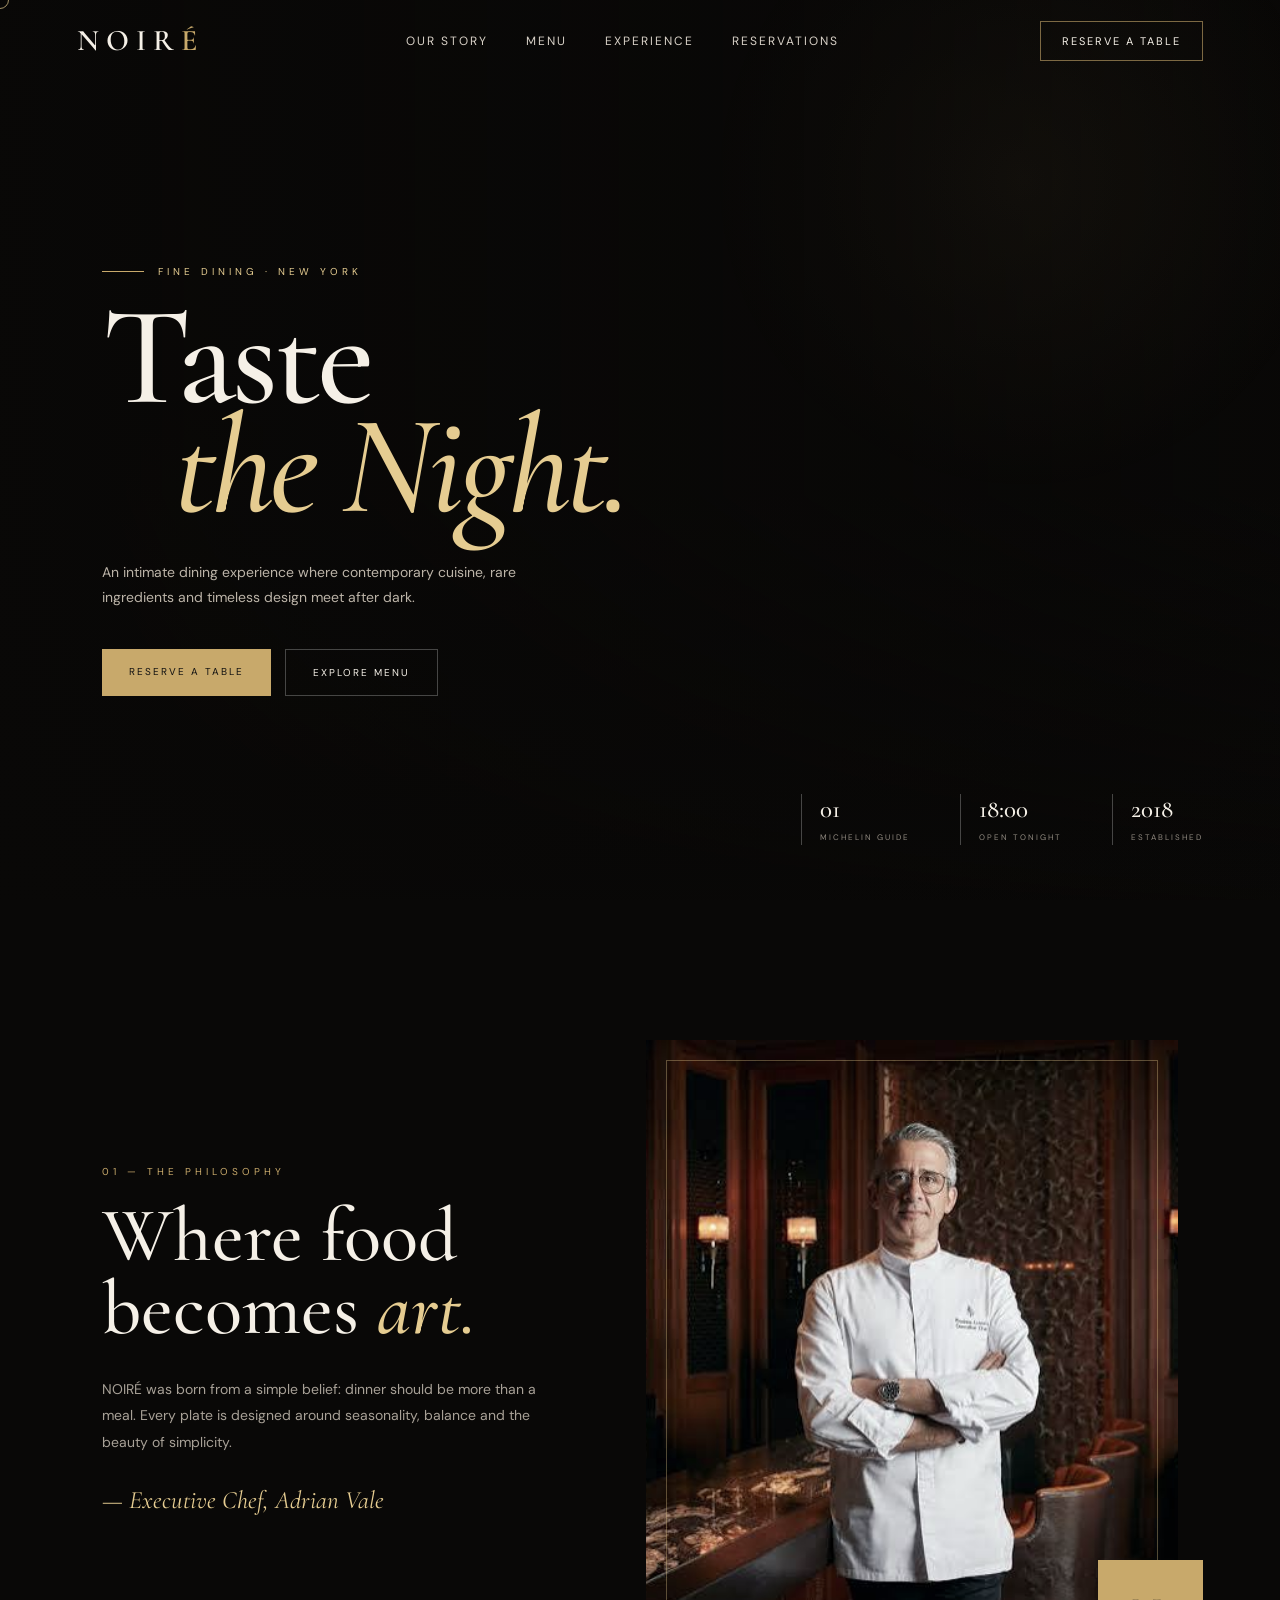
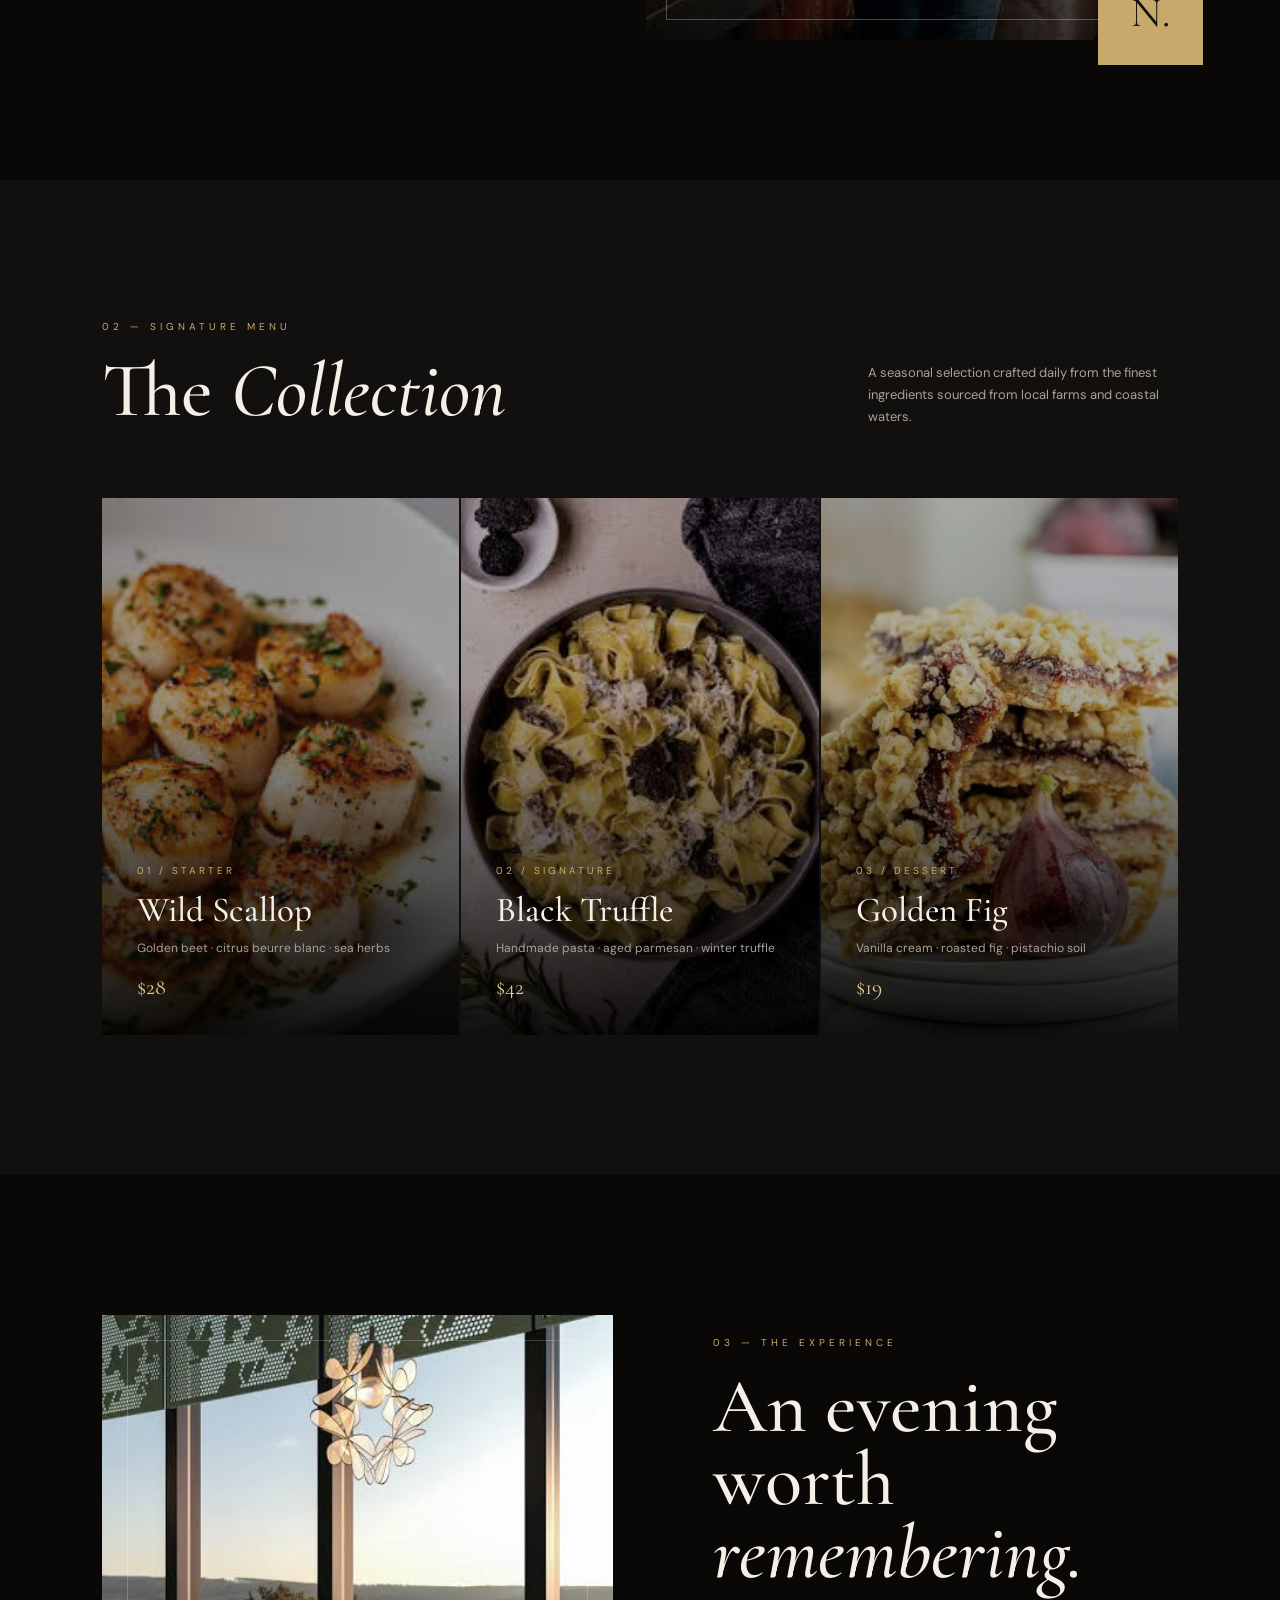
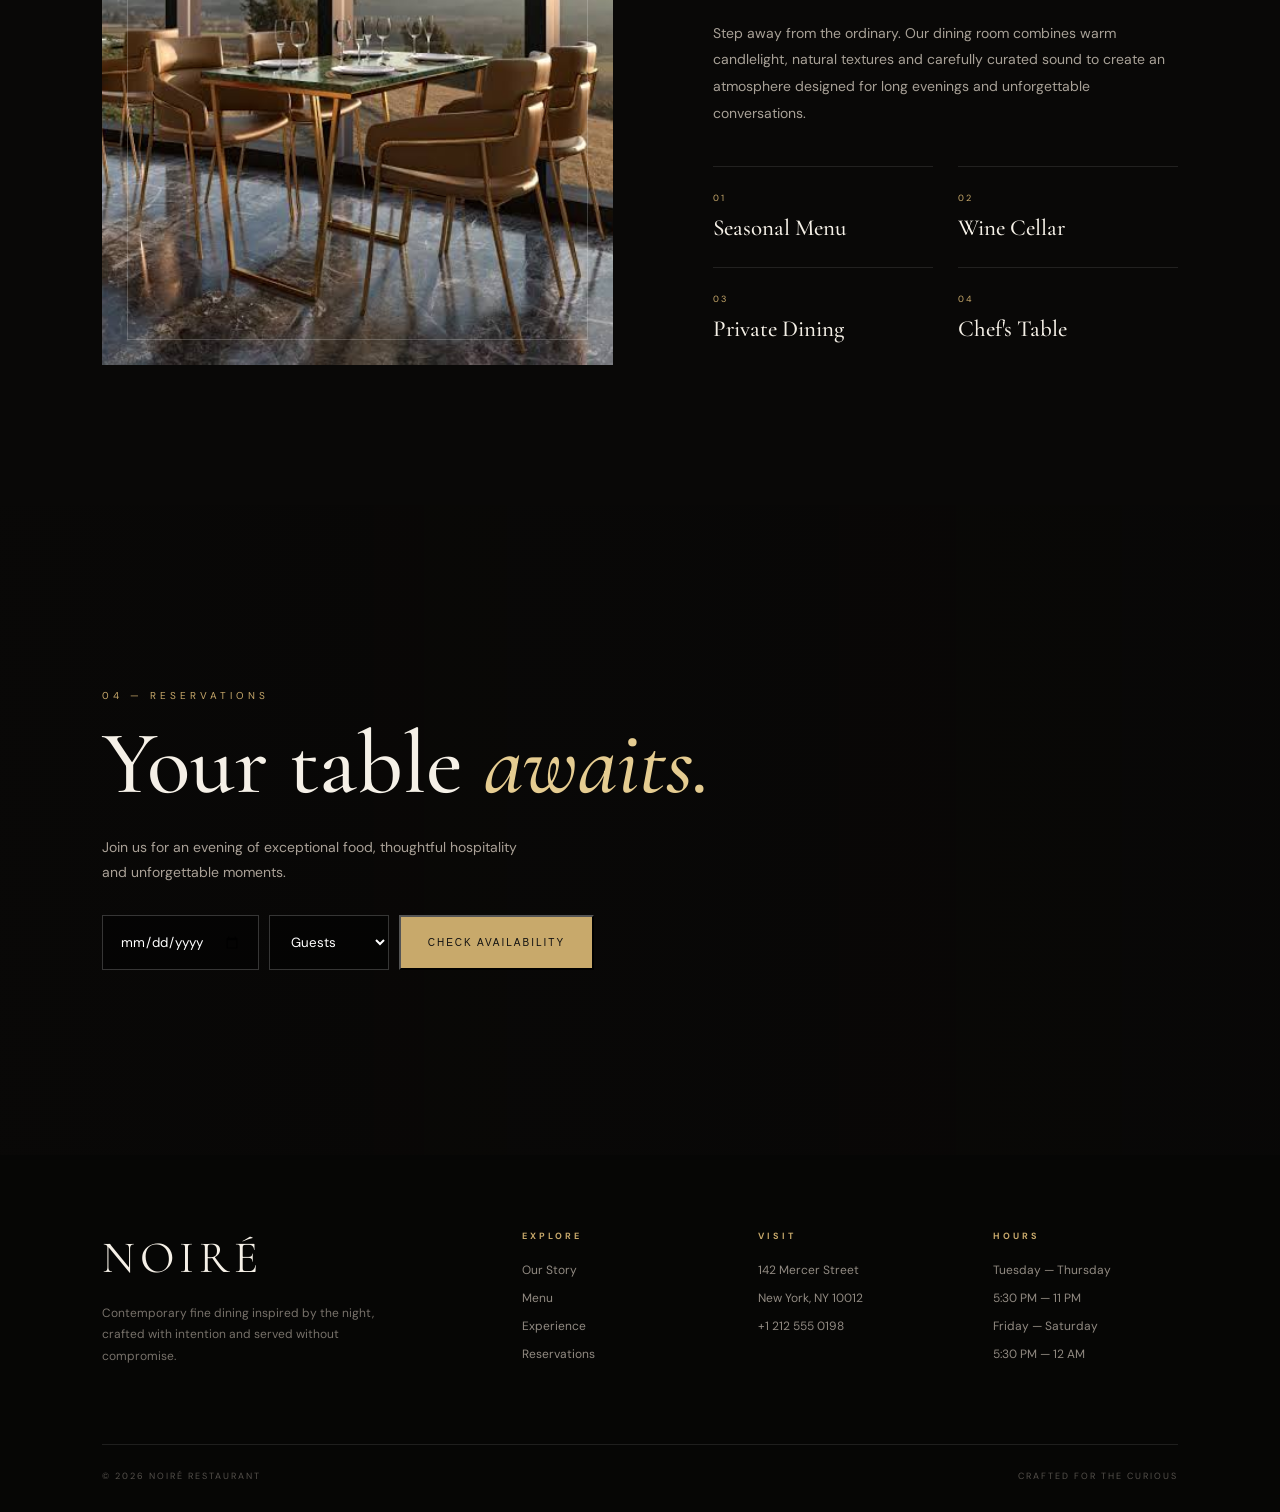
<file: projects/project-1/index.html>
<!DOCTYPE html>
<html lang="en">
<head>
<meta charset="UTF-8">
<meta name="viewport" content="width=device-width, initial-scale=1.0">
<title>NOIRÉ — Fine Dining</title>

<link rel="preconnect" href="https://fonts.googleapis.com">
<link rel="preconnect" href="https://fonts.gstatic.com" crossorigin>
<link href="https://fonts.googleapis.com/css2?family=Cormorant+Garamond:wght@400;500;600;700&family=DM+Sans:wght@300;400;500;600&display=swap" rel="stylesheet">

<style>
:root{
    --bg:#090807;
    --bg2:#11100e;
    --card:#151311;
    --gold:#c8a96b;
    --gold2:#e5cc91;
    --text:#f5f0e7;
    --muted:#a8a197;
    --line:rgba(255,255,255,.1);
    --serif:"Cormorant Garamond",serif;
    --sans:"DM Sans",sans-serif;
}

*{
    margin:0;
    padding:0;
    box-sizing:border-box;
}

html{
    scroll-behavior:smooth;
}

body{
    background:var(--bg);
    color:var(--text);
    font-family:var(--sans);
    overflow-x:hidden;
}

body:before{
    content:"";
    position:fixed;
    inset:0;
    pointer-events:none;
    background:
        radial-gradient(circle at 80% 20%,rgba(200,169,107,.07),transparent 25%),
        radial-gradient(circle at 10% 80%,rgba(200,169,107,.04),transparent 25%);
    z-index:-1;
}

::selection{
    background:var(--gold);
    color:#111;
}

a{
    color:inherit;
    text-decoration:none;
}

img{
    width:100%;
    display:block;
}

/* CURSOR */

.cursor{
    position:fixed;
    width:18px;
    height:18px;
    border:1px solid rgba(229,204,145,.7);
    border-radius:50%;
    pointer-events:none;
    transform:translate(-50%,-50%);
    z-index:9999;
    transition:.12s ease;
}

.cursor-glow{
    position:fixed;
    width:260px;
    height:260px;
    border-radius:50%;
    pointer-events:none;
    background:radial-gradient(circle,rgba(200,169,107,.08),transparent 65%);
    transform:translate(-50%,-50%);
    z-index:-1;
}

/* NAV */

nav{
    position:fixed;
    top:0;
    left:0;
    right:0;
    height:82px;
    padding:0 6%;
    display:flex;
    align-items:center;
    justify-content:space-between;
    z-index:1000;
    border-bottom:1px solid transparent;
    transition:.4s;
}

nav.scrolled{
    background:rgba(9,8,7,.82);
    backdrop-filter:blur(18px);
    border-color:var(--line);
}

.logo{
    font-family:var(--serif);
    font-size:30px;
    letter-spacing:7px;
    font-weight:600;
}

.logo span{
    color:var(--gold);
}

.nav-links{
    display:flex;
    gap:38px;
    font-size:12px;
    text-transform:uppercase;
    letter-spacing:2px;
    color:#d8d1c7;
}

.nav-links a{
    position:relative;
}

.nav-links a:after{
    content:"";
    position:absolute;
    bottom:-8px;
    left:0;
    width:0;
    height:1px;
    background:var(--gold);
    transition:.3s;
}

.nav-links a:hover:after{
    width:100%;
}

.nav-btn{
    padding:12px 21px;
    border:1px solid rgba(200,169,107,.6);
    font-size:11px;
    text-transform:uppercase;
    letter-spacing:2px;
    transition:.3s;
}

.nav-btn:hover{
    background:var(--gold);
    color:#111;
}

.menu-toggle{
    display:none;
    font-size:25px;
}

/* HERO */

.hero{
    min-height:100vh;
    position:relative;
    display:flex;
    align-items:center;
    overflow:hidden;
}

.hero-image{
    position:absolute;
    inset:0;
    background:
        linear-gradient(90deg,rgba(9,8,7,.98) 0%,rgba(9,8,7,.7) 40%,rgba(9,8,7,.18) 100%),
        linear-gradient(0deg,rgba(9,8,7,.85),transparent 45%),
        url("https://images.unsplash.com/photo-1414235077428-338989a2e8c0?auto=format&fit=crop&w=2200&q=90")
        center/cover;
    transform:scale(1.03);
    animation:heroZoom 12s ease forwards;
}

@keyframes heroZoom{
    from{transform:scale(1.08)}
    to{transform:scale(1)}
}

.hero-content{
    position:relative;
    z-index:2;
    width:100%;
    padding:130px 8% 70px;
}

.eyebrow{
    display:flex;
    align-items:center;
    gap:14px;
    color:var(--gold2);
    text-transform:uppercase;
    font-size:10px;
    letter-spacing:4px;
    margin-bottom:25px;
}

.eyebrow:before{
    content:"";
    width:42px;
    height:1px;
    background:var(--gold);
}

.hero h1{
    font-family:var(--serif);
    font-size:clamp(76px,11vw,170px);
    line-height:.78;
    font-weight:500;
    letter-spacing:-5px;
    max-width:900px;
}

.hero h1 em{
    display:block;
    color:var(--gold2);
    font-style:italic;
    padding-left:8%;
}

.hero-description{
    max-width:420px;
    color:#bcb4a8;
    line-height:1.8;
    font-size:14px;
    margin-top:38px;
}

.hero-actions{
    display:flex;
    gap:14px;
    margin-top:38px;
}

.btn{
    padding:16px 27px;
    text-transform:uppercase;
    letter-spacing:2px;
    font-size:10px;
    transition:.3s;
}

.btn-primary{
    background:var(--gold);
    color:#111;
}

.btn-primary:hover{
    background:var(--gold2);
    transform:translateY(-3px);
}

.btn-outline{
    border:1px solid rgba(255,255,255,.25);
}

.btn-outline:hover{
    border-color:var(--gold);
    color:var(--gold2);
}

.hero-meta{
    position:absolute;
    right:6%;
    bottom:55px;
    display:flex;
    gap:50px;
    z-index:2;
}

.meta-item{
    border-left:1px solid rgba(255,255,255,.25);
    padding-left:18px;
}

.meta-item strong{
    display:block;
    font-family:var(--serif);
    font-size:25px;
    font-weight:500;
}

.meta-item span{
    color:#918a80;
    text-transform:uppercase;
    letter-spacing:2px;
    font-size:8px;
}

/* INTRO */

.section{
    padding:140px 8%;
}

.intro{
    display:grid;
    grid-template-columns:1fr 1.2fr;
    gap:100px;
    align-items:center;
}

.section-label{
    color:var(--gold);
    font-size:10px;
    text-transform:uppercase;
    letter-spacing:4px;
    margin-bottom:22px;
}

.intro h2,
.section-title{
    font-family:var(--serif);
    font-size:clamp(48px,6vw,85px);
    font-weight:500;
    line-height:.95;
}

.intro h2 em{
    color:var(--gold2);
    font-style:italic;
}

.intro-text{
    color:var(--muted);
    line-height:1.9;
    font-size:14px;
    margin-top:30px;
    max-width:470px;
}

.signature{
    margin-top:30px;
    color:var(--gold2);
    font-family:var(--serif);
    font-size:25px;
    font-style:italic;
}

.intro-visual{
    position:relative;
}

.intro-visual img{
    height:600px;
    object-fit:cover;
    filter:saturate(.75);
}

.intro-frame{
    position:absolute;
    inset:20px;
    border:1px solid rgba(229,204,145,.35);
    pointer-events:none;
}

.intro-number{
    position:absolute;
    bottom:-25px;
    right:-25px;
    background:var(--gold);
    color:#111;
    width:105px;
    height:105px;
    display:grid;
    place-items:center;
    font-family:var(--serif);
    font-size:42px;
}

/* MENU */

.menu-section{
    background:var(--bg2);
    position:relative;
}

.menu-head{
    display:flex;
    align-items:end;
    justify-content:space-between;
    margin-bottom:70px;
}

.menu-note{
    max-width:310px;
    color:var(--muted);
    line-height:1.7;
    font-size:13px;
}

.menu-grid{
    display:grid;
    grid-template-columns:repeat(3,1fr);
    gap:2px;
}

.dish{
    position:relative;
    min-height:480px;
    overflow:hidden;
    background:#111;
}

.dish img{
    height:100%;
    object-fit:cover;
    transition:1s;
    filter:brightness(.68) saturate(.8);
}

.dish:hover img{
    transform:scale(1.07);
    filter:brightness(.55) saturate(1);
}

.dish-overlay{
    position:absolute;
    inset:0;
    display:flex;
    flex-direction:column;
    justify-content:end;
    padding:35px;
    background:linear-gradient(transparent 35%,rgba(0,0,0,.9));
}

.dish-number{
    color:var(--gold);
    font-size:10px;
    letter-spacing:3px;
    margin-bottom:12px;
}

.dish h3{
    font-family:var(--serif);
    font-size:35px;
    font-weight:500;
}

.dish p{
    color:#aaa197;
    font-size:12px;
    line-height:1.6;
    max-width:300px;
    margin-top:8px;
}

.price{
    color:var(--gold2);
    margin-top:15px;
    font-family:var(--serif);
    font-size:22px;
}

/* EXPERIENCE */

.experience{
    display:grid;
    grid-template-columns:1.1fr 1fr;
    gap:100px;
    align-items:center;
}

.experience-image{
    height:650px;
    position:relative;
}

.experience-image img{
    height:100%;
    object-fit:cover;
}

.experience-image:after{
    content:"";
    position:absolute;
    inset:25px;
    border:1px solid rgba(255,255,255,.2);
}

.experience-copy p{
    color:var(--muted);
    line-height:1.9;
    font-size:14px;
    margin:30px 0;
    max-width:480px;
}

.features{
    display:grid;
    grid-template-columns:repeat(2,1fr);
    gap:25px;
    margin-top:40px;
}

.feature{
    border-top:1px solid var(--line);
    padding-top:18px;
}

.feature span{
    color:var(--gold);
    font-size:9px;
    text-transform:uppercase;
    letter-spacing:2px;
}

.feature h4{
    font-family:var(--serif);
    font-size:23px;
    font-weight:500;
    margin-top:8px;
}

/* RESERVATION */

.reservation{
    min-height:650px;
    position:relative;
    display:flex;
    align-items:center;
    overflow:hidden;
}

.reservation-bg{
    position:absolute;
    inset:0;
    background:
        linear-gradient(90deg,rgba(9,8,7,.98),rgba(9,8,7,.68)),
        url("https://images.unsplash.com/photo-1515003197210-e0cd71810b5f?auto=format&fit=crop&w=2200&q=90")
        center/cover;
}

.reservation-content{
    position:relative;
    z-index:2;
    padding:100px 8%;
    width:100%;
}

.reservation-content h2{
    font-family:var(--serif);
    font-size:clamp(55px,7vw,95px);
    font-weight:500;
    line-height:.9;
    max-width:700px;
}

.reservation-content h2 em{
    color:var(--gold2);
    font-style:italic;
}

.reservation-content p{
    color:#aaa197;
    max-width:430px;
    line-height:1.8;
    margin:30px 0;
    font-size:14px;
}

.reservation-form{
    display:flex;
    gap:10px;
    flex-wrap:wrap;
}

.reservation-form input,
.reservation-form select{
    background:rgba(0,0,0,.45);
    border:1px solid rgba(255,255,255,.2);
    color:white;
    padding:17px;
    outline:none;
    font-family:var(--sans);
}

.reservation-form input:focus,
.reservation-form select:focus{
    border-color:var(--gold);
}

/* FOOTER */

footer{
    padding:75px 8% 30px;
    background:#060605;
}

.footer-top{
    display:grid;
    grid-template-columns:2fr 1fr 1fr 1fr;
    gap:50px;
    padding-bottom:70px;
}

.footer-logo{
    font-family:var(--serif);
    font-size:45px;
    letter-spacing:5px;
}

.footer-brand p{
    color:#77716a;
    max-width:300px;
    line-height:1.8;
    font-size:12px;
    margin-top:18px;
}

.footer-col h4{
    color:var(--gold);
    font-size:9px;
    letter-spacing:3px;
    text-transform:uppercase;
    margin-bottom:20px;
}

.footer-col a,
.footer-col p{
    display:block;
    color:#918a82;
    font-size:12px;
    margin-bottom:12px;
}

.footer-col a:hover{
    color:var(--gold2);
}

.footer-bottom{
    border-top:1px solid var(--line);
    padding-top:25px;
    display:flex;
    justify-content:space-between;
    color:#55514c;
    font-size:9px;
    letter-spacing:2px;
    text-transform:uppercase;
}

/* REVEAL */

.reveal{
    opacity:0;
    transform:translateY(35px);
    transition:1s ease;
}

.reveal.visible{
    opacity:1;
    transform:none;
}

/* MOBILE */

@media(max-width:850px){

    nav{
        height:70px;
        padding:0 6%;
    }

    .nav-links{
        position:fixed;
        top:70px;
        left:0;
        right:0;
        background:rgba(9,8,7,.98);
        backdrop-filter:blur(20px);
        flex-direction:column;
        padding:35px;
        gap:25px;
        transform:translateY(-150%);
        transition:.4s;
    }

    .nav-links.active{
        transform:translateY(0);
    }

    .nav-btn{
        display:none;
    }

    .menu-toggle{
        display:block;
    }

    .hero-content{
        padding:150px 7% 130px;
    }

    .hero h1{
        font-size:19vw;
        letter-spacing:-2px;
    }

    .hero-meta{
        position:relative;
        right:auto;
        bottom:auto;
        margin:60px 7%;
        gap:25px;
    }

    .intro,
    .experience{
        grid-template-columns:1fr;
        gap:55px;
    }

    .intro-visual img{
        height:470px;
    }

    .menu-head{
        display:block;
    }

    .menu-note{
        margin-top:25px;
    }

    .menu-grid{
        grid-template-columns:1fr;
    }

    .dish{
        min-height:440px;
    }

    .experience-image{
        height:500px;
    }

    .footer-top{
        grid-template-columns:1fr 1fr;
    }

    .footer-brand{
        grid-column:1/-1;
    }

    .footer-bottom{
        flex-direction:column;
        gap:12px;
    }
}

@media(max-width:500px){

    .section{
        padding:95px 7%;
    }

    .hero-description{
        font-size:13px;
    }

    .hero-actions{
        flex-direction:column;
        max-width:220px;
    }

    .features{
        grid-template-columns:1fr;
    }

    .reservation-form{
        flex-direction:column;
        max-width:300px;
    }

    .reservation-form input,
    .reservation-form select,
    .reservation-form .btn{
        width:100%;
    }

    .footer-top{
        grid-template-columns:1fr;
    }

    .footer-brand{
        grid-column:auto;
    }
}
</style>
</head>

<body>

<div class="cursor"></div>
<div class="cursor-glow"></div>

<nav id="navbar">
    <a href="#" class="logo">NOIR<span>É</span></a>

    <div class="nav-links" id="navLinks">
        <a href="#story">Our Story</a>
        <a href="#menu">Menu</a>
        <a href="#experience">Experience</a>
        <a href="#reserve">Reservations</a>
    </div>

    <a href="#reserve" class="nav-btn">Reserve a Table</a>

    <div class="menu-toggle" id="menuToggle">☰</div>
</nav>


<section class="hero">

    <div class="hero-image"></div>

    <div class="hero-content">
        <div class="eyebrow">Fine Dining · New York</div>

        <h1>
            Taste
            <em>the Night.</em>
        </h1>

        <p class="hero-description">
            An intimate dining experience where contemporary cuisine,
            rare ingredients and timeless design meet after dark.
        </p>

        <div class="hero-actions">
            <a href="#reserve" class="btn btn-primary">Reserve a Table</a>
            <a href="#menu" class="btn btn-outline">Explore Menu</a>
        </div>
    </div>

    <div class="hero-meta">
        <div class="meta-item">
            <strong>01</strong>
            <span>Michelin Guide</span>
        </div>

        <div class="meta-item">
            <strong>18:00</strong>
            <span>Open Tonight</span>
        </div>

        <div class="meta-item">
            <strong>2018</strong>
            <span>Established</span>
        </div>
    </div>

</section>


<section class="section" id="story">

    <div class="intro">

        <div class="reveal">
            <div class="section-label">01 — The Philosophy</div>

            <h2>
                Where food
                becomes <em>art.</em>
            </h2>

            <p class="intro-text">
                NOIRÉ was born from a simple belief: dinner should be
                more than a meal. Every plate is designed around
                seasonality, balance and the beauty of simplicity.
            </p>

            <div class="signature">— Executive Chef, Adrian Vale</div>
        </div>

        <div class="intro-visual reveal">
            <img src="pic/chef.jfif">
            <div class="intro-frame"></div>
            <div class="intro-number">N.</div>
        </div>

    </div>

</section>


<section class="section menu-section" id="menu">

    <div class="menu-head reveal">
        <div>
            <div class="section-label">02 — Signature Menu</div>
            <h2 class="section-title">The <em>Collection</em></h2>
        </div>

        <p class="menu-note">
            A seasonal selection crafted daily from the finest
            ingredients sourced from local farms and coastal waters.
        </p>
    </div>

    <div class="menu-grid">

        <article class="dish reveal">
            <img src="pic/Wild Scallop.jfif">
            <div class="dish-overlay">
                <span class="dish-number">01 / STARTER</span>
                <h3>Wild Scallop</h3>
                <p>Golden beet · citrus beurre blanc · sea herbs</p>
                <div class="price">$28</div>
            </div>
        </article>

        <article class="dish reveal">
            <img src="pic/Black Truffle.jfif">
            <div class="dish-overlay">
                <span class="dish-number">02 / SIGNATURE</span>
                <h3>Black Truffle</h3>
                <p>Handmade pasta · aged parmesan · winter truffle</p>
                <div class="price">$42</div>
            </div>
        </article>

        <article class="dish reveal">
            <img src="pic/Golden Fig.jfif">
            <div class="dish-overlay">
                <span class="dish-number">03 / DESSERT</span>
                <h3>Golden Fig</h3>
                <p>Vanilla cream · roasted fig · pistachio soil</p>
                <div class="price">$19</div>
            </div>
        </article>

    </div>

</section>


<section class="section" id="experience">

    <div class="experience">

        <div class="experience-image reveal">
            <img src="pic/view.jfif">
        </div>

        <div class="experience-copy reveal">

            <div class="section-label">03 — The Experience</div>

            <h2 class="section-title">
                An evening
                worth <em>remembering.</em>
            </h2>

            <p>
                Step away from the ordinary. Our dining room combines
                warm candlelight, natural textures and carefully curated
                sound to create an atmosphere designed for long evenings
                and unforgettable conversations.
            </p>

            <div class="features">

                <div class="feature">
                    <span>01</span>
                    <h4>Seasonal Menu</h4>
                </div>

                <div class="feature">
                    <span>02</span>
                    <h4>Wine Cellar</h4>
                </div>

                <div class="feature">
                    <span>03</span>
                    <h4>Private Dining</h4>
                </div>

                <div class="feature">
                    <span>04</span>
                    <h4>Chef's Table</h4>
                </div>

            </div>

        </div>

    </div>

</section>


<section class="reservation" id="reserve">

    <div class="reservation-bg"></div>

    <div class="reservation-content reveal">

        <div class="section-label">04 — Reservations</div>

        <h2>
            Your table
            <em>awaits.</em>
        </h2>

        <p>
            Join us for an evening of exceptional food,
            thoughtful hospitality and unforgettable moments.
        </p>

        <form class="reservation-form" onsubmit="reserve(event)">
            <input type="date" required>
            <select required>
                <option value="">Guests</option>
                <option>2 Guests</option>
                <option>3 Guests</option>
                <option>4 Guests</option>
                <option>5 Guests</option>
                <option>6+ Guests</option>
            </select>
            <button class="btn btn-primary" type="submit">
                Check Availability
            </button>
        </form>

    </div>

</section>


<footer>

    <div class="footer-top">

        <div class="footer-brand">
            <div class="footer-logo">NOIRÉ</div>
            <p>
                Contemporary fine dining inspired by the night,
                crafted with intention and served without compromise.
            </p>
        </div>

        <div class="footer-col">
            <h4>Explore</h4>
            <a href="#story">Our Story</a>
            <a href="#menu">Menu</a>
            <a href="#experience">Experience</a>
            <a href="#reserve">Reservations</a>
        </div>

        <div class="footer-col">
            <h4>Visit</h4>
            <p>142 Mercer Street</p>
            <p>New York, NY 10012</p>
            <p>+1 212 555 0198</p>
        </div>

        <div class="footer-col">
            <h4>Hours</h4>
            <p>Tuesday — Thursday</p>
            <p>5:30 PM — 11 PM</p>
            <p>Friday — Saturday</p>
            <p>5:30 PM — 12 AM</p>
        </div>

    </div>

    <div class="footer-bottom">
        <span>© 2026 NOIRÉ RESTAURANT</span>
        <span>CRAFTED FOR THE CURIOUS</span>
    </div>

</footer>


<script>

const navbar = document.getElementById("navbar");
const navLinks = document.getElementById("navLinks");
const menuToggle = document.getElementById("menuToggle");

window.addEventListener("scroll", () => {
    navbar.classList.toggle("scrolled", window.scrollY > 40);
});

menuToggle.addEventListener("click", () => {
    navLinks.classList.toggle("active");
});

document.querySelectorAll(".nav-links a").forEach(link => {
    link.addEventListener("click", () => {
        navLinks.classList.remove("active");
    });
});


const observer = new IntersectionObserver(entries => {

    entries.forEach(entry => {

        if(entry.isIntersecting){
            entry.target.classList.add("visible");
            observer.unobserve(entry.target);
        }

    });

},{
    threshold:.12
});

document.querySelectorAll(".reveal").forEach(el => {
    observer.observe(el);
});


const cursor = document.querySelector(".cursor");
const glow = document.querySelector(".cursor-glow");

document.addEventListener("mousemove", e => {

    cursor.style.left = e.clientX + "px";
    cursor.style.top = e.clientY + "px";

    glow.style.left = e.clientX + "px";
    glow.style.top = e.clientY + "px";

});


document.querySelectorAll("a,button").forEach(el => {

    el.addEventListener("mouseenter", () => {
        cursor.style.transform = "translate(-50%,-50%) scale(2)";
        cursor.style.background = "rgba(200,169,107,.08)";
    });

    el.addEventListener("mouseleave", () => {
        cursor.style.transform = "translate(-50%,-50%) scale(1)";
        cursor.style.background = "transparent";
    });

});


function reserve(e){

    e.preventDefault();

    const button = e.target.querySelector("button");

    button.textContent = "Table Requested";

    button.style.background = "#e5cc91";

    setTimeout(() => {
        button.textContent = "Check Availability";
    },3000);
}

</script>

</body>
</html>
</file>
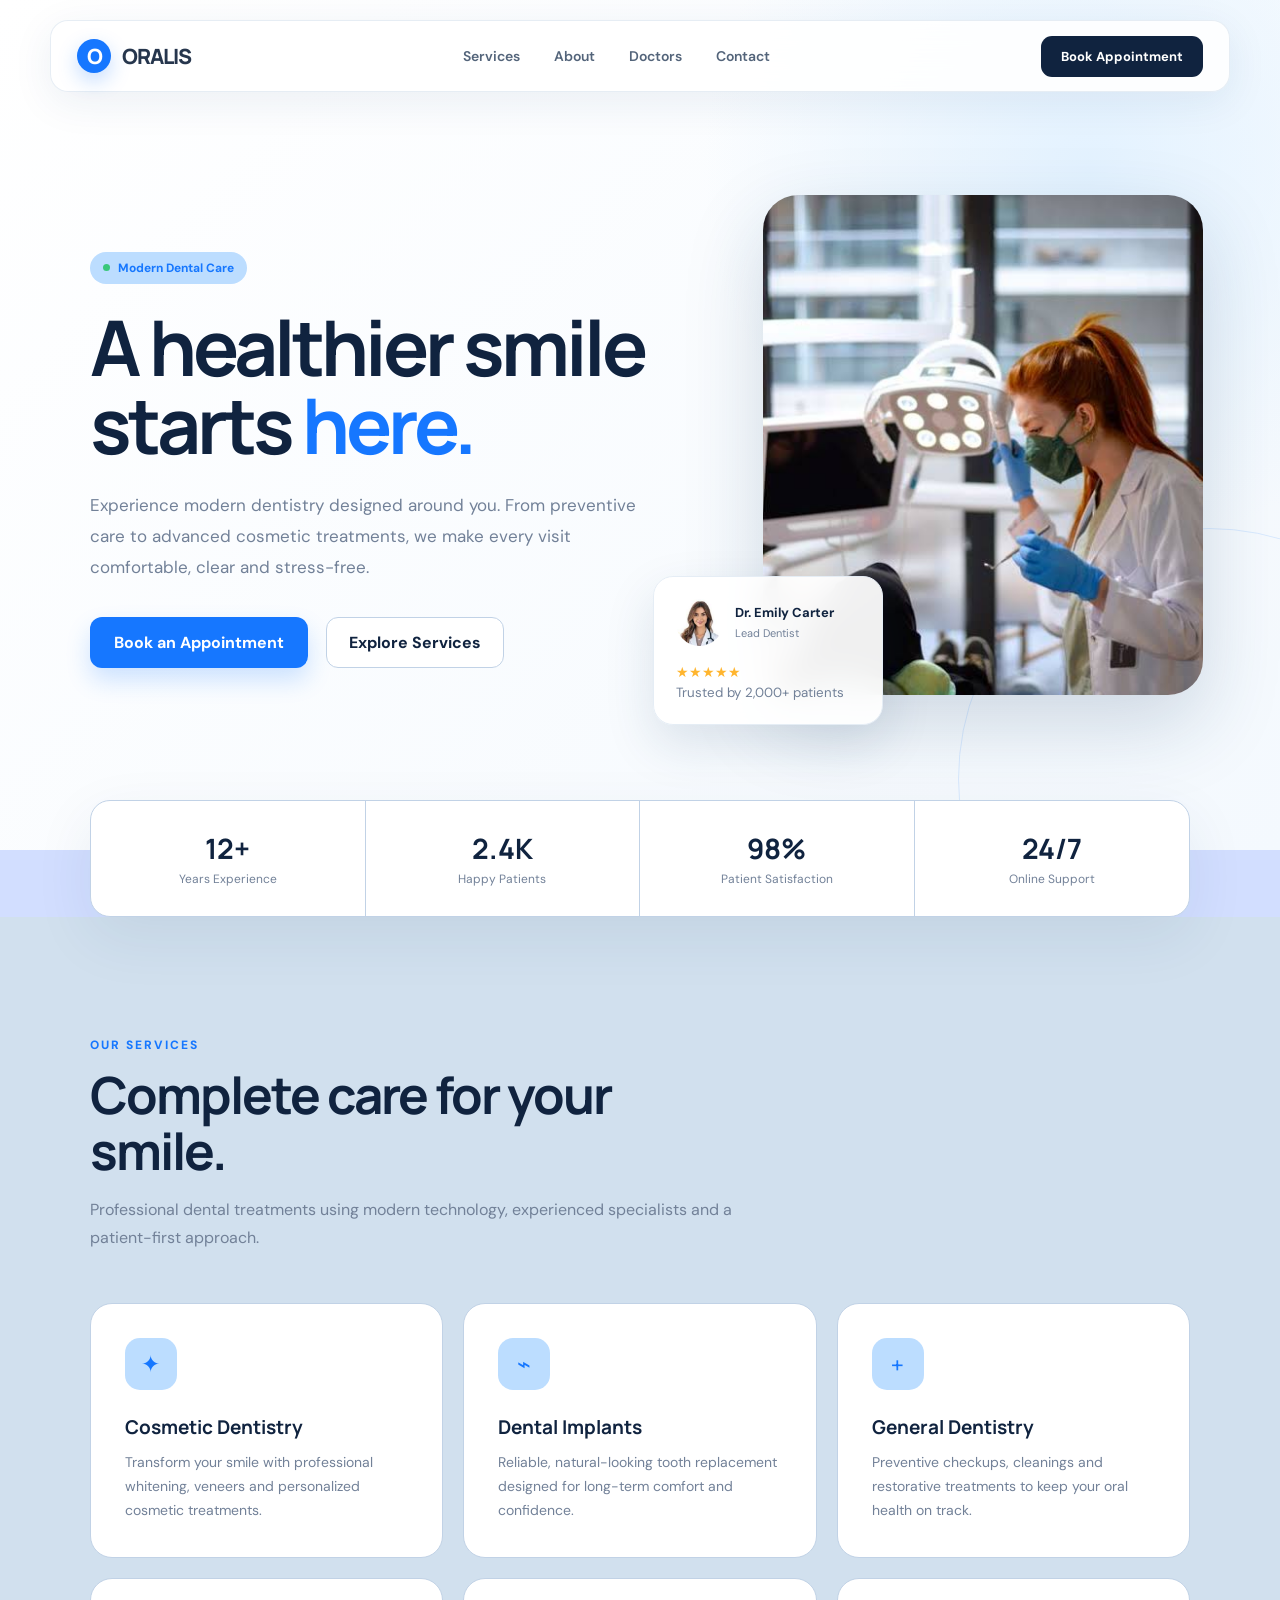
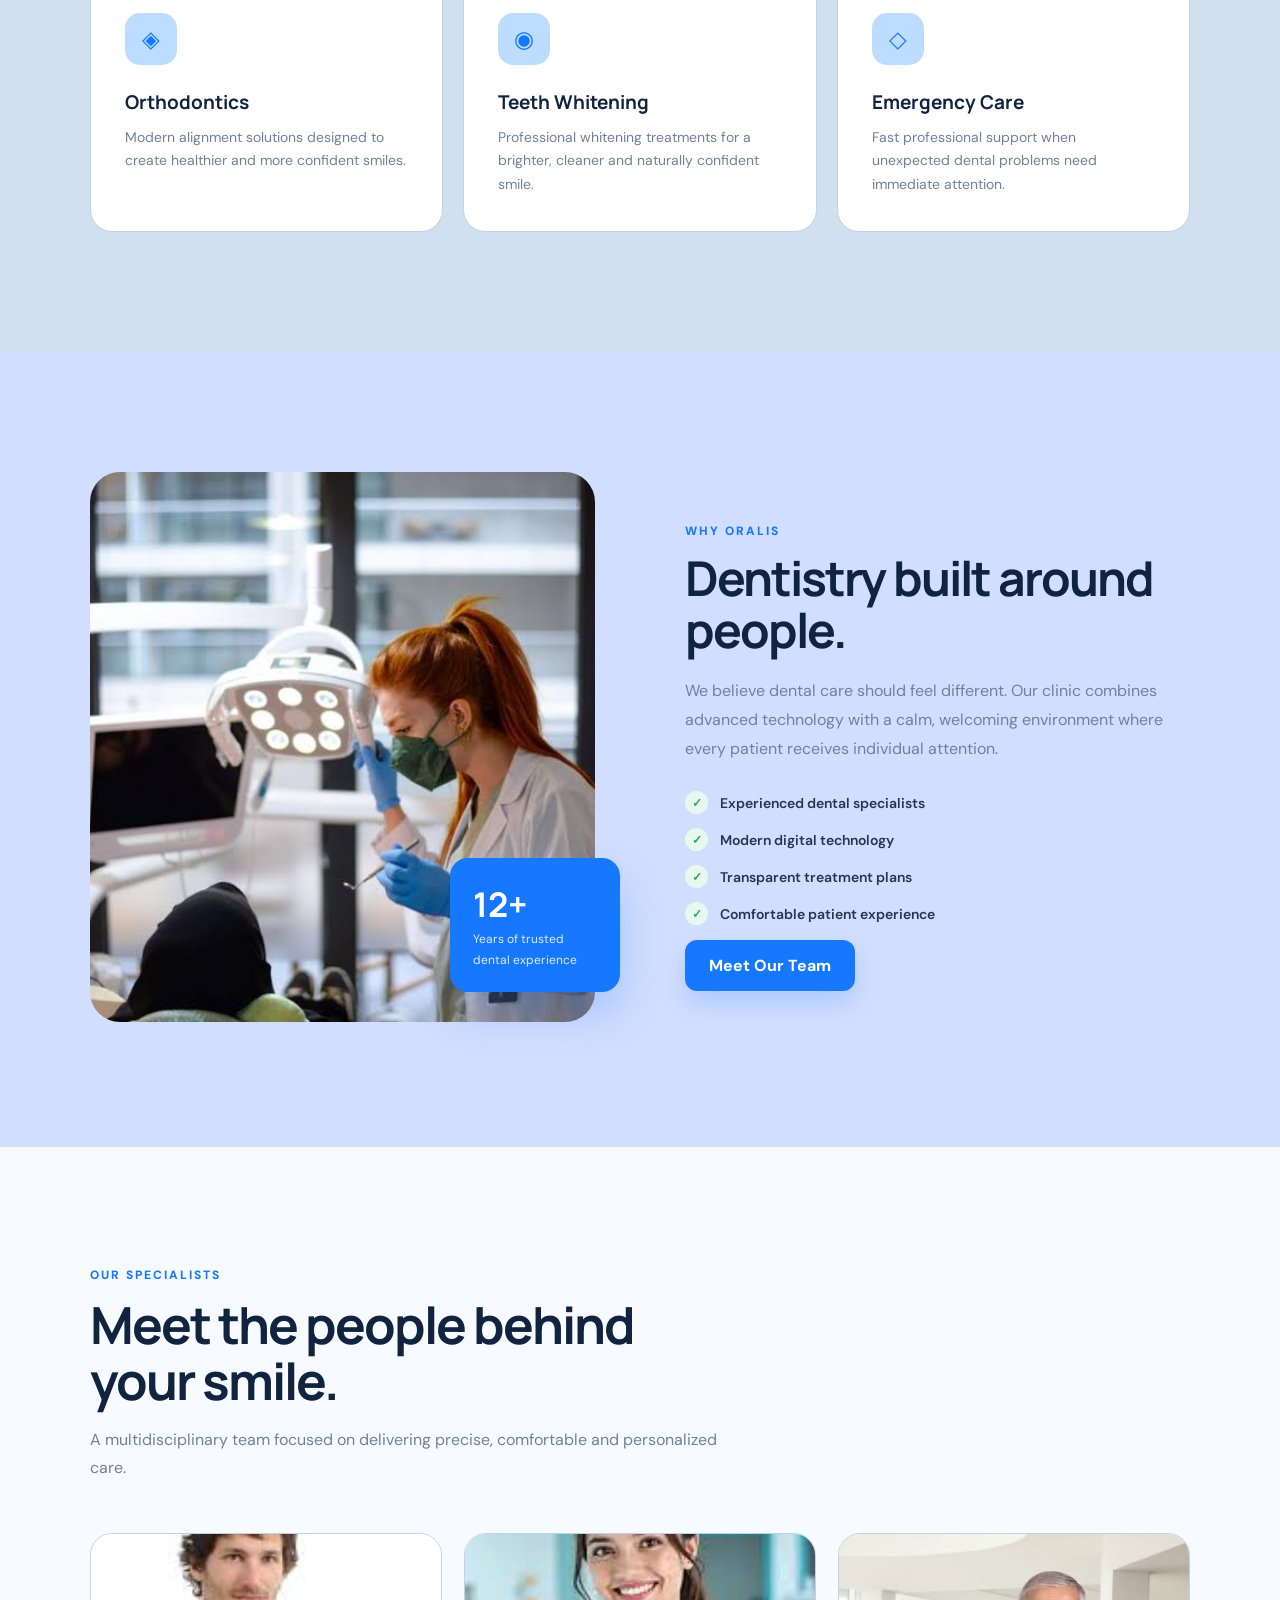
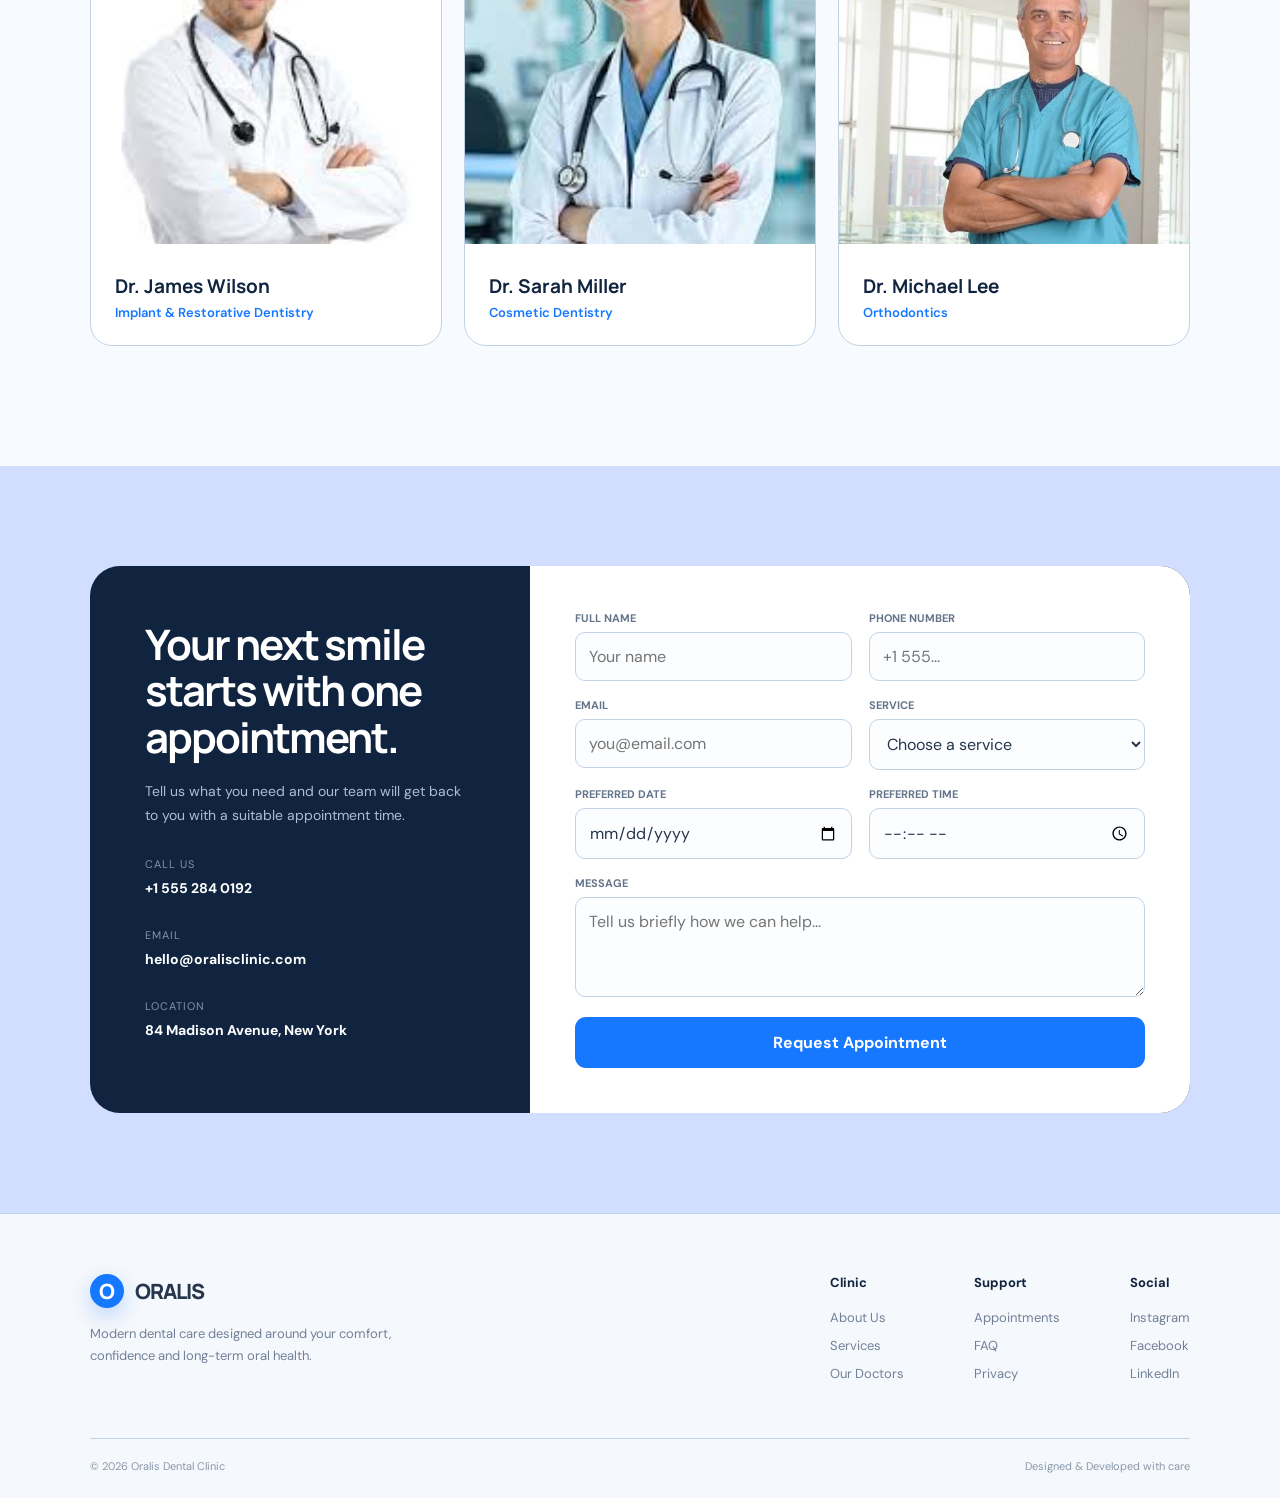
<file: projects/project-2/index.html>
<!DOCTYPE html>
<html lang="en">
<head>
    <meta charset="UTF-8">
    <meta name="viewport" content="width=device-width, initial-scale=1.0">

    <title>ORALIS — Modern Dental Clinic</title>

    <link rel="preconnect" href="https://fonts.googleapis.com">
    <link rel="preconnect" href="https://fonts.gstatic.com" crossorigin>

    <link href="https://fonts.googleapis.com/css2?family=DM+Sans:wght@400;500;600;700&family=Manrope:wght@500;600;700;800&display=swap" rel="stylesheet">

    <style>
        * {
            margin: 0;
            padding: 0;
            box-sizing: border-box;
        }

        :root {
            --blue: #1677ff;
            --blue-dark: #0955c9;
            --navy: #10233f;
            --text: #26364d;
            --muted: #728198;
            --bg: #d1e0ee;
            --white: #d2deff;
            --border: #c1d2e6;
            --soft-blue: #bcddff;
        }

        html {
            scroll-behavior: smooth;
        }

        body {
            font-family: "DM Sans", sans-serif;
            color: var(--text);
            background: var(--white);
            overflow-x: hidden;
        }

        h1,
        h2,
        h3,
        h4 {
            font-family: "Manrope", sans-serif;
            color: var(--navy);
        }

        a {
            text-decoration: none;
            color: inherit;
        }

        button,
        input,
        select,
        textarea {
            font: inherit;
        }

        /* NAV */

        .nav {
            position: fixed;
            top: 20px;
            left: 50%;
            transform: translateX(-50%);
            width: min(1180px, calc(100% - 40px));
            height: 72px;
            display: flex;
            align-items: center;
            justify-content: space-between;
            padding: 0 26px;
            background: rgba(255, 255, 255, .88);
            backdrop-filter: blur(18px);
            border: 1px solid rgba(228, 235, 243, .9);
            border-radius: 18px;
            z-index: 100;
            box-shadow: 0 10px 40px rgba(27, 66, 110, .08);
        }

        .logo {
            display: flex;
            align-items: center;
            gap: 11px;
            font-family: "Manrope", sans-serif;
            font-size: 21px;
            font-weight: 800;
            letter-spacing: -1px;
        }

        .logo-mark {
            width: 34px;
            height: 34px;
            border-radius: 50%;
            display: grid;
            place-items: center;
            background: var(--blue);
            color: white;
            font-weight: 800;
            box-shadow: 0 8px 20px rgba(22, 119, 255, .25);
        }

        .nav-links {
            display: flex;
            align-items: center;
            gap: 34px;
            color: #53647a;
            font-size: 14px;
            font-weight: 600;
        }

        .nav-links a {
            transition: .25s;
        }

        .nav-links a:hover {
            color: var(--blue);
        }

        .nav-btn {
            padding: 12px 20px;
            border-radius: 11px;
            background: var(--navy);
            color: white;
            font-size: 13px;
            font-weight: 700;
            transition: .25s;
        }

        .nav-btn:hover {
            background: var(--blue);
            transform: translateY(-2px);
        }

        .menu-btn {
            display: none;
            border: 0;
            background: transparent;
            font-size: 25px;
            cursor: pointer;
        }

        /* HERO */

        .hero {
            min-height: 850px;
            padding: 170px 7% 100px;
            display: flex;
            align-items: center;
            background:
                radial-gradient(circle at 85% 20%, #e3f2ff 0, transparent 30%),
                linear-gradient(135deg, #ffffff 0%, #f4f9fe 100%);
            position: relative;
            overflow: hidden;
        }

        .hero::before {
            content: "";
            position: absolute;
            width: 500px;
            height: 500px;
            border: 1px solid #d9eaff;
            border-radius: 50%;
            right: -180px;
            bottom: -180px;
        }

        .hero-content {
            width: 52%;
            position: relative;
            z-index: 2;
        }

        .eyebrow {
            display: inline-flex;
            align-items: center;
            gap: 8px;
            padding: 8px 13px;
            background: var(--soft-blue);
            color: var(--blue);
            border-radius: 30px;
            font-size: 12px;
            font-weight: 700;
            margin-bottom: 24px;
        }

        .eyebrow span {
            width: 7px;
            height: 7px;
            background: #39c77a;
            border-radius: 50%;
        }

        .hero h1 {
            font-size: clamp(48px, 6vw, 78px);
            line-height: 1.02;
            letter-spacing: -4px;
            max-width: 750px;
            margin-bottom: 26px;
        }

        .hero h1 strong {
            color: var(--blue);
        }

        .hero-text {
            max-width: 580px;
            color: var(--muted);
            font-size: 17px;
            line-height: 1.8;
            margin-bottom: 35px;
        }

        .hero-actions {
            display: flex;
            align-items: center;
            gap: 18px;
        }

        .primary-btn {
            padding: 15px 24px;
            border-radius: 12px;
            background: var(--blue);
            color: white;
            font-weight: 700;
            border: 0;
            cursor: pointer;
            box-shadow: 0 12px 25px rgba(22, 119, 255, .2);
            transition: .25s;
        }

        .primary-btn:hover {
            background: var(--blue-dark);
            transform: translateY(-3px);
        }

        .secondary-btn {
            padding: 14px 22px;
            border: 1px solid var(--border);
            border-radius: 12px;
            background: white;
            color: var(--navy);
            font-weight: 700;
        }

        /* HERO VISUAL */

        .hero-visual {
            position: absolute;
            right: 6%;
            width: 43%;
            max-width: 610px;
            height: 590px;
        }

        .hero-image {
            position: absolute;
            right: 0;
            top: 30px;
            width: 80%;
            height: 500px;
            object-fit: cover;
            border-radius: 35px;
            box-shadow: 0 30px 80px rgba(24, 62, 102, .18);
        }

        .hero-card {
            position: absolute;
            left: 0;
            bottom: 30px;
            width: 230px;
            padding: 22px;
            background: rgba(255,255,255,.94);
            backdrop-filter: blur(15px);
            border: 1px solid #e5edf5;
            border-radius: 20px;
            box-shadow: 0 20px 50px rgba(24, 62, 102, .13);
        }

        .doctor {
            display: flex;
            align-items: center;
            gap: 12px;
            margin-bottom: 17px;
        }

        .doctor img {
            width: 47px;
            height: 47px;
            border-radius: 50%;
            object-fit: cover;
        }

        .doctor strong {
            display: block;
            color: var(--navy);
            font-size: 13px;
        }

        .doctor span {
            color: var(--muted);
            font-size: 11px;
        }

        .stars {
            color: #ffb52e;
            font-size: 14px;
        }

        /* STATS */

        .stats {
            display: grid;
            grid-template-columns: repeat(4, 1fr);
            max-width: 1100px;
            margin: -50px auto 0;
            position: relative;
            z-index: 5;
            background: white;
            border: 1px solid var(--border);
            border-radius: 20px;
            box-shadow: 0 20px 60px rgba(25, 65, 105, .08);
            overflow: hidden;
        }

        .stat {
            padding: 28px;
            text-align: center;
            border-right: 1px solid var(--border);
        }

        .stat:last-child {
            border: 0;
        }

        .stat strong {
            display: block;
            font-family: "Manrope";
            font-size: 28px;
            color: var(--navy);
        }

        .stat span {
            color: var(--muted);
            font-size: 12px;
        }

        /* SERVICES */

        .section {
            padding: 120px 7%;
        }

        .section-head {
            max-width: 650px;
            margin-bottom: 50px;
        }

        .section-label {
            color: var(--blue);
            font-size: 12px;
            font-weight: 800;
            letter-spacing: 2px;
            text-transform: uppercase;
            margin-bottom: 13px;
        }

        .section-head h2 {
            font-size: clamp(35px, 4vw, 53px);
            letter-spacing: -2px;
            line-height: 1.1;
            margin-bottom: 17px;
        }

        .section-head p {
            color: var(--muted);
            line-height: 1.8;
        }

        .services {
            background: var(--bg);
        }

        .service-grid {
            display: grid;
            grid-template-columns: repeat(3, 1fr);
            gap: 20px;
        }

        .service {
            padding: 34px;
            background: white;
            border: 1px solid var(--border);
            border-radius: 22px;
            transition: .3s;
        }

        .service:hover {
            transform: translateY(-7px);
            box-shadow: 0 20px 50px rgba(25, 65, 105, .1);
            border-color: #cfe4fa;
        }

        .service-icon {
            width: 52px;
            height: 52px;
            display: grid;
            place-items: center;
            background: var(--soft-blue);
            color: var(--blue);
            border-radius: 15px;
            font-size: 23px;
            margin-bottom: 24px;
        }

        .service h3 {
            font-size: 19px;
            margin-bottom: 11px;
        }

        .service p {
            color: var(--muted);
            font-size: 14px;
            line-height: 1.7;
        }

        /* ABOUT */

        .about {
            display: grid;
            grid-template-columns: 1fr 1fr;
            gap: 90px;
            align-items: center;
        }

        .about-image {
            position: relative;
        }

        .about-image img {
            width: 100%;
            height: 550px;
            object-fit: cover;
            border-radius: 30px;
        }

        .experience {
            position: absolute;
            right: -25px;
            bottom: 35px;
            background: var(--blue);
            color: white;
            padding: 23px;
            border-radius: 18px;
            width: 170px;
            box-shadow: 0 20px 40px rgba(22,119,255,.25);
        }

        .experience strong {
            display: block;
            font-family: "Manrope";
            font-size: 34px;
        }

        .experience span {
            font-size: 12px;
            opacity: .85;
        }

        .about-content h2 {
            font-size: 48px;
            letter-spacing: -2px;
            line-height: 1.1;
            margin-bottom: 20px;
        }

        .about-content > p {
            color: var(--muted);
            line-height: 1.8;
            margin-bottom: 28px;
        }

        .checks {
            display: grid;
            gap: 14px;
            margin-bottom: 30px;
        }

        .check {
            display: flex;
            gap: 12px;
            align-items: center;
            font-size: 14px;
            font-weight: 600;
        }

        .check i {
            width: 23px;
            height: 23px;
            display: grid;
            place-items: center;
            border-radius: 50%;
            background: #e8f8ef;
            color: #29a968;
            font-size: 12px;
            font-style: normal;
        }

        /* DOCTORS */

        .doctors {
            background: #f7fbff;
        }

        .doctor-grid {
            display: grid;
            grid-template-columns: repeat(3, 1fr);
            gap: 22px;
        }

        .doctor-card {
            background: white;
            border-radius: 22px;
            overflow: hidden;
            border: 1px solid var(--border);
        }

        .doctor-card img {
            width: 100%;
            height: 310px;
            object-fit: cover;
        }

        .doctor-info {
            padding: 24px;
        }

        .doctor-info h3 {
            font-size: 19px;
            margin-bottom: 5px;
        }

        .doctor-info p {
            color: var(--blue);
            font-size: 13px;
            font-weight: 600;
        }

        /* BOOKING */

        .booking {
            padding: 100px 7%;
        }

        .booking-box {
            max-width: 1100px;
            margin: auto;
            display: grid;
            grid-template-columns: .8fr 1.2fr;
            background: var(--navy);
            border-radius: 30px;
            overflow: hidden;
        }

        .booking-info {
            padding: 55px;
            color: white;
        }

        .booking-info h2 {
            color: white;
            font-size: 42px;
            line-height: 1.1;
            letter-spacing: -2px;
            margin-bottom: 20px;
        }

        .booking-info p {
            color: #aebed2;
            line-height: 1.7;
            font-size: 14px;
        }

        .contact-item {
            margin-top: 30px;
        }

        .contact-item span {
            display: block;
            color: #8295ad;
            font-size: 11px;
            margin-bottom: 6px;
            text-transform: uppercase;
            letter-spacing: 1px;
        }

        .contact-item strong {
            font-size: 14px;
        }

        .booking-form {
            padding: 45px;
            background: white;
        }

        .form-grid {
            display: grid;
            grid-template-columns: 1fr 1fr;
            gap: 17px;
        }

        .field {
            display: flex;
            flex-direction: column;
            gap: 7px;
        }

        .field.full {
            grid-column: 1 / -1;
        }

        .field label {
            font-size: 11px;
            font-weight: 700;
            color: #64748a;
        }

        .field input,
        .field select,
        .field textarea {
            border: 1px solid var(--border);
            border-radius: 10px;
            padding: 13px;
            outline: none;
            color: var(--text);
            background: #fbfdff;
        }

        .field textarea {
            min-height: 100px;
            resize: vertical;
        }

        .field input:focus,
        .field select:focus,
        .field textarea:focus {
            border-color: var(--blue);
        }

        .form-submit {
            margin-top: 20px;
            width: 100%;
            padding: 15px;
            border: 0;
            border-radius: 11px;
            background: var(--blue);
            color: white;
            font-weight: 700;
            cursor: pointer;
        }

        /* FOOTER */

        footer {
            padding: 60px 7% 25px;
            background: #f5f8fc;
            border-top: 1px solid var(--border);
        }

        .footer-top {
            display: flex;
            justify-content: space-between;
            gap: 50px;
            padding-bottom: 45px;
        }

        .footer-brand {
            max-width: 320px;
        }

        .footer-brand p {
            color: var(--muted);
            line-height: 1.7;
            font-size: 13px;
            margin-top: 15px;
        }

        .footer-links {
            display: flex;
            gap: 70px;
        }

        .footer-col strong {
            display: block;
            color: var(--navy);
            font-size: 13px;
            margin-bottom: 18px;
        }

        .footer-col a {
            display: block;
            color: var(--muted);
            font-size: 13px;
            margin-bottom: 11px;
        }

        .copyright {
            padding-top: 20px;
            border-top: 1px solid var(--border);
            color: #8a98aa;
            font-size: 11px;
            display: flex;
            justify-content: space-between;
        }

        /* REVEAL */

        .reveal {
            opacity: 0;
            transform: translateY(25px);
            transition: .7s ease;
        }

        .reveal.active {
            opacity: 1;
            transform: translateY(0);
        }

        /* MOBILE */

        @media (max-width: 900px) {

            .nav-links,
            .nav-btn {
                display: none;
            }

            .menu-btn {
                display: block;
            }

            .hero {
                min-height: auto;
                padding-top: 150px;
                padding-bottom: 80px;
            }

            .hero-content {
                width: 100%;
            }

            .hero-visual {
                display: none;
            }

            .hero h1 {
                font-size: 54px;
            }

            .stats {
                margin: 0 20px;
                grid-template-columns: 1fr 1fr;
            }

            .stat:nth-child(2) {
                border-right: 0;
            }

            .stat:nth-child(-n+2) {
                border-bottom: 1px solid var(--border);
            }

            .service-grid,
            .doctor-grid {
                grid-template-columns: 1fr;
            }

            .about {
                grid-template-columns: 1fr;
                gap: 50px;
            }

            .about-image img {
                height: 420px;
            }

            .booking-box {
                grid-template-columns: 1fr;
            }

            .footer-top {
                flex-direction: column;
            }
        }

        @media (max-width: 600px) {

            .nav {
                width: calc(100% - 24px);
                top: 12px;
            }

            .hero {
                padding-left: 24px;
                padding-right: 24px;
            }

            .hero h1 {
                font-size: 43px;
                letter-spacing: -2px;
            }

            .hero-text {
                font-size: 15px;
            }

            .hero-actions {
                flex-direction: column;
                align-items: stretch;
            }

            .section {
                padding: 80px 24px;
            }

            .section-head h2,
            .about-content h2 {
                font-size: 36px;
            }

            .stats {
                margin: 0 12px;
            }

            .stat {
                padding: 22px 10px;
            }

            .booking {
                padding: 70px 18px;
            }

            .booking-info,
            .booking-form {
                padding: 30px 24px;
            }

            .form-grid {
                grid-template-columns: 1fr;
            }

            .field.full {
                grid-column: auto;
            }

            .footer-links {
                gap: 35px;
                flex-wrap: wrap;
            }

            .copyright {
                flex-direction: column;
                gap: 8px;
            }
        }
    </style>
</head>

<body>

    <!-- NAV -->

    <nav class="nav">

        <a href="#" class="logo">
            <span class="logo-mark">O</span>
            ORALIS
        </a>

        <div class="nav-links">
            <a href="#services">Services</a>
            <a href="#about">About</a>
            <a href="#doctors">Doctors</a>
            <a href="#booking">Contact</a>
        </div>

        <a href="#booking" class="nav-btn">
            Book Appointment
        </a>

        <button class="menu-btn">
            ☰
        </button>

    </nav>


    <!-- HERO -->

    <section class="hero">

        <div class="hero-content reveal">

            <div class="eyebrow">
                <span></span>
                Modern Dental Care
            </div>

            <h1>
                A healthier smile starts <strong>here.</strong>
            </h1>

            <p class="hero-text">
                Experience modern dentistry designed around you.
                From preventive care to advanced cosmetic treatments,
                we make every visit comfortable, clear and stress-free.
            </p>

            <div class="hero-actions">
                <a href="#booking" class="primary-btn">
                    Book an Appointment
                </a>

                <a href="#services" class="secondary-btn">
                    Explore Services
                </a>
            </div>

        </div>


        <div class="hero-visual">

            <img
                class="hero-image"
                src="dentist2.jfif"
            >

            <div class="hero-card">

                <div class="doctor">

                    <img
                        src="doctoy.jfif"
                        alt="Doctor"
                    >

                    <div>
                        <strong>Dr. Emily Carter</strong>
                        <span>Lead Dentist</span>
                    </div>

                </div>

                <div class="stars">
                    ★★★★★
                </div>

                <small style="color:#728198;">
                    Trusted by 2,000+ patients
                </small>

            </div>

        </div>

    </section>


    <!-- STATS -->

    <div class="stats reveal">

        <div class="stat">
            <strong>12+</strong>
            <span>Years Experience</span>
        </div>

        <div class="stat">
            <strong>2.4K</strong>
            <span>Happy Patients</span>
        </div>

        <div class="stat">
            <strong>98%</strong>
            <span>Patient Satisfaction</span>
        </div>

        <div class="stat">
            <strong>24/7</strong>
            <span>Online Support</span>
        </div>

    </div>


    <!-- SERVICES -->

    <section class="section services" id="services">

        <div class="section-head reveal">

            <div class="section-label">
                Our Services
            </div>

            <h2>
                Complete care for your smile.
            </h2>

            <p>
                Professional dental treatments using modern technology,
                experienced specialists and a patient-first approach.
            </p>

        </div>


        <div class="service-grid">

            <div class="service reveal">
                <div class="service-icon">✦</div>
                <h3>Cosmetic Dentistry</h3>
                <p>
                    Transform your smile with professional whitening,
                    veneers and personalized cosmetic treatments.
                </p>
            </div>

            <div class="service reveal">
                <div class="service-icon">⌁</div>
                <h3>Dental Implants</h3>
                <p>
                    Reliable, natural-looking tooth replacement
                    designed for long-term comfort and confidence.
                </p>
            </div>

            <div class="service reveal">
                <div class="service-icon">+</div>
                <h3>General Dentistry</h3>
                <p>
                    Preventive checkups, cleanings and restorative
                    treatments to keep your oral health on track.
                </p>
            </div>

            <div class="service reveal">
                <div class="service-icon">◈</div>
                <h3>Orthodontics</h3>
                <p>
                    Modern alignment solutions designed to create
                    healthier and more confident smiles.
                </p>
            </div>

            <div class="service reveal">
                <div class="service-icon">◉</div>
                <h3>Teeth Whitening</h3>
                <p>
                    Professional whitening treatments for a brighter,
                    cleaner and naturally confident smile.
                </p>
            </div>

            <div class="service reveal">
                <div class="service-icon">◇</div>
                <h3>Emergency Care</h3>
                <p>
                    Fast professional support when unexpected dental
                    problems need immediate attention.
                </p>
            </div>

        </div>

    </section>


    <!-- ABOUT -->

    <section class="section about" id="about">

        <div class="about-image reveal">

            <img
                src="dentist2.jfif"
                alt="Dental treatment"
            >

            <div class="experience">
                <strong>12+</strong>
                <span>Years of trusted dental experience</span>
            </div>

        </div>


        <div class="about-content reveal">

            <div class="section-label">
                Why Oralis
            </div>

            <h2>
                Dentistry built around people.
            </h2>

            <p>
                We believe dental care should feel different.
                Our clinic combines advanced technology with a calm,
                welcoming environment where every patient receives
                individual attention.
            </p>

            <div class="checks">

                <div class="check">
                    <i>✓</i>
                    Experienced dental specialists
                </div>

                <div class="check">
                    <i>✓</i>
                    Modern digital technology
                </div>

                <div class="check">
                    <i>✓</i>
                    Transparent treatment plans
                </div>

                <div class="check">
                    <i>✓</i>
                    Comfortable patient experience
                </div>

            </div>

            <a href="#booking" class="primary-btn">
                Meet Our Team
            </a>

        </div>

    </section>


    <!-- DOCTORS -->

    <section class="section doctors" id="doctors">

        <div class="section-head reveal">

            <div class="section-label">
                Our Specialists
            </div>

            <h2>
                Meet the people behind your smile.
            </h2>

            <p>
                A multidisciplinary team focused on delivering
                precise, comfortable and personalized care.
            </p>

        </div>


        <div class="doctor-grid">

            <div class="doctor-card reveal">

                <img
                    src="doctor 2.jfif"
                    alt="Dr. James Wilson"
                >

                <div class="doctor-info">
                    <h3>Dr. James Wilson</h3>
                    <p>Implant & Restorative Dentistry</p>
                </div>

            </div>


            <div class="doctor-card reveal">

                <img
                    src="doctor 1.jfif"
                    alt="Dr. Sarah Miller"
                >

                <div class="doctor-info">
                    <h3>Dr. Sarah Miller</h3>
                    <p>Cosmetic Dentistry</p>
                </div>

            </div>


            <div class="doctor-card reveal">

                <img
                    src="doctor 3.jfif"
                    alt="Dr. Michael Lee"
                >

                <div class="doctor-info">
                    <h3>Dr. Michael Lee</h3>
                    <p>Orthodontics</p>
                </div>

            </div>

        </div>

    </section>


    <!-- BOOKING -->

    <section class="booking" id="booking">

        <div class="booking-box reveal">

            <div class="booking-info">

                <h2>
                    Your next smile starts with one appointment.
                </h2>

                <p>
                    Tell us what you need and our team will get
                    back to you with a suitable appointment time.
                </p>

                <div class="contact-item">
                    <span>Call us</span>
                    <strong>+1 555 284 0192</strong>
                </div>

                <div class="contact-item">
                    <span>Email</span>
                    <strong>hello@oralisclinic.com</strong>
                </div>

                <div class="contact-item">
                    <span>Location</span>
                    <strong>84 Madison Avenue, New York</strong>
                </div>

            </div>


            <form class="booking-form" id="bookingForm">

                <div class="form-grid">

                    <div class="field">
                        <label>FULL NAME</label>
                        <input
                            type="text"
                            placeholder="Your name"
                            required
                        >
                    </div>

                    <div class="field">
                        <label>PHONE NUMBER</label>
                        <input
                            type="tel"
                            placeholder="+1 555..."
                            required
                        >
                    </div>

                    <div class="field">
                        <label>EMAIL</label>
                        <input
                            type="email"
                            placeholder="you@email.com"
                            required
                        >
                    </div>

                    <div class="field">
                        <label>SERVICE</label>

                        <select required>
                            <option value="">Choose a service</option>
                            <option>General Dentistry</option>
                            <option>Cosmetic Dentistry</option>
                            <option>Dental Implants</option>
                            <option>Orthodontics</option>
                            <option>Teeth Whitening</option>
                            <option>Emergency Care</option>
                        </select>

                    </div>

                    <div class="field">
                        <label>PREFERRED DATE</label>
                        <input type="date" required>
                    </div>

                    <div class="field">
                        <label>PREFERRED TIME</label>
                        <input type="time">
                    </div>

                    <div class="field full">
                        <label>MESSAGE</label>
                        <textarea
                            placeholder="Tell us briefly how we can help..."
                        ></textarea>
                    </div>

                </div>

                <button class="form-submit" type="submit">
                    Request Appointment
                </button>

            </form>

        </div>

    </section>


    <!-- FOOTER -->

    <footer>

        <div class="footer-top">

            <div class="footer-brand">

                <a href="#" class="logo">
                    <span class="logo-mark">O</span>
                    ORALIS
                </a>

                <p>
                    Modern dental care designed around your comfort,
                    confidence and long-term oral health.
                </p>

            </div>


            <div class="footer-links">

                <div class="footer-col">

                    <strong>Clinic</strong>

                    <a href="#about">About Us</a>
                    <a href="#services">Services</a>
                    <a href="#doctors">Our Doctors</a>

                </div>

                <div class="footer-col">

                    <strong>Support</strong>

                    <a href="#booking">Appointments</a>
                    <a href="#">FAQ</a>
                    <a href="#">Privacy</a>

                </div>

                <div class="footer-col">

                    <strong>Social</strong>

                    <a href="#">Instagram</a>
                    <a href="#">Facebook</a>
                    <a href="#">LinkedIn</a>

                </div>

            </div>

        </div>


        <div class="copyright">

            <span>
                © 2026 Oralis Dental Clinic
            </span>

            <span>
                Designed & Developed with care
            </span>

        </div>

    </footer>


    <script>

        // Scroll reveal

        const revealElements =
            document.querySelectorAll(".reveal");

        const revealObserver =
            new IntersectionObserver(
                entries => {

                    entries.forEach(entry => {

                        if (entry.isIntersecting) {

                            entry.target.classList.add("active");

                            revealObserver.unobserve(
                                entry.target
                            );

                        }

                    });

                },
                {
                    threshold: 0.12
                }
            );


        revealElements.forEach(element => {
            revealObserver.observe(element);
        });


        // Appointment form

        const bookingForm =
            document.getElementById("bookingForm");

        bookingForm.addEventListener("submit", function(e) {

            e.preventDefault();

            const button =
                bookingForm.querySelector("button");

            button.textContent =
                "Appointment Request Sent ✓";

            button.style.background =
                "#25a866";

            setTimeout(() => {

                button.textContent =
                    "Request Appointment";

                button.style.background =
                    "";

                bookingForm.reset();

            }, 3000);

        });


        // Mobile menu

        const menuBtn =
            document.querySelector(".menu-btn");

        const navLinks =
            document.querySelector(".nav-links");

        menuBtn.addEventListener("click", () => {

            const visible =
                navLinks.style.display === "flex";

            navLinks.style.display =
                visible ? "none" : "flex";

            if (!visible) {

                navLinks.style.position = "absolute";
                navLinks.style.top = "78px";
                navLinks.style.left = "0";
                navLinks.style.right = "0";
                navLinks.style.padding = "20px";
                navLinks.style.flexDirection = "column";
                navLinks.style.background = "white";
                navLinks.style.borderRadius = "15px";
                navLinks.style.boxShadow =
                    "0 15px 40px rgba(20,50,90,.12)";

            }

        });

    </script>

</body>
</html>
</file>
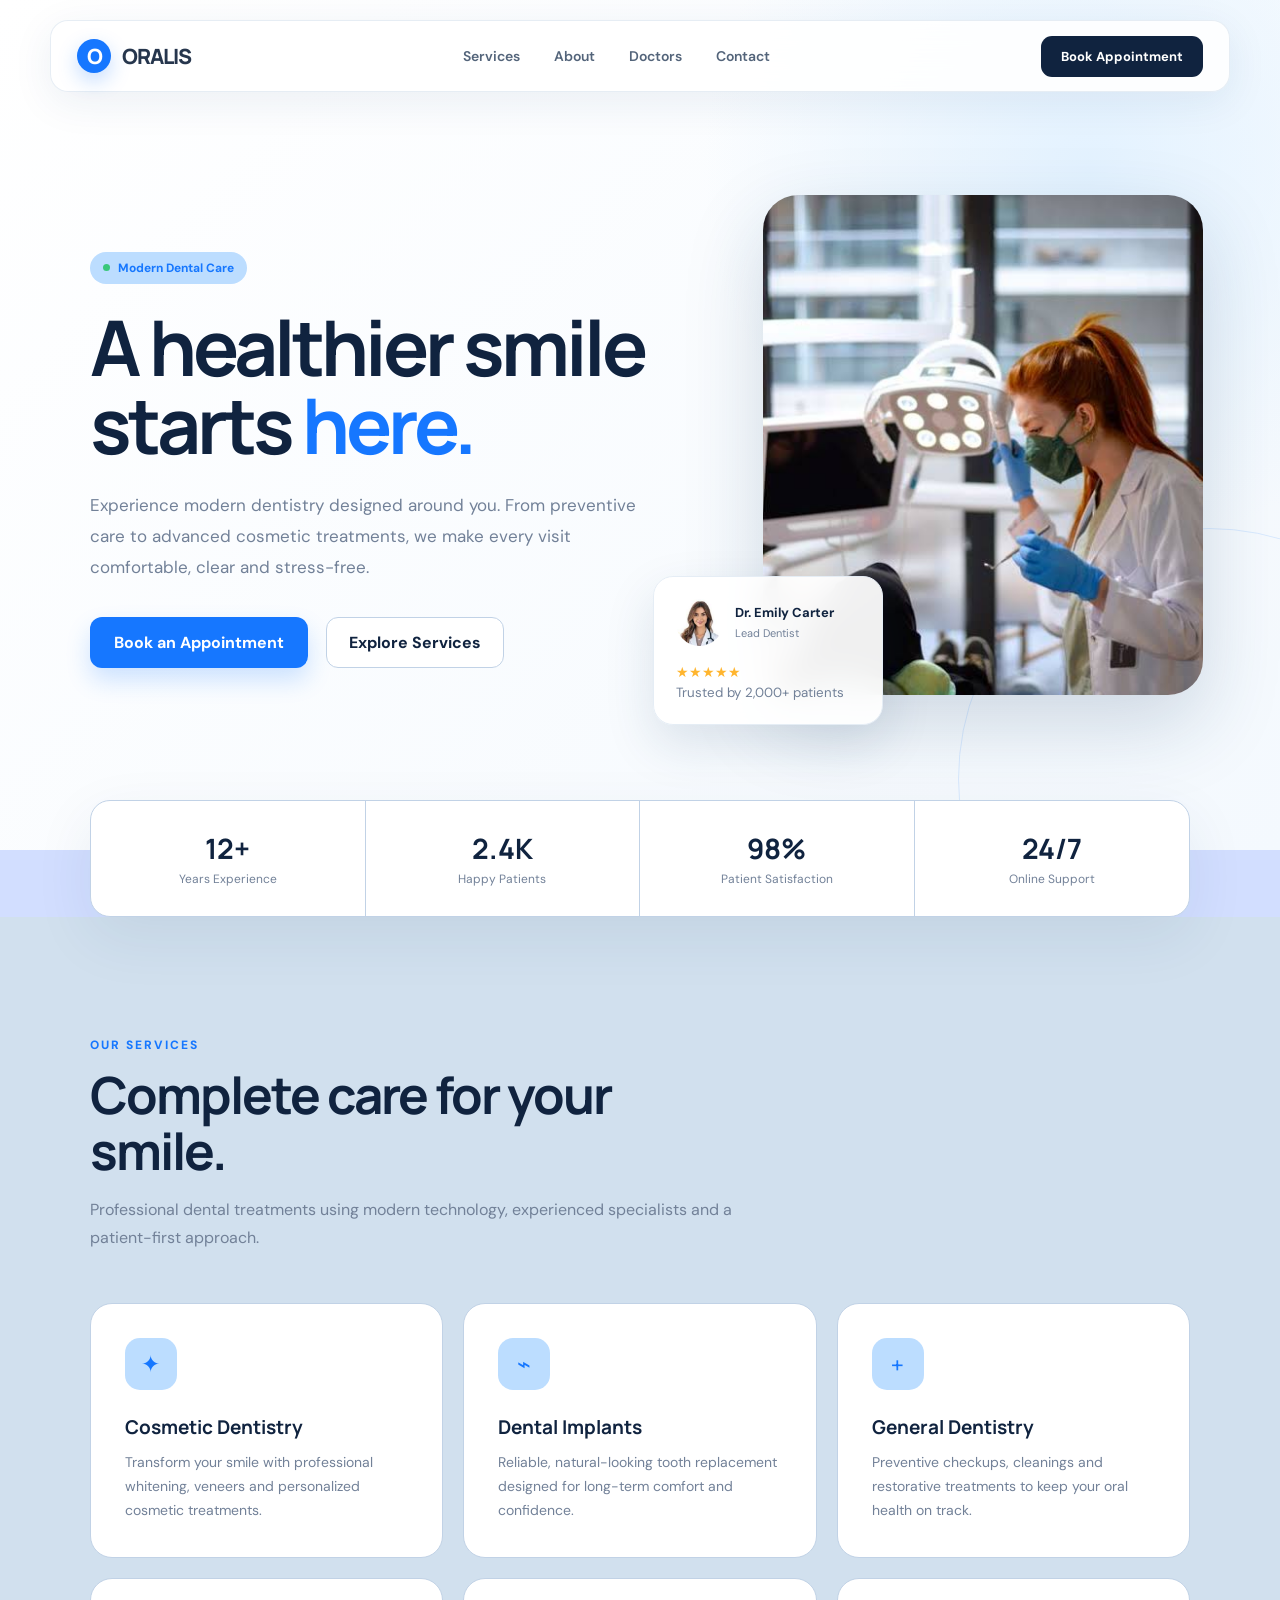
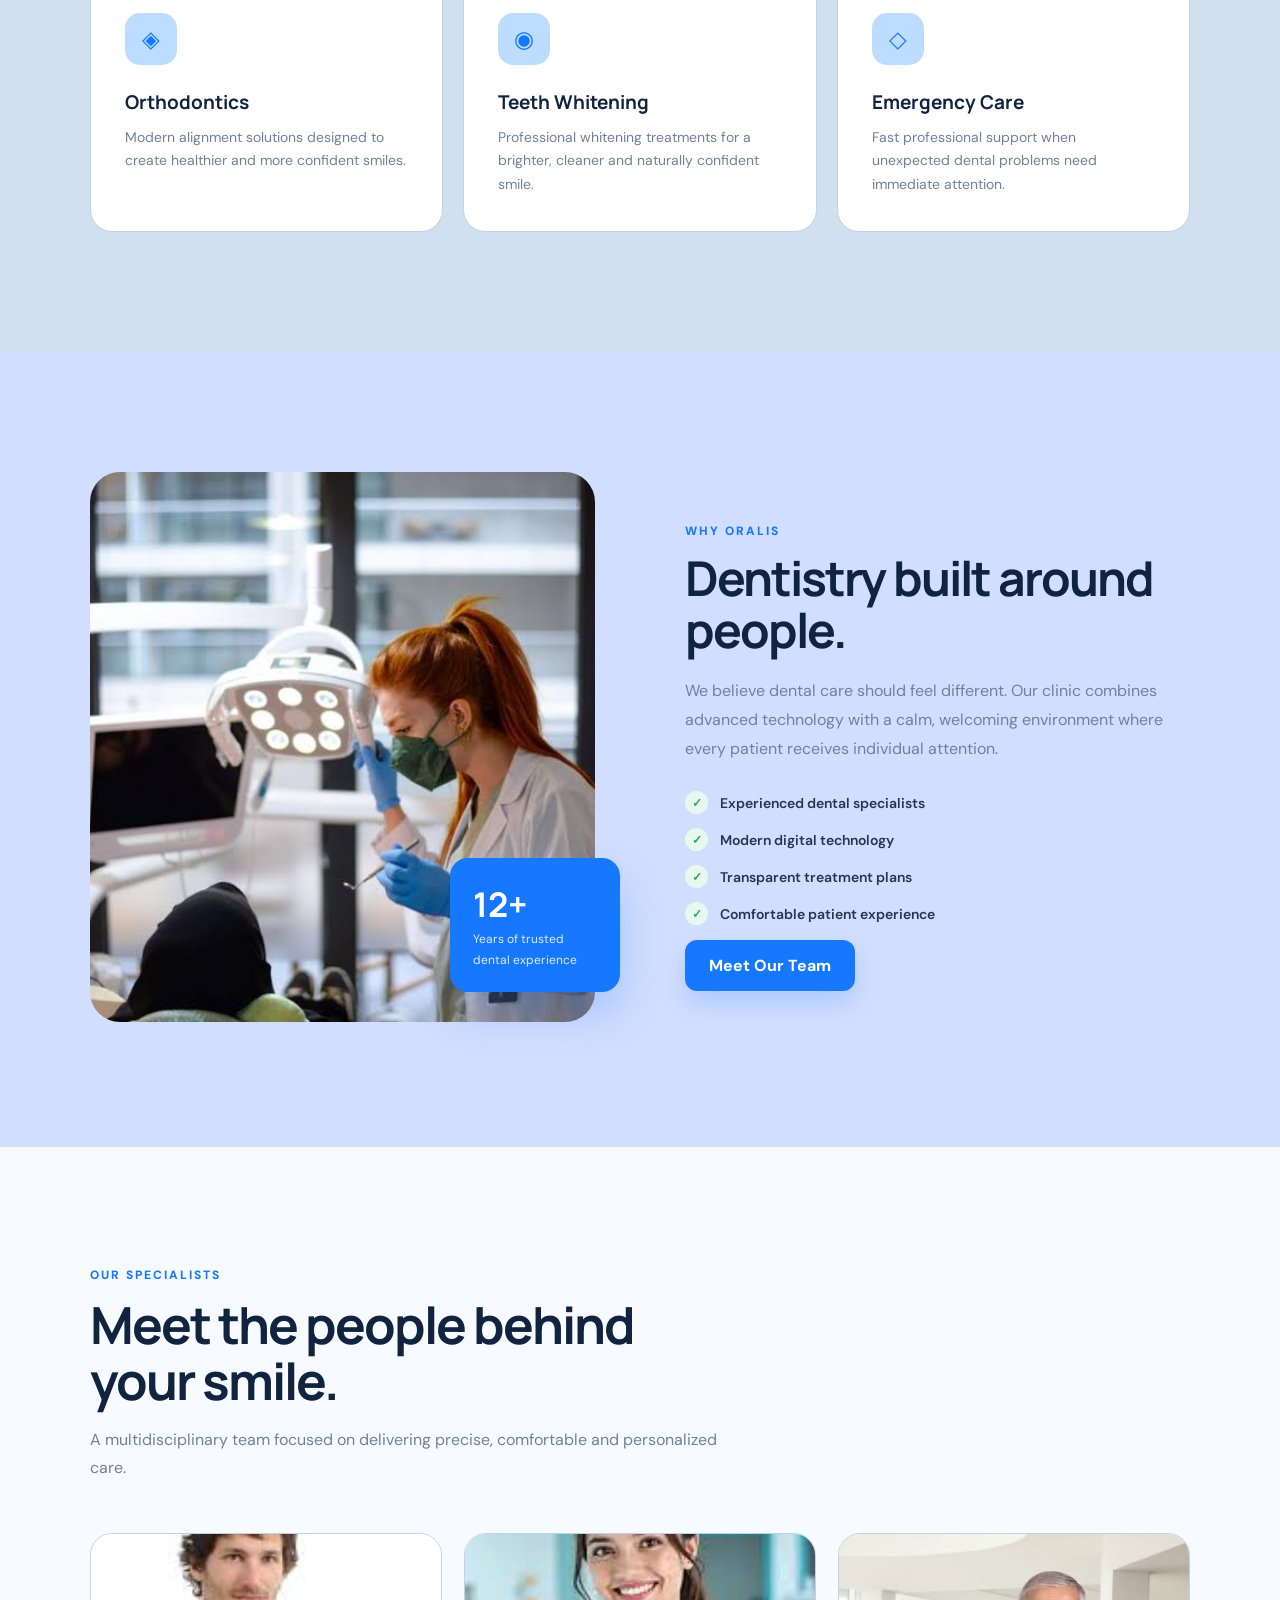
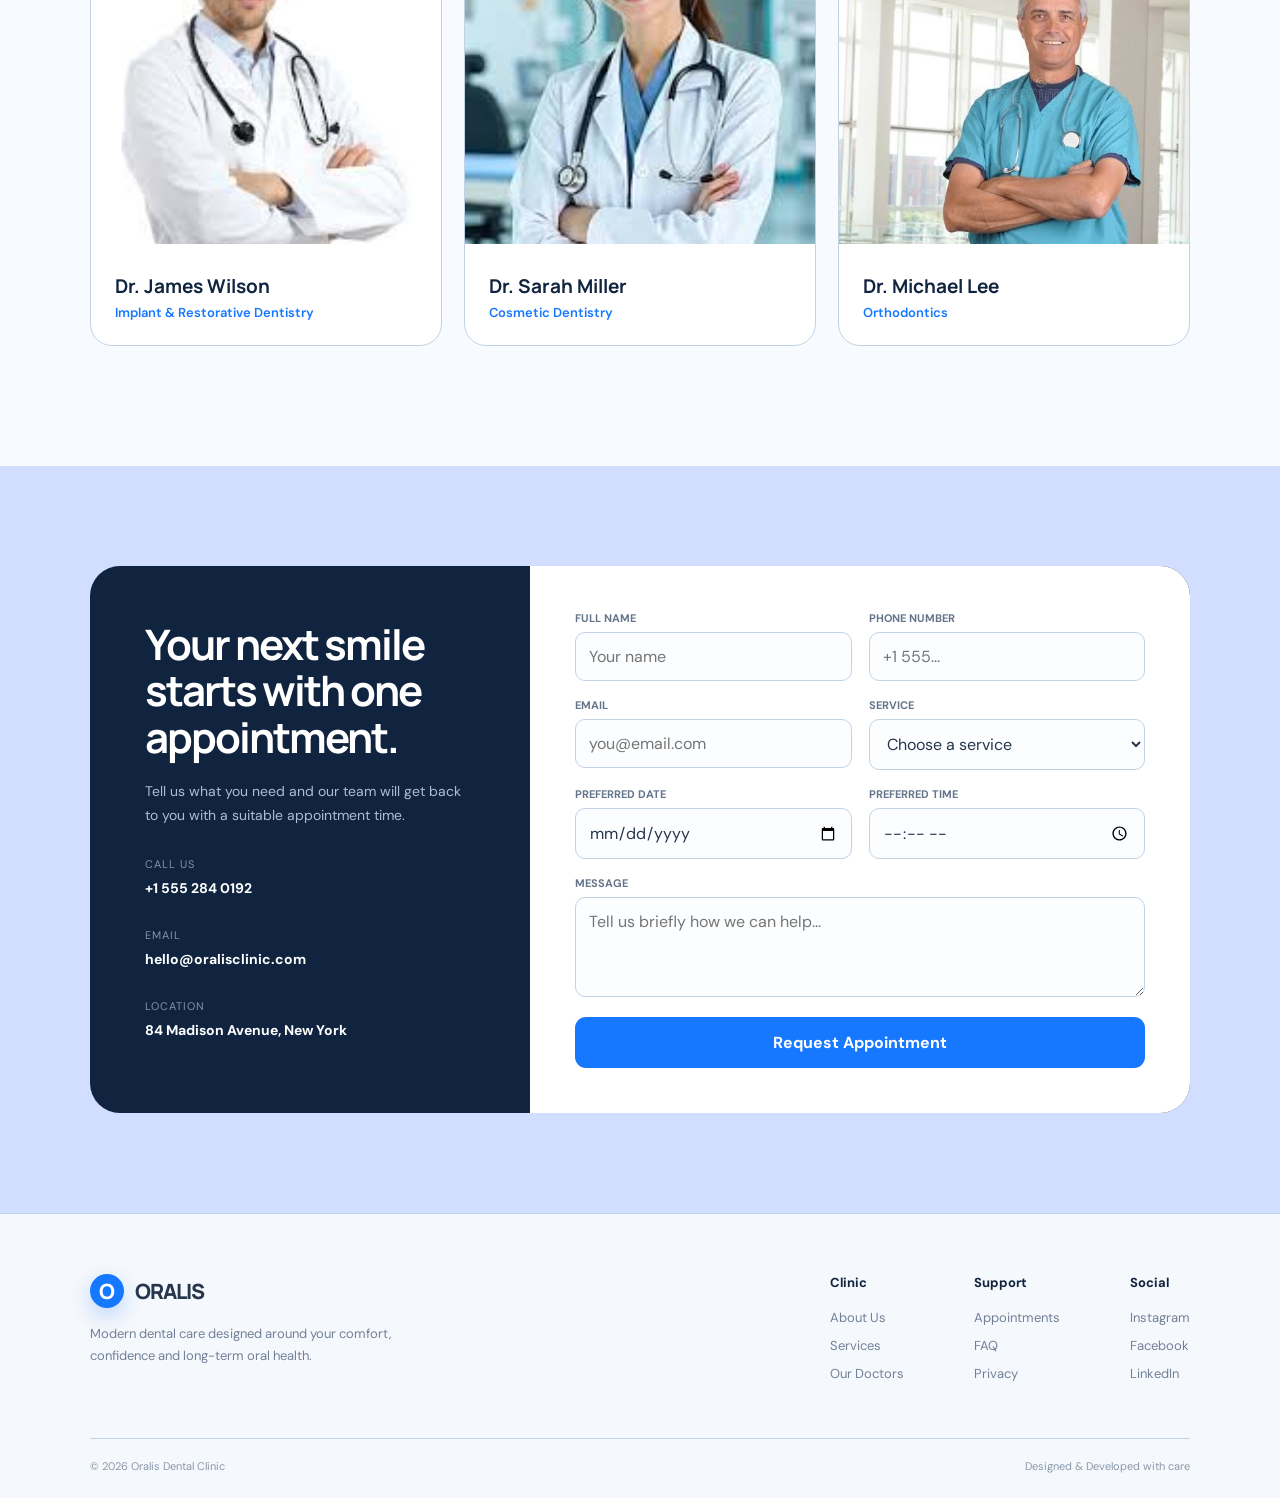
<file: projects/projects-2/index.html>
<!DOCTYPE html>
<html lang="en">
<head>
    <meta charset="UTF-8">
    <meta name="viewport" content="width=device-width, initial-scale=1.0">

    <title>ORALIS — Modern Dental Clinic</title>

    <link rel="preconnect" href="https://fonts.googleapis.com">
    <link rel="preconnect" href="https://fonts.gstatic.com" crossorigin>

    <link href="https://fonts.googleapis.com/css2?family=DM+Sans:wght@400;500;600;700&family=Manrope:wght@500;600;700;800&display=swap" rel="stylesheet">

    <style>
        * {
            margin: 0;
            padding: 0;
            box-sizing: border-box;
        }

        :root {
            --blue: #1677ff;
            --blue-dark: #0955c9;
            --navy: #10233f;
            --text: #26364d;
            --muted: #728198;
            --bg: #d1e0ee;
            --white: #d2deff;
            --border: #c1d2e6;
            --soft-blue: #bcddff;
        }

        html {
            scroll-behavior: smooth;
        }

        body {
            font-family: "DM Sans", sans-serif;
            color: var(--text);
            background: var(--white);
            overflow-x: hidden;
        }

        h1,
        h2,
        h3,
        h4 {
            font-family: "Manrope", sans-serif;
            color: var(--navy);
        }

        a {
            text-decoration: none;
            color: inherit;
        }

        button,
        input,
        select,
        textarea {
            font: inherit;
        }

        /* NAV */

        .nav {
            position: fixed;
            top: 20px;
            left: 50%;
            transform: translateX(-50%);
            width: min(1180px, calc(100% - 40px));
            height: 72px;
            display: flex;
            align-items: center;
            justify-content: space-between;
            padding: 0 26px;
            background: rgba(255, 255, 255, .88);
            backdrop-filter: blur(18px);
            border: 1px solid rgba(228, 235, 243, .9);
            border-radius: 18px;
            z-index: 100;
            box-shadow: 0 10px 40px rgba(27, 66, 110, .08);
        }

        .logo {
            display: flex;
            align-items: center;
            gap: 11px;
            font-family: "Manrope", sans-serif;
            font-size: 21px;
            font-weight: 800;
            letter-spacing: -1px;
        }

        .logo-mark {
            width: 34px;
            height: 34px;
            border-radius: 50%;
            display: grid;
            place-items: center;
            background: var(--blue);
            color: white;
            font-weight: 800;
            box-shadow: 0 8px 20px rgba(22, 119, 255, .25);
        }

        .nav-links {
            display: flex;
            align-items: center;
            gap: 34px;
            color: #53647a;
            font-size: 14px;
            font-weight: 600;
        }

        .nav-links a {
            transition: .25s;
        }

        .nav-links a:hover {
            color: var(--blue);
        }

        .nav-btn {
            padding: 12px 20px;
            border-radius: 11px;
            background: var(--navy);
            color: white;
            font-size: 13px;
            font-weight: 700;
            transition: .25s;
        }

        .nav-btn:hover {
            background: var(--blue);
            transform: translateY(-2px);
        }

        .menu-btn {
            display: none;
            border: 0;
            background: transparent;
            font-size: 25px;
            cursor: pointer;
        }

        /* HERO */

        .hero {
            min-height: 850px;
            padding: 170px 7% 100px;
            display: flex;
            align-items: center;
            background:
                radial-gradient(circle at 85% 20%, #e3f2ff 0, transparent 30%),
                linear-gradient(135deg, #ffffff 0%, #f4f9fe 100%);
            position: relative;
            overflow: hidden;
        }

        .hero::before {
            content: "";
            position: absolute;
            width: 500px;
            height: 500px;
            border: 1px solid #d9eaff;
            border-radius: 50%;
            right: -180px;
            bottom: -180px;
        }

        .hero-content {
            width: 52%;
            position: relative;
            z-index: 2;
        }

        .eyebrow {
            display: inline-flex;
            align-items: center;
            gap: 8px;
            padding: 8px 13px;
            background: var(--soft-blue);
            color: var(--blue);
            border-radius: 30px;
            font-size: 12px;
            font-weight: 700;
            margin-bottom: 24px;
        }

        .eyebrow span {
            width: 7px;
            height: 7px;
            background: #39c77a;
            border-radius: 50%;
        }

        .hero h1 {
            font-size: clamp(48px, 6vw, 78px);
            line-height: 1.02;
            letter-spacing: -4px;
            max-width: 750px;
            margin-bottom: 26px;
        }

        .hero h1 strong {
            color: var(--blue);
        }

        .hero-text {
            max-width: 580px;
            color: var(--muted);
            font-size: 17px;
            line-height: 1.8;
            margin-bottom: 35px;
        }

        .hero-actions {
            display: flex;
            align-items: center;
            gap: 18px;
        }

        .primary-btn {
            padding: 15px 24px;
            border-radius: 12px;
            background: var(--blue);
            color: white;
            font-weight: 700;
            border: 0;
            cursor: pointer;
            box-shadow: 0 12px 25px rgba(22, 119, 255, .2);
            transition: .25s;
        }

        .primary-btn:hover {
            background: var(--blue-dark);
            transform: translateY(-3px);
        }

        .secondary-btn {
            padding: 14px 22px;
            border: 1px solid var(--border);
            border-radius: 12px;
            background: white;
            color: var(--navy);
            font-weight: 700;
        }

        /* HERO VISUAL */

        .hero-visual {
            position: absolute;
            right: 6%;
            width: 43%;
            max-width: 610px;
            height: 590px;
        }

        .hero-image {
            position: absolute;
            right: 0;
            top: 30px;
            width: 80%;
            height: 500px;
            object-fit: cover;
            border-radius: 35px;
            box-shadow: 0 30px 80px rgba(24, 62, 102, .18);
        }

        .hero-card {
            position: absolute;
            left: 0;
            bottom: 30px;
            width: 230px;
            padding: 22px;
            background: rgba(255,255,255,.94);
            backdrop-filter: blur(15px);
            border: 1px solid #e5edf5;
            border-radius: 20px;
            box-shadow: 0 20px 50px rgba(24, 62, 102, .13);
        }

        .doctor {
            display: flex;
            align-items: center;
            gap: 12px;
            margin-bottom: 17px;
        }

        .doctor img {
            width: 47px;
            height: 47px;
            border-radius: 50%;
            object-fit: cover;
        }

        .doctor strong {
            display: block;
            color: var(--navy);
            font-size: 13px;
        }

        .doctor span {
            color: var(--muted);
            font-size: 11px;
        }

        .stars {
            color: #ffb52e;
            font-size: 14px;
        }

        /* STATS */

        .stats {
            display: grid;
            grid-template-columns: repeat(4, 1fr);
            max-width: 1100px;
            margin: -50px auto 0;
            position: relative;
            z-index: 5;
            background: white;
            border: 1px solid var(--border);
            border-radius: 20px;
            box-shadow: 0 20px 60px rgba(25, 65, 105, .08);
            overflow: hidden;
        }

        .stat {
            padding: 28px;
            text-align: center;
            border-right: 1px solid var(--border);
        }

        .stat:last-child {
            border: 0;
        }

        .stat strong {
            display: block;
            font-family: "Manrope";
            font-size: 28px;
            color: var(--navy);
        }

        .stat span {
            color: var(--muted);
            font-size: 12px;
        }

        /* SERVICES */

        .section {
            padding: 120px 7%;
        }

        .section-head {
            max-width: 650px;
            margin-bottom: 50px;
        }

        .section-label {
            color: var(--blue);
            font-size: 12px;
            font-weight: 800;
            letter-spacing: 2px;
            text-transform: uppercase;
            margin-bottom: 13px;
        }

        .section-head h2 {
            font-size: clamp(35px, 4vw, 53px);
            letter-spacing: -2px;
            line-height: 1.1;
            margin-bottom: 17px;
        }

        .section-head p {
            color: var(--muted);
            line-height: 1.8;
        }

        .services {
            background: var(--bg);
        }

        .service-grid {
            display: grid;
            grid-template-columns: repeat(3, 1fr);
            gap: 20px;
        }

        .service {
            padding: 34px;
            background: white;
            border: 1px solid var(--border);
            border-radius: 22px;
            transition: .3s;
        }

        .service:hover {
            transform: translateY(-7px);
            box-shadow: 0 20px 50px rgba(25, 65, 105, .1);
            border-color: #cfe4fa;
        }

        .service-icon {
            width: 52px;
            height: 52px;
            display: grid;
            place-items: center;
            background: var(--soft-blue);
            color: var(--blue);
            border-radius: 15px;
            font-size: 23px;
            margin-bottom: 24px;
        }

        .service h3 {
            font-size: 19px;
            margin-bottom: 11px;
        }

        .service p {
            color: var(--muted);
            font-size: 14px;
            line-height: 1.7;
        }

        /* ABOUT */

        .about {
            display: grid;
            grid-template-columns: 1fr 1fr;
            gap: 90px;
            align-items: center;
        }

        .about-image {
            position: relative;
        }

        .about-image img {
            width: 100%;
            height: 550px;
            object-fit: cover;
            border-radius: 30px;
        }

        .experience {
            position: absolute;
            right: -25px;
            bottom: 35px;
            background: var(--blue);
            color: white;
            padding: 23px;
            border-radius: 18px;
            width: 170px;
            box-shadow: 0 20px 40px rgba(22,119,255,.25);
        }

        .experience strong {
            display: block;
            font-family: "Manrope";
            font-size: 34px;
        }

        .experience span {
            font-size: 12px;
            opacity: .85;
        }

        .about-content h2 {
            font-size: 48px;
            letter-spacing: -2px;
            line-height: 1.1;
            margin-bottom: 20px;
        }

        .about-content > p {
            color: var(--muted);
            line-height: 1.8;
            margin-bottom: 28px;
        }

        .checks {
            display: grid;
            gap: 14px;
            margin-bottom: 30px;
        }

        .check {
            display: flex;
            gap: 12px;
            align-items: center;
            font-size: 14px;
            font-weight: 600;
        }

        .check i {
            width: 23px;
            height: 23px;
            display: grid;
            place-items: center;
            border-radius: 50%;
            background: #e8f8ef;
            color: #29a968;
            font-size: 12px;
            font-style: normal;
        }

        /* DOCTORS */

        .doctors {
            background: #f7fbff;
        }

        .doctor-grid {
            display: grid;
            grid-template-columns: repeat(3, 1fr);
            gap: 22px;
        }

        .doctor-card {
            background: white;
            border-radius: 22px;
            overflow: hidden;
            border: 1px solid var(--border);
        }

        .doctor-card img {
            width: 100%;
            height: 310px;
            object-fit: cover;
        }

        .doctor-info {
            padding: 24px;
        }

        .doctor-info h3 {
            font-size: 19px;
            margin-bottom: 5px;
        }

        .doctor-info p {
            color: var(--blue);
            font-size: 13px;
            font-weight: 600;
        }

        /* BOOKING */

        .booking {
            padding: 100px 7%;
        }

        .booking-box {
            max-width: 1100px;
            margin: auto;
            display: grid;
            grid-template-columns: .8fr 1.2fr;
            background: var(--navy);
            border-radius: 30px;
            overflow: hidden;
        }

        .booking-info {
            padding: 55px;
            color: white;
        }

        .booking-info h2 {
            color: white;
            font-size: 42px;
            line-height: 1.1;
            letter-spacing: -2px;
            margin-bottom: 20px;
        }

        .booking-info p {
            color: #aebed2;
            line-height: 1.7;
            font-size: 14px;
        }

        .contact-item {
            margin-top: 30px;
        }

        .contact-item span {
            display: block;
            color: #8295ad;
            font-size: 11px;
            margin-bottom: 6px;
            text-transform: uppercase;
            letter-spacing: 1px;
        }

        .contact-item strong {
            font-size: 14px;
        }

        .booking-form {
            padding: 45px;
            background: white;
        }

        .form-grid {
            display: grid;
            grid-template-columns: 1fr 1fr;
            gap: 17px;
        }

        .field {
            display: flex;
            flex-direction: column;
            gap: 7px;
        }

        .field.full {
            grid-column: 1 / -1;
        }

        .field label {
            font-size: 11px;
            font-weight: 700;
            color: #64748a;
        }

        .field input,
        .field select,
        .field textarea {
            border: 1px solid var(--border);
            border-radius: 10px;
            padding: 13px;
            outline: none;
            color: var(--text);
            background: #fbfdff;
        }

        .field textarea {
            min-height: 100px;
            resize: vertical;
        }

        .field input:focus,
        .field select:focus,
        .field textarea:focus {
            border-color: var(--blue);
        }

        .form-submit {
            margin-top: 20px;
            width: 100%;
            padding: 15px;
            border: 0;
            border-radius: 11px;
            background: var(--blue);
            color: white;
            font-weight: 700;
            cursor: pointer;
        }

        /* FOOTER */

        footer {
            padding: 60px 7% 25px;
            background: #f5f8fc;
            border-top: 1px solid var(--border);
        }

        .footer-top {
            display: flex;
            justify-content: space-between;
            gap: 50px;
            padding-bottom: 45px;
        }

        .footer-brand {
            max-width: 320px;
        }

        .footer-brand p {
            color: var(--muted);
            line-height: 1.7;
            font-size: 13px;
            margin-top: 15px;
        }

        .footer-links {
            display: flex;
            gap: 70px;
        }

        .footer-col strong {
            display: block;
            color: var(--navy);
            font-size: 13px;
            margin-bottom: 18px;
        }

        .footer-col a {
            display: block;
            color: var(--muted);
            font-size: 13px;
            margin-bottom: 11px;
        }

        .copyright {
            padding-top: 20px;
            border-top: 1px solid var(--border);
            color: #8a98aa;
            font-size: 11px;
            display: flex;
            justify-content: space-between;
        }

        /* REVEAL */

        .reveal {
            opacity: 0;
            transform: translateY(25px);
            transition: .7s ease;
        }

        .reveal.active {
            opacity: 1;
            transform: translateY(0);
        }

        /* MOBILE */

        @media (max-width: 900px) {

            .nav-links,
            .nav-btn {
                display: none;
            }

            .menu-btn {
                display: block;
            }

            .hero {
                min-height: auto;
                padding-top: 150px;
                padding-bottom: 80px;
            }

            .hero-content {
                width: 100%;
            }

            .hero-visual {
                display: none;
            }

            .hero h1 {
                font-size: 54px;
            }

            .stats {
                margin: 0 20px;
                grid-template-columns: 1fr 1fr;
            }

            .stat:nth-child(2) {
                border-right: 0;
            }

            .stat:nth-child(-n+2) {
                border-bottom: 1px solid var(--border);
            }

            .service-grid,
            .doctor-grid {
                grid-template-columns: 1fr;
            }

            .about {
                grid-template-columns: 1fr;
                gap: 50px;
            }

            .about-image img {
                height: 420px;
            }

            .booking-box {
                grid-template-columns: 1fr;
            }

            .footer-top {
                flex-direction: column;
            }
        }

        @media (max-width: 600px) {

            .nav {
                width: calc(100% - 24px);
                top: 12px;
            }

            .hero {
                padding-left: 24px;
                padding-right: 24px;
            }

            .hero h1 {
                font-size: 43px;
                letter-spacing: -2px;
            }

            .hero-text {
                font-size: 15px;
            }

            .hero-actions {
                flex-direction: column;
                align-items: stretch;
            }

            .section {
                padding: 80px 24px;
            }

            .section-head h2,
            .about-content h2 {
                font-size: 36px;
            }

            .stats {
                margin: 0 12px;
            }

            .stat {
                padding: 22px 10px;
            }

            .booking {
                padding: 70px 18px;
            }

            .booking-info,
            .booking-form {
                padding: 30px 24px;
            }

            .form-grid {
                grid-template-columns: 1fr;
            }

            .field.full {
                grid-column: auto;
            }

            .footer-links {
                gap: 35px;
                flex-wrap: wrap;
            }

            .copyright {
                flex-direction: column;
                gap: 8px;
            }
        }
    </style>
</head>

<body>

    <!-- NAV -->

    <nav class="nav">

        <a href="#" class="logo">
            <span class="logo-mark">O</span>
            ORALIS
        </a>

        <div class="nav-links">
            <a href="#services">Services</a>
            <a href="#about">About</a>
            <a href="#doctors">Doctors</a>
            <a href="#booking">Contact</a>
        </div>

        <a href="#booking" class="nav-btn">
            Book Appointment
        </a>

        <button class="menu-btn">
            ☰
        </button>

    </nav>


    <!-- HERO -->

    <section class="hero">

        <div class="hero-content reveal">

            <div class="eyebrow">
                <span></span>
                Modern Dental Care
            </div>

            <h1>
                A healthier smile starts <strong>here.</strong>
            </h1>

            <p class="hero-text">
                Experience modern dentistry designed around you.
                From preventive care to advanced cosmetic treatments,
                we make every visit comfortable, clear and stress-free.
            </p>

            <div class="hero-actions">
                <a href="#booking" class="primary-btn">
                    Book an Appointment
                </a>

                <a href="#services" class="secondary-btn">
                    Explore Services
                </a>
            </div>

        </div>


        <div class="hero-visual">

            <img
                class="hero-image"
                src="pic/dentist2.jfif"
            >

            <div class="hero-card">

                <div class="doctor">

                    <img
                        src="pic/doctoy.jfif"
                        alt="Doctor"
                    >

                    <div>
                        <strong>Dr. Emily Carter</strong>
                        <span>Lead Dentist</span>
                    </div>

                </div>

                <div class="stars">
                    ★★★★★
                </div>

                <small style="color:#728198;">
                    Trusted by 2,000+ patients
                </small>

            </div>

        </div>

    </section>


    <!-- STATS -->

    <div class="stats reveal">

        <div class="stat">
            <strong>12+</strong>
            <span>Years Experience</span>
        </div>

        <div class="stat">
            <strong>2.4K</strong>
            <span>Happy Patients</span>
        </div>

        <div class="stat">
            <strong>98%</strong>
            <span>Patient Satisfaction</span>
        </div>

        <div class="stat">
            <strong>24/7</strong>
            <span>Online Support</span>
        </div>

    </div>


    <!-- SERVICES -->

    <section class="section services" id="services">

        <div class="section-head reveal">

            <div class="section-label">
                Our Services
            </div>

            <h2>
                Complete care for your smile.
            </h2>

            <p>
                Professional dental treatments using modern technology,
                experienced specialists and a patient-first approach.
            </p>

        </div>


        <div class="service-grid">

            <div class="service reveal">
                <div class="service-icon">✦</div>
                <h3>Cosmetic Dentistry</h3>
                <p>
                    Transform your smile with professional whitening,
                    veneers and personalized cosmetic treatments.
                </p>
            </div>

            <div class="service reveal">
                <div class="service-icon">⌁</div>
                <h3>Dental Implants</h3>
                <p>
                    Reliable, natural-looking tooth replacement
                    designed for long-term comfort and confidence.
                </p>
            </div>

            <div class="service reveal">
                <div class="service-icon">+</div>
                <h3>General Dentistry</h3>
                <p>
                    Preventive checkups, cleanings and restorative
                    treatments to keep your oral health on track.
                </p>
            </div>

            <div class="service reveal">
                <div class="service-icon">◈</div>
                <h3>Orthodontics</h3>
                <p>
                    Modern alignment solutions designed to create
                    healthier and more confident smiles.
                </p>
            </div>

            <div class="service reveal">
                <div class="service-icon">◉</div>
                <h3>Teeth Whitening</h3>
                <p>
                    Professional whitening treatments for a brighter,
                    cleaner and naturally confident smile.
                </p>
            </div>

            <div class="service reveal">
                <div class="service-icon">◇</div>
                <h3>Emergency Care</h3>
                <p>
                    Fast professional support when unexpected dental
                    problems need immediate attention.
                </p>
            </div>

        </div>

    </section>


    <!-- ABOUT -->

    <section class="section about" id="about">

        <div class="about-image reveal">

            <img
                src="pic/dentist2.jfif"
                alt="Dental treatment"
            >

            <div class="experience">
                <strong>12+</strong>
                <span>Years of trusted dental experience</span>
            </div>

        </div>


        <div class="about-content reveal">

            <div class="section-label">
                Why Oralis
            </div>

            <h2>
                Dentistry built around people.
            </h2>

            <p>
                We believe dental care should feel different.
                Our clinic combines advanced technology with a calm,
                welcoming environment where every patient receives
                individual attention.
            </p>

            <div class="checks">

                <div class="check">
                    <i>✓</i>
                    Experienced dental specialists
                </div>

                <div class="check">
                    <i>✓</i>
                    Modern digital technology
                </div>

                <div class="check">
                    <i>✓</i>
                    Transparent treatment plans
                </div>

                <div class="check">
                    <i>✓</i>
                    Comfortable patient experience
                </div>

            </div>

            <a href="#booking" class="primary-btn">
                Meet Our Team
            </a>

        </div>

    </section>


    <!-- DOCTORS -->

    <section class="section doctors" id="doctors">

        <div class="section-head reveal">

            <div class="section-label">
                Our Specialists
            </div>

            <h2>
                Meet the people behind your smile.
            </h2>

            <p>
                A multidisciplinary team focused on delivering
                precise, comfortable and personalized care.
            </p>

        </div>


        <div class="doctor-grid">

            <div class="doctor-card reveal">

                <img
                    src="pic/doctor 2.jfif"
                    alt="Dr. James Wilson"
                >

                <div class="doctor-info">
                    <h3>Dr. James Wilson</h3>
                    <p>Implant & Restorative Dentistry</p>
                </div>

            </div>


            <div class="doctor-card reveal">

                <img
                    src="pic/doctor 1.jfif"
                    alt="Dr. Sarah Miller"
                >

                <div class="doctor-info">
                    <h3>Dr. Sarah Miller</h3>
                    <p>Cosmetic Dentistry</p>
                </div>

            </div>


            <div class="doctor-card reveal">

                <img
                    src="pic/doctor 3.jfif"
                    alt="Dr. Michael Lee"
                >

                <div class="doctor-info">
                    <h3>Dr. Michael Lee</h3>
                    <p>Orthodontics</p>
                </div>

            </div>

        </div>

    </section>


    <!-- BOOKING -->

    <section class="booking" id="booking">

        <div class="booking-box reveal">

            <div class="booking-info">

                <h2>
                    Your next smile starts with one appointment.
                </h2>

                <p>
                    Tell us what you need and our team will get
                    back to you with a suitable appointment time.
                </p>

                <div class="contact-item">
                    <span>Call us</span>
                    <strong>+1 555 284 0192</strong>
                </div>

                <div class="contact-item">
                    <span>Email</span>
                    <strong>hello@oralisclinic.com</strong>
                </div>

                <div class="contact-item">
                    <span>Location</span>
                    <strong>84 Madison Avenue, New York</strong>
                </div>

            </div>


            <form class="booking-form" id="bookingForm">

                <div class="form-grid">

                    <div class="field">
                        <label>FULL NAME</label>
                        <input
                            type="text"
                            placeholder="Your name"
                            required
                        >
                    </div>

                    <div class="field">
                        <label>PHONE NUMBER</label>
                        <input
                            type="tel"
                            placeholder="+1 555..."
                            required
                        >
                    </div>

                    <div class="field">
                        <label>EMAIL</label>
                        <input
                            type="email"
                            placeholder="you@email.com"
                            required
                        >
                    </div>

                    <div class="field">
                        <label>SERVICE</label>

                        <select required>
                            <option value="">Choose a service</option>
                            <option>General Dentistry</option>
                            <option>Cosmetic Dentistry</option>
                            <option>Dental Implants</option>
                            <option>Orthodontics</option>
                            <option>Teeth Whitening</option>
                            <option>Emergency Care</option>
                        </select>

                    </div>

                    <div class="field">
                        <label>PREFERRED DATE</label>
                        <input type="date" required>
                    </div>

                    <div class="field">
                        <label>PREFERRED TIME</label>
                        <input type="time">
                    </div>

                    <div class="field full">
                        <label>MESSAGE</label>
                        <textarea
                            placeholder="Tell us briefly how we can help..."
                        ></textarea>
                    </div>

                </div>

                <button class="form-submit" type="submit">
                    Request Appointment
                </button>

            </form>

        </div>

    </section>


    <!-- FOOTER -->

    <footer>

        <div class="footer-top">

            <div class="footer-brand">

                <a href="#" class="logo">
                    <span class="logo-mark">O</span>
                    ORALIS
                </a>

                <p>
                    Modern dental care designed around your comfort,
                    confidence and long-term oral health.
                </p>

            </div>


            <div class="footer-links">

                <div class="footer-col">

                    <strong>Clinic</strong>

                    <a href="#about">About Us</a>
                    <a href="#services">Services</a>
                    <a href="#doctors">Our Doctors</a>

                </div>

                <div class="footer-col">

                    <strong>Support</strong>

                    <a href="#booking">Appointments</a>
                    <a href="#">FAQ</a>
                    <a href="#">Privacy</a>

                </div>

                <div class="footer-col">

                    <strong>Social</strong>

                    <a href="#">Instagram</a>
                    <a href="#">Facebook</a>
                    <a href="#">LinkedIn</a>

                </div>

            </div>

        </div>


        <div class="copyright">

            <span>
                © 2026 Oralis Dental Clinic
            </span>

            <span>
                Designed & Developed with care
            </span>

        </div>

    </footer>


    <script>

        // Scroll reveal

        const revealElements =
            document.querySelectorAll(".reveal");

        const revealObserver =
            new IntersectionObserver(
                entries => {

                    entries.forEach(entry => {

                        if (entry.isIntersecting) {

                            entry.target.classList.add("active");

                            revealObserver.unobserve(
                                entry.target
                            );

                        }

                    });

                },
                {
                    threshold: 0.12
                }
            );


        revealElements.forEach(element => {
            revealObserver.observe(element);
        });


        // Appointment form

        const bookingForm =
            document.getElementById("bookingForm");

        bookingForm.addEventListener("submit", function(e) {

            e.preventDefault();

            const button =
                bookingForm.querySelector("button");

            button.textContent =
                "Appointment Request Sent ✓";

            button.style.background =
                "#25a866";

            setTimeout(() => {

                button.textContent =
                    "Request Appointment";

                button.style.background =
                    "";

                bookingForm.reset();

            }, 3000);

        });


        // Mobile menu

        const menuBtn =
            document.querySelector(".menu-btn");

        const navLinks =
            document.querySelector(".nav-links");

        menuBtn.addEventListener("click", () => {

            const visible =
                navLinks.style.display === "flex";

            navLinks.style.display =
                visible ? "none" : "flex";

            if (!visible) {

                navLinks.style.position = "absolute";
                navLinks.style.top = "78px";
                navLinks.style.left = "0";
                navLinks.style.right = "0";
                navLinks.style.padding = "20px";
                navLinks.style.flexDirection = "column";
                navLinks.style.background = "white";
                navLinks.style.borderRadius = "15px";
                navLinks.style.boxShadow =
                    "0 15px 40px rgba(20,50,90,.12)";

            }

        });

    </script>

</body>
</html>
</file>
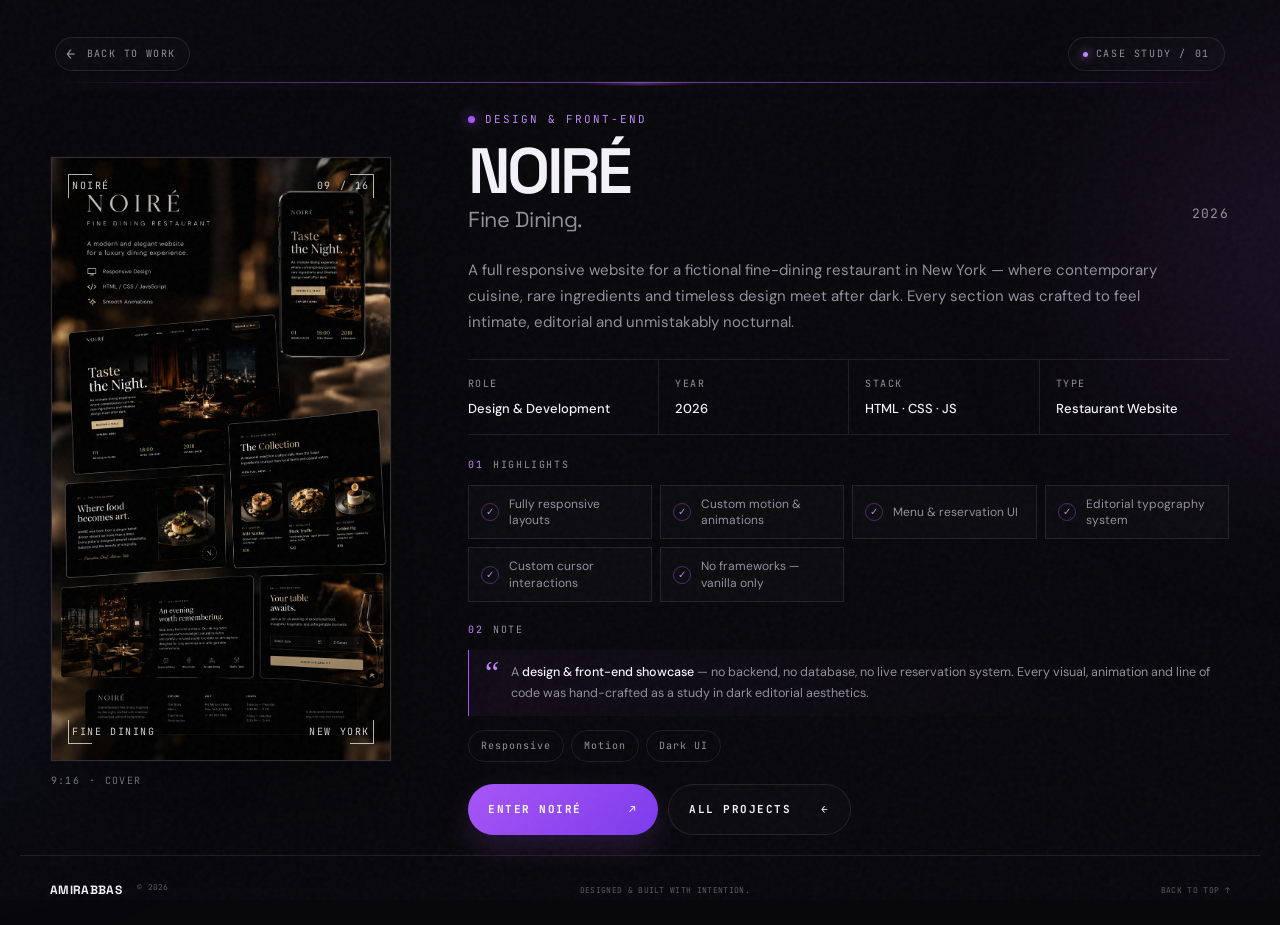
<file: details/project-1.html>
<!DOCTYPE html>
<html lang="en">

<head>
    <meta charset="UTF-8">
    <meta name="viewport" content="width=device-width, initial-scale=1.0">
    <meta name="theme-color" content="#08080b">

    <title>NOIRÉ — Case Study</title>

    <link rel="preconnect" href="https://fonts.googleapis.com">
    <link rel="preconnect" href="https://fonts.gstatic.com" crossorigin>

    <link
        href="https://fonts.googleapis.com/css2?family=DM+Sans:wght@400;500;600;700&family=Space+Grotesk:wght@400;500;600;700&family=JetBrains+Mono:wght@400;500;600&display=swap"
        rel="stylesheet"
    >

    <link rel="stylesheet" href="../assets/css/style.css">
</head>


<body class="detail-page">

    <!-- BACKGROUND -->
    <div class="noise"></div>
    <div class="background-grid"></div>

    <div class="ambient ambient-purple"></div>
    <div class="ambient ambient-blue"></div>



    <!-- CASE STUDY -->
    <main class="case-wrap">


        <!-- TOP BAR -->
        <div class="case-topbar">

            <a href="../index.html#work" class="back-link">
                <span>←</span>
                BACK TO WORK
            </a>

            <span class="case-topbar-index">
                CASE STUDY / 01
            </span>

        </div>


        <!-- MAIN -->
        <div class="case-grid">


            <!-- =========================================
                 LEFT — PORTRAIT COVER
                 ========================================= -->

            <aside class="case-visual">

                <div class="case-visual-frame">

                    <img
                        src="../assets/covers/project-1.jpg"
                        alt="NOIRÉ Fine Dining website"
                    >

                    <!-- IMAGE OVERLAY -->
                    <div class="case-image-overlay"></div>

                    <!-- CORNERS -->
                    <span class="visual-corner visual-corner-tl"></span>
                    <span class="visual-corner visual-corner-tr"></span>
                    <span class="visual-corner visual-corner-bl"></span>
                    <span class="visual-corner visual-corner-br"></span>

                    <!-- TOP LABEL -->
                    <div class="visual-label visual-label-top">
                        <span>NOIRÉ</span>
                        <span>09 / 16</span>
                    </div>

                    <!-- BOTTOM LABEL -->
                    <div class="visual-label visual-label-bottom">
                        <span>FINE DINING</span>
                        <span>NEW YORK</span>
                    </div>

                </div>


                <div class="case-visual-meta">

                    <span>9:16</span>
                    <span>·</span>
                    <span>COVER</span>

                </div>

            </aside>



            <!-- =========================================
                 RIGHT — CONTENT
                 ========================================= -->

            <section class="case-content">


                <!-- HEAD -->
                <div class="case-head">

                    <div class="case-kicker">

                        <span class="kicker-dot"></span>

                        <span>
                            DESIGN &amp; FRONT-END
                        </span>

                    </div>


                    <div class="title-row">

                        <h1 class="case-title">

                            NOIRÉ

                            <em>
                                Fine Dining.
                            </em>

                        </h1>

                        <span class="case-year">
                            2026
                        </span>

                    </div>


                    <p class="case-intro">

                        A full responsive website for a fictional fine-dining
                        restaurant in New York — where contemporary cuisine,
                        rare ingredients and timeless design meet after dark.
                        Every section was crafted to feel intimate, editorial
                        and unmistakably nocturnal.

                    </p>

                </div>



                <!-- META -->
                <div class="case-meta">


                    <div class="case-meta-item">

                        <span>ROLE</span>

                        <strong>
                            Design &amp; Development
                        </strong>

                    </div>


                    <div class="case-meta-item">

                        <span>YEAR</span>

                        <strong>
                            2026
                        </strong>

                    </div>


                    <div class="case-meta-item">

                        <span>STACK</span>

                        <strong>
                            HTML · CSS · JS
                        </strong>

                    </div>


                    <div class="case-meta-item">

                        <span>TYPE</span>

                        <strong>
                            Restaurant Website
                        </strong>

                    </div>


                </div>



                <!-- HIGHLIGHTS -->
                <div class="case-block highlights-block">

                    <div class="row-label">

                        <span>01</span>
                        HIGHLIGHTS

                    </div>


                    <div class="checklist">


                        <div class="highlight-item">

                            <span class="check">✓</span>

                            <span>
                                Fully responsive layouts
                            </span>

                        </div>


                        <div class="highlight-item">

                            <span class="check">✓</span>

                            <span>
                                Custom motion &amp; animations
                            </span>

                        </div>


                        <div class="highlight-item">

                            <span class="check">✓</span>

                            <span>
                                Menu &amp; reservation UI
                            </span>

                        </div>


                        <div class="highlight-item">

                            <span class="check">✓</span>

                            <span>
                                Editorial typography system
                            </span>

                        </div>


                        <div class="highlight-item">

                            <span class="check">✓</span>

                            <span>
                                Custom cursor interactions
                            </span>

                        </div>


                        <div class="highlight-item">

                            <span class="check">✓</span>

                            <span>
                                No frameworks — vanilla only
                            </span>

                        </div>


                    </div>

                </div>



                <!-- NOTE -->
                <div class="case-note-block">


                    <div class="row-label">

                        <span>02</span>
                        NOTE

                    </div>


                    <div class="note-content">

                        <span class="note-mark">“</span>

                        <p class="case-note">

                            A
                            <strong>design &amp; front-end showcase</strong>
                            — no backend, no database, no live reservation
                            system. Every visual, animation and line of code
                            was hand-crafted as a study in dark editorial
                            aesthetics.

                        </p>

                    </div>


                    <!-- TAGS -->
                    <div class="case-tags">

                        <span>Responsive</span>
                        <span>Motion</span>
                        <span>Dark UI</span>

                    </div>


                </div>



                <!-- ACTIONS -->
                <div class="case-actions">


                    <a
                        href="../projects/project-1/index.html"
                        class="primary-button"
                    >

                        <span>
                            ENTER NOIRÉ
                        </span>

                        <span>
                            ↗
                        </span>

                    </a>


                    <a
                        href="../index.html#work"
                        class="secondary-button"
                    >

                        <span>
                            ALL PROJECTS
                        </span>

                        <span>
                            ←
                        </span>

                    </a>


                </div>


            </section>

        </div>


    </main>



    <!-- FOOTER -->
    <footer>

        <div>

            <strong>
                AMIRABBAS
            </strong>

            <span>
                © 2026
            </span>

        </div>


        <span>
            DESIGNED &amp; BUILT WITH INTENTION.
        </span>


        <a href="#">
            BACK TO TOP ↑
        </a>

    </footer>



    <!-- IMAGE MICRO INTERACTION -->
    <script>

        const imageFrame =
            document.querySelector(".case-visual-frame");

        const image =
            imageFrame?.querySelector("img");


        if (imageFrame && image) {

            imageFrame.addEventListener("mousemove", (event) => {

                const rect =
                    imageFrame.getBoundingClientRect();

                const x =
                    (event.clientX - rect.left) / rect.width - 0.5;

                const y =
                    (event.clientY - rect.top) / rect.height - 0.5;


                image.style.transform =
                    `scale(1.045) translate(${x * 7}px, ${y * 7}px)`;

            });


            imageFrame.addEventListener("mouseleave", () => {

                image.style.transform =
                    "scale(1.02) translate(0, 0)";

            });

        }

    </script>

</body>

</html>
</file>
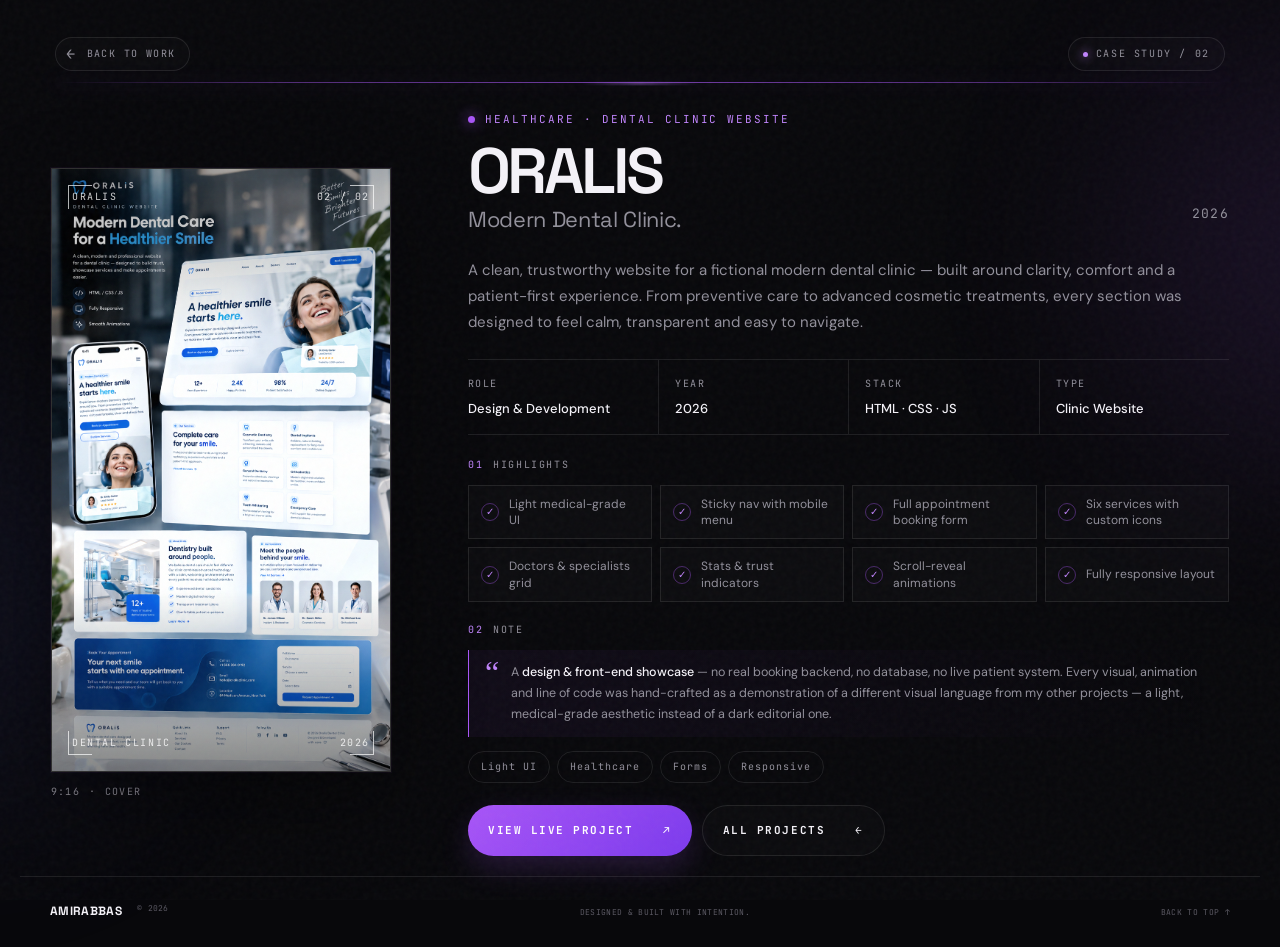
<file: details/project-2.html>
<!DOCTYPE html>
<html lang="en">

<head>
    <meta charset="UTF-8">
    <meta name="viewport" content="width=device-width, initial-scale=1.0">
    <meta name="theme-color" content="#08080b">

    <title>ORALIS — Case Study</title>

    <link rel="preconnect" href="https://fonts.googleapis.com">
    <link rel="preconnect" href="https://fonts.gstatic.com" crossorigin>

    <link
        href="https://fonts.googleapis.com/css2?family=DM+Sans:wght@400;500;600;700&family=Space+Grotesk:wght@400;500;600;700&family=JetBrains+Mono:wght@400;500;600&display=swap"
        rel="stylesheet"
    >

    <link rel="stylesheet" href="../assets/css/style.css">
</head>


<body class="detail-page">

    <!-- BACKGROUND -->
    <div class="noise"></div>
    <div class="background-grid"></div>

    <div class="ambient ambient-purple"></div>
    <div class="ambient ambient-blue"></div>


    

    <!-- CASE STUDY -->
    <main class="case-wrap">


        <!-- TOP BAR -->
        <div class="case-topbar">

            <a href="../index.html#work" class="back-link">
                <span>←</span>
                BACK TO WORK
            </a>

            <span class="case-topbar-index">
                CASE STUDY / 02
            </span>

        </div>


        <!-- MAIN -->
        <div class="case-grid">


            <!-- =========================================
                 LEFT — PORTRAIT COVER
                 ========================================= -->

            <aside class="case-visual">

                <div class="case-visual-frame">

                    <img
                        src="../assets/covers/project-2.jpg"
                        alt="ORALIS Modern Dental Clinic"
                    >

                    <!-- IMAGE OVERLAY -->
                    <div class="case-image-overlay"></div>

                    <!-- CORNERS -->
                    <span class="visual-corner visual-corner-tl"></span>
                    <span class="visual-corner visual-corner-tr"></span>
                    <span class="visual-corner visual-corner-bl"></span>
                    <span class="visual-corner visual-corner-br"></span>

                    <!-- TOP LABEL -->
                    <div class="visual-label visual-label-top">
                        <span>ORALIS</span>
                        <span>02 / 02</span>
                    </div>

                    <!-- BOTTOM LABEL -->
                    <div class="visual-label visual-label-bottom">
                        <span>DENTAL CLINIC</span>
                        <span>2026</span>
                    </div>

                </div>


                <div class="case-visual-meta">

                    <span>9:16</span>
                    <span>·</span>
                    <span>COVER</span>

                </div>

            </aside>



            <!-- =========================================
                 RIGHT — CONTENT
                 ========================================= -->

            <section class="case-content">


                <!-- HEAD -->
                <div class="case-head">

                    <div class="case-kicker">

                        <span class="kicker-dot"></span>

                        <span>
                            HEALTHCARE · DENTAL CLINIC WEBSITE
                        </span>

                    </div>


                    <div class="title-row">

                        <h1 class="case-title">

                            ORALIS

                            <em>
                                Modern Dental Clinic.
                            </em>

                        </h1>

                        <span class="case-year">
                            2026
                        </span>

                    </div>


                    <p class="case-intro">

                        A clean, trustworthy website for a fictional modern
                        dental clinic — built around clarity, comfort and a
                        patient-first experience. From preventive care to
                        advanced cosmetic treatments, every section was
                        designed to feel calm, transparent and easy to navigate.

                    </p>

                </div>



                <!-- META -->
                <div class="case-meta">


                    <div class="case-meta-item">

                        <span>ROLE</span>

                        <strong>
                            Design &amp; Development
                        </strong>

                    </div>


                    <div class="case-meta-item">

                        <span>YEAR</span>

                        <strong>
                            2026
                        </strong>

                    </div>


                    <div class="case-meta-item">

                        <span>STACK</span>

                        <strong>
                            HTML · CSS · JS
                        </strong>

                    </div>


                    <div class="case-meta-item">

                        <span>TYPE</span>

                        <strong>
                            Clinic Website
                        </strong>

                    </div>


                </div>



                <!-- HIGHLIGHTS -->
                <div class="case-block highlights-block">

                    <div class="row-label">

                        <span>01</span>
                        HIGHLIGHTS

                    </div>


                    <div class="checklist">


                        <div class="highlight-item">

                            <span class="check">✓</span>

                            <span>
                                Light medical-grade UI
                            </span>

                        </div>


                        <div class="highlight-item">

                            <span class="check">✓</span>

                            <span>
                                Sticky nav with mobile menu
                            </span>

                        </div>


                        <div class="highlight-item">

                            <span class="check">✓</span>

                            <span>
                                Full appointment booking form
                            </span>

                        </div>


                        <div class="highlight-item">

                            <span class="check">✓</span>

                            <span>
                                Six services with custom icons
                            </span>

                        </div>


                        <div class="highlight-item">

                            <span class="check">✓</span>

                            <span>
                                Doctors &amp; specialists grid
                            </span>

                        </div>


                        <div class="highlight-item">

                            <span class="check">✓</span>

                            <span>
                                Stats &amp; trust indicators
                            </span>

                        </div>


                        <div class="highlight-item">

                            <span class="check">✓</span>

                            <span>
                                Scroll-reveal animations
                            </span>

                        </div>


                        <div class="highlight-item">

                            <span class="check">✓</span>

                            <span>
                                Fully responsive layout
                            </span>

                        </div>


                    </div>

                </div>



                <!-- NOTE -->
                <div class="case-note-block">


                    <div class="row-label">

                        <span>02</span>
                        NOTE

                    </div>


                    <div class="note-content">

                        <span class="note-mark">“</span>

                        <p class="case-note">

                            A
                            <strong>design &amp; front-end showcase</strong>
                            — no real booking backend, no database, no live
                            patient system. Every visual, animation and line
                            of code was hand-crafted as a demonstration of
                            a different visual language from my other
                            projects — a light, medical-grade aesthetic
                            instead of a dark editorial one.

                        </p>

                    </div>


                    <!-- TAGS -->
                    <div class="case-tags">

                        <span>Light UI</span>
                        <span>Healthcare</span>
                        <span>Forms</span>
                        <span>Responsive</span>

                    </div>


                </div>



                <!-- ACTIONS -->
                <div class="case-actions">


                    <a
                        href="../projects/project-2/index.html"
                        class="primary-button"
                    >

                        <span>
                            VIEW LIVE PROJECT
                        </span>

                        <span>
                            ↗
                        </span>

                    </a>


                    <a
                        href="../index.html#work"
                        class="secondary-button"
                    >

                        <span>
                            ALL PROJECTS
                        </span>

                        <span>
                            ←
                        </span>

                    </a>


                </div>


            </section>

        </div>


    </main>



    <!-- FOOTER -->
    <footer>

        <div>

            <strong>
                AMIRABBAS
            </strong>

            <span>
                © 2026
            </span>

        </div>


        <span>
            DESIGNED &amp; BUILT WITH INTENTION.
        </span>


        <a href="#">
            BACK TO TOP ↑
        </a>

    </footer>



    <!-- IMAGE MICRO INTERACTION -->
    <script>

        const imageFrame =
            document.querySelector(".case-visual-frame");

        const image =
            imageFrame?.querySelector("img");


        if (imageFrame && image) {

            imageFrame.addEventListener("mousemove", (event) => {

                const rect =
                    imageFrame.getBoundingClientRect();

                const x =
                    (event.clientX - rect.left) / rect.width - 0.5;

                const y =
                    (event.clientY - rect.top) / rect.height - 0.5;


                image.style.transform =
                    `scale(1.045) translate(${x * 7}px, ${y * 7}px)`;

            });


            imageFrame.addEventListener("mouseleave", () => {

                image.style.transform =
                    "scale(1.02) translate(0, 0)";

            });

        }

    </script>

</body>

</html>
</file>
<file: assets/css/style.css>
:root {
    --bg: #08080b;
    --surface: #101015;
    --surface-2: #15151b;
    --text: #f4f2f8;
    --muted: #92909b;
    --dim: #5b5963;
    --line: rgba(255,255,255,.09);
    --line-strong: rgba(255,255,255,.17);
    --accent: #a855f7;
    --accent-light: #c084fc;
    --accent-soft: rgba(168,85,247,.12);
    --blue: #6366f1;
    --display: "Space Grotesk", sans-serif;
    --body: "DM Sans", sans-serif;
    --mono: "JetBrains Mono", monospace;
    --max: 1240px;
    --ease: cubic-bezier(.2,.8,.2,1);
}

*,
*::before,
*::after {
    box-sizing: border-box;
    margin: 0;
    padding: 0;
}

html {
    scroll-behavior: smooth;
}

body {
    min-height: 100vh;
    overflow-x: hidden;
    background: var(--bg);
    color: var(--text);
    font-family: var(--body);
    line-height: 1.6;
}

a {
    color: inherit;
    text-decoration: none;
}

img {
    display: block;
    width: 100%;
}

::selection {
    color: #fff;
    background: var(--accent);
}

.noise {
    position: fixed;
    inset: 0;
    z-index: 9999;
    pointer-events: none;
    opacity: .035;
    background-image:
        url("data:image/svg+xml,%3Csvg viewBox='0 0 200 200' xmlns='http://www.w3.org/2000/svg'%3E%3Cfilter id='n'%3E%3CfeTurbulence type='fractalNoise' baseFrequency='.85' numOctaves='4' stitchTiles='stitch'/%3E%3C/filter%3E%3Crect width='100%25' height='100%25' filter='url(%23n)'/%3E%3C/svg%3E");
}

.background-grid {
    position: fixed;
    inset: 0;
    z-index: -3;
    opacity: .18;
    background-image:
        linear-gradient(
            rgba(255,255,255,.025) 1px,
            transparent 1px
        ),
        linear-gradient(
            90deg,
            rgba(255,255,255,.025) 1px,
            transparent 1px
        );
    background-size: 70px 70px;
    mask-image:
        linear-gradient(
            to bottom,
            black,
            transparent 80%
        );
}

.ambient {
    position: fixed;
    z-index: -2;
    width: 420px;
    height: 420px;
    border-radius: 50%;
    filter: blur(110px);
    pointer-events: none;
    animation:
        ambientFloat 12s ease-in-out infinite alternate;
}

.ambient-purple {
    top: 5%;
    right: -250px;
    background: var(--accent);
    opacity: .1;
}

.ambient-blue {
    bottom: 10%;
    left: -250px;
    background: var(--blue);
    opacity: .07;
    animation-delay: -5s;
}

@keyframes ambientFloat {
    from {
        transform: translate3d(0,0,0);
    }
    to {
        transform: translate3d(-80px,60px,0);
    }
}

.header {
    position: fixed;
    top: 0;
    left: 0;
    right: 0;
    z-index: 1000;
    padding: 18px 24px;
}

.scroll-progress {
    position: absolute;
    top: 0;
    left: 0;
    height: 2px;
    width: 0%;
    background:
        linear-gradient(
            90deg,
            var(--accent),
            var(--accent-light),
            #8b5cf6
        );
    box-shadow:
        0 0 12px rgba(168,85,247,.6),
        0 0 24px rgba(168,85,247,.35);
    z-index: 1001;
    transition:
        width .12s linear;
}

.nav {
    max-width: 1180px;
    margin: auto;
    min-height: 68px;
    padding: 10px 12px 10px 20px;
    display: flex;
    align-items: center;
    justify-content: space-between;
    gap: 20px;
    border: 1px solid var(--line);
    border-radius: 100px;
    background:
        linear-gradient(
            135deg,
            rgba(16,16,21,.85),
            rgba(8,8,11,.78)
        );
    backdrop-filter: blur(24px) saturate(140%);
    -webkit-backdrop-filter: blur(24px) saturate(140%);
    box-shadow:
        0 12px 40px rgba(0,0,0,.35),
        0 0 0 1px rgba(168,85,247,.04),
        inset 0 1px 0 rgba(255,255,255,.04);
    transition:
        box-shadow .4s ease,
        border-color .4s ease;
}

.nav:hover {
    border-color:
        rgba(168,85,247,.22);
    box-shadow:
        0 16px 50px rgba(0,0,0,.45),
        0 0 30px rgba(168,85,247,.08),
        inset 0 1px 0 rgba(255,255,255,.06);
}

.logo {
    display: flex;
    align-items: center;
    gap: 12px;
    flex: 0 0 auto;
    transition:
        transform .35s var(--ease);
}

.logo:hover {
    transform: translateY(-1px);
}

.logo-symbol {
    position: relative;
    width: 40px;
    height: 40px;
    display: grid;
    place-items: center;
    border-radius: 50%;
    color: white;
    font-family: var(--display);
    font-size: .95rem;
    font-weight: 700;
    background:
        linear-gradient(
            135deg,
            var(--accent),
            #6d28d9
        );
    box-shadow:
        0 0 25px rgba(168,85,247,.35),
        inset 0 1px 0 rgba(255,255,255,.25);
}

.logo-symbol::before {
    content: "";
    position: absolute;
    inset: -3px;
    border-radius: 50%;
    background:
        conic-gradient(
            from 0deg,
            transparent,
            rgba(192,132,252,.6),
            transparent 60%
        );
    animation:
        logoSpin 4s linear infinite;
    z-index: -1;
    opacity: .7;
}

@keyframes logoSpin {
    to {
        transform: rotate(360deg);
    }
}

.logo-text-wrap {
    display: flex;
    flex-direction: column;
    gap: 1px;
    line-height: 1.1;
}

.logo-text {
    font-family: var(--display);
    font-weight: 700;
    font-size: .82rem;
    letter-spacing: .05em;
    color: var(--text);
}

.logo-sub {
    font-family: var(--mono);
    font-size: .55rem;
    letter-spacing: .18em;
    color: var(--dim);
    display: flex;
    align-items: center;
    gap: 6px;
}

.logo-sub i {
    width: 5px;
    height: 5px;
    border-radius: 50%;
    background: #22c55e;
    box-shadow:
        0 0 8px #22c55e;
    animation:
        statusGreen 2s ease-in-out infinite;
}

@keyframes statusGreen {
    0%, 100% { opacity: 1; }
    50% { opacity: .35; }
}

.nav-center {
    display: flex;
    gap: 6px;
    padding: 4px;
    border-radius: 100px;
    background: rgba(255,255,255,.025);
    border: 1px solid var(--line);
    position: relative;
}

.nav-center a {
    position: relative;
    display: inline-flex;
    align-items: center;
    gap: 7px;
    padding: 8px 16px;
    border-radius: 100px;
    color: var(--muted);
    font-family: var(--mono);
    font-size: .78rem;
    letter-spacing: .06em;
    transition:
        color .3s ease,
        background .3s ease;
}

.nav-center a i {
    width: 5px;
    height: 5px;
    border-radius: 50%;
    background: var(--accent);
    opacity: 0;
    box-shadow:
        0 0 8px var(--accent);
    transition:
        opacity .3s ease;
}

.nav-center a:hover {
    color: white;
    background: rgba(255,255,255,.04);
}

.nav-center a:hover i {
    opacity: 1;
}

.nav-center a.active {
    color: white;
    background:
        linear-gradient(
            135deg,
            rgba(168,85,247,.18),
            rgba(168,85,247,.05)
        );
    border: 1px solid rgba(168,85,247,.25);
}

.nav-center a.active i {
    opacity: 1;
}

.nav-right {
    display: flex;
    align-items: center;
    gap: 10px;
    flex: 0 0 auto;
}

.nav-status {
    display: inline-flex;
    align-items: center;
    gap: 7px;
    padding: 7px 12px;
    border: 1px solid var(--line);
    border-radius: 100px;
    background: rgba(255,255,255,.02);
    font-family: var(--mono);
    font-size: .58rem;
    letter-spacing: .14em;
    color: var(--muted);
    text-transform: uppercase;
}

.nav-status::before {
    content: "";
    width: 6px;
    height: 6px;
    border-radius: 50%;
    background: #22c55e;
    box-shadow:
        0 0 10px #22c55e;
    animation:
        statusGreen 2s ease-in-out infinite;
}

.nav-button {
    display: inline-flex;
    align-items: center;
    gap: 10px;
    padding: 11px 18px;
    border-radius: 100px;
    background:
        linear-gradient(
            135deg,
            var(--accent),
            #7c3aed
        );
    color: #fff;
    font-size: .78rem;
    font-weight: 600;
    letter-spacing: .02em;
    box-shadow:
        0 10px 28px rgba(168,85,247,.28),
        inset 0 1px 0 rgba(255,255,255,.2);
    transition:
        transform .35s var(--ease),
        box-shadow .35s ease;
}

.nav-button span {
    font-size: .9rem;
    transition:
        transform .35s var(--ease);
}

.nav-button:hover {
    transform: translateY(-2px);
    box-shadow:
        0 16px 40px rgba(168,85,247,.42),
        inset 0 1px 0 rgba(255,255,255,.3);
}

.nav-button:hover span {
    transform: translate(2px, -2px);
}

.nav-mobile-toggle {
    display: none;
    width: 40px;
    height: 40px;
    border: 1px solid var(--line);
    border-radius: 50%;
    background: rgba(255,255,255,.02);
    color: var(--text);
    cursor: pointer;
    position: relative;
    transition:
        border-color .3s ease,
        background .3s ease;
}

.nav-mobile-toggle:hover {
    border-color: rgba(168,85,247,.4);
    background: rgba(168,85,247,.06);
}

.nav-mobile-toggle span {
    position: absolute;
    left: 50%;
    top: 50%;
    width: 16px;
    height: 1.5px;
    background: currentColor;
    border-radius: 2px;
    transform: translate(-50%, -50%);
    transition:
        transform .35s var(--ease),
        opacity .3s ease;
}

.nav-mobile-toggle span:nth-child(1) {
    transform: translate(-50%, calc(-50% - 5px));
}

.nav-mobile-toggle span:nth-child(3) {
    transform: translate(-50%, calc(-50% + 5px));
}

.hero {
    max-width: var(--max);
    min-height: 100vh;
    margin: auto;
    padding:
        145px 30px
        65px;
    display: flex;
    flex-direction: column;
    justify-content: space-between;
}

.hero-topline {
    display: flex;
    justify-content: space-between;
    color: var(--dim);
    font-family: var(--mono);
    font-size: .56rem;
    letter-spacing: .1em;
}

.hero-location {
    display: flex;
    align-items: center;
    gap: 8px;
    color: var(--accent-light);
}

.hero-location i {
    width: 6px;
    height: 6px;
    border-radius: 50%;
    background: var(--accent);
    box-shadow:
        0 0 0 5px var(--accent-soft);
    animation:
        blink 2s infinite;
}

@keyframes blink {
    50% {
        opacity: .35;
    }
}

.hero-main {
    display: grid;
    grid-template-columns:
        1.1fr
        .9fr;
    gap: 60px;
    align-items: center;
}

.hero-title {
    animation:
        heroIn .9s var(--ease) both;
}

@keyframes heroIn {
    from {
        opacity: 0;
        transform: translateY(35px);
    }
    to {
        opacity: 1;
        transform: translateY(0);
    }
}

.hero-kicker {
    margin-bottom: 22px;
    color: var(--accent-light);
    font-family: var(--mono);
    font-size: .62rem;
    letter-spacing: .14em;
}

.hero-kicker span {
    margin: 0 8px;
    color: var(--dim);
}

.hero h1 {
    max-width: 800px;
    font-family: var(--display);
    font-size: clamp(
        4.4rem,
        8vw,
        8.5rem
    );
    font-weight: 600;
    line-height: .88;
    letter-spacing: -.075em;
}

.hero-outline {
    color: transparent;
    -webkit-text-stroke:
        1.5px rgba(255,255,255,.3);
    transition:
        color .5s ease,
        -webkit-text-stroke .5s ease;
}

.hero h1:hover .hero-outline {
    color: rgba(168,85,247,.15);
    -webkit-text-stroke:
        1.5px var(--accent-light);
}

.purple-dot {
    color: var(--accent-light);
    text-shadow:
        0 0 35px var(--accent);
}

.hero-intro {
    max-width: 500px;
    margin-top: 35px;
    color: var(--muted);
    font-size: .98rem;
    line-height: 1.8;
    animation:
        heroTextIn 1s .15s var(--ease) both;
}

@keyframes heroTextIn {
    from {
        opacity: 0;
        transform: translateY(20px);
    }
    to {
        opacity: 1;
        transform: none;
    }
}

.hero-actions {
    display: flex;
    gap: 12px;
    margin-top: 35px;
}

.primary-button,
.secondary-button {
    min-height: 51px;
    display: inline-flex;
    align-items: center;
    gap: 24px;
    padding: 0 19px;
    border-radius: 100px;
    font-size: .73rem;
    font-weight: 700;
    transition:
        transform .35s var(--ease),
        box-shadow .35s ease,
        border-color .35s ease;
}

.primary-button {
    color: white;
    background:
        linear-gradient(
            135deg,
            var(--accent),
            #7c3aed
        );
    box-shadow:
        0 12px 35px rgba(168,85,247,.15);
}

.primary-button:hover {
    transform: translateY(-4px);
    box-shadow:
        0 18px 45px rgba(168,85,247,.25);
}

.secondary-button {
    border: 1px solid var(--line-strong);
}

.secondary-button:hover {
    transform: translateY(-4px);
    border-color: var(--accent);
}

.hero-object {
    width: min(100%, 490px);
    aspect-ratio: 1;
    justify-self: end;
    position: relative;
    display: grid;
    place-items: center;
    animation:
        objectIn 1.1s .15s var(--ease) both;
}

@keyframes objectIn {
    from {
        opacity: 0;
        transform:
            scale(.85)
            rotate(-8deg);
    }
    to {
        opacity: 1;
        transform:
            scale(1)
            rotate(0);
    }
}

.hero-orbit {
    position: absolute;
    border: 1px solid rgba(168,85,247,.22);
    border-radius: 50%;
}

.orbit-a {
    width: 62%;
    height: 62%;
    transform:
        rotate(25deg)
        scaleX(1.5);
    animation:
        orbitSpin 15s linear infinite;
}

.orbit-b {
    width: 75%;
    height: 75%;
    transform:
        rotate(-30deg)
        scaleX(.7);
    animation:
        orbitSpinReverse 19s linear infinite;
}

.orbit-c {
    width: 42%;
    height: 42%;
    border-color: rgba(192,132,252,.35);
    animation:
        breathe 4s ease-in-out infinite alternate;
}

@keyframes orbitSpin {
    to {
        transform:
            rotate(385deg)
            scaleX(1.5);
    }
}

@keyframes orbitSpinReverse {
    to {
        transform:
            rotate(-390deg)
            scaleX(.7);
    }
}

@keyframes breathe {
    from {
        transform: scale(.92);
        opacity: .4;
    }
    to {
        transform: scale(1.08);
        opacity: 1;
    }
}

.hero-core {
    width: 220px;
    height: 220px;
    display: flex;
    flex-direction: column;
    align-items: center;
    justify-content: center;
    gap: 8px;
    border:
        1px solid rgba(192,132,252,.3);
    border-radius: 50%;
    background:
        radial-gradient(
            circle at 35% 25%,
            rgba(168,85,247,.2),
            transparent 55%
        ),
        #0c0c11;
    box-shadow:
        0 0 100px rgba(168,85,247,.1),
        inset 0 0 50px rgba(168,85,247,.04);
}

.hero-core strong {
    font-family: var(--display);
    font-size: 6.5rem;
    line-height: .8;
    letter-spacing: -.1em;
}

.hero-core strong span {
    color: var(--accent-light);
}

.core-small {
    color: var(--dim);
    font-family: var(--mono);
    font-size: .47rem;
    letter-spacing: .18em;
}

.floating-tag {
    position: absolute;
    display: flex;
    flex-direction: column;
    gap: 2px;
    padding: 10px 13px;
    border: 1px solid var(--line-strong);
    background: rgba(13,13,18,.8);
    backdrop-filter: blur(15px);
    color: var(--text);
    font-family: var(--mono);
    font-size: .55rem;
    letter-spacing: .06em;
    animation:
        floatTag 5s ease-in-out infinite alternate;
}

.floating-tag span {
    color: var(--accent-light);
    font-size: .45rem;
}

.tag-one {
    top: 15%;
    left: 2%;
}

.tag-two {
    right: 0;
    top: 40%;
    animation-delay: -1.5s;
}

.tag-three {
    bottom: 13%;
    left: 12%;
    animation-delay: -3s;
}

@keyframes floatTag {
    from {
        transform: translateY(0);
    }
    to {
        transform: translateY(-12px);
    }
}

.hero-bottom {
    display: flex;
    align-items: end;
    justify-content: space-between;
}

.hero-stats {
    display: flex;
    gap: 45px;
}

.hero-stats div {
    display: flex;
    flex-direction: column;
}

.hero-stats strong {
    font-family: var(--display);
    font-size: 1.2rem;
}

.hero-stats span {
    color: var(--dim);
    font-family: var(--mono);
    font-size: .5rem;
}

.scroll-label {
    display: flex;
    align-items: center;
    gap: 13px;
    color: var(--dim);
    font-family: var(--mono);
    font-size: .52rem;
    letter-spacing: .1em;
}

.scroll-label span {
    width: 40px;
    height: 1px;
    background: var(--dim);
    animation:
        scrollLine 2s ease-in-out infinite;
}

@keyframes scrollLine {
    50% {
        transform: scaleX(.4);
        transform-origin: right;
    }
}

.section {
    max-width: var(--max);
    margin: auto;
    padding:
        145px 30px;
}

.section-header {
    display: grid;
    grid-template-columns: 60px 1fr 300px;
    gap: 35px;
    align-items: end;
    margin-bottom: 80px;
}

.section-index {
    color: var(--accent-light);
    font-family: var(--mono);
    font-size: .6rem;
}

.section-kicker {
    display: block;
    margin-bottom: 17px;
    color: var(--accent-light);
    font-family: var(--mono);
    font-size: .58rem;
    letter-spacing: .13em;
}

.section-header h2 {
    font-family: var(--display);
    font-size: clamp(
        3rem,
        5vw,
        5.8rem
    );
    font-weight: 600;
    line-height: .9;
    letter-spacing: -.065em;
}

.section-header h2 em {
    color: var(--accent-light);
    font-style: normal;
}

.section-header > p {
    color: var(--muted);
    font-size: .82rem;
    line-height: 1.8;
}

.projects {
    display: flex;
    flex-direction: column;
    gap: 130px;
}

.project {
    display: grid;
    grid-template-columns:
        minmax(0, 1.35fr)
        minmax(300px, .65fr);
    gap: 70px;
    align-items: center;
}

.project-two {
    grid-template-columns:
        minmax(300px, .65fr)
        minmax(0, 1.35fr);
}

.project-two .project-visual {
    order: 2;
}

.project-two .project-copy {
    order: 1;
}

.project-visual {
    position: relative;
    height: 510px;
    overflow: hidden;
    border: 1px solid var(--line);
    background: var(--surface);
}

.project-visual img {
    height: 100%;
    object-fit: cover;
    filter: saturate(.75);
    transition:
        transform 1s var(--ease),
        filter .7s ease;
}

.project-visual:hover img {
    transform: scale(1.06);
    filter: saturate(1);
}

.visual-shade {
    position: absolute;
    inset: 0;
    background:
        linear-gradient(
            180deg,
            rgba(0,0,0,.2),
            transparent 50%,
            rgba(0,0,0,.55)
        );
}

.project-number {
    position: absolute;
    top: 20px;
    left: 20px;
    z-index: 2;
    color: white;
    font-family: var(--mono);
    font-size: .55rem;
}

.project-open {
    position: absolute;
    top: 18px;
    right: 18px;
    z-index: 2;
    width: 45px;
    height: 45px;
    display: grid;
    place-items: center;
    border: 1px solid rgba(255,255,255,.25);
    border-radius: 50%;
    background: rgba(0,0,0,.25);
    backdrop-filter: blur(8px);
    color: white;
    transition:
        transform .4s var(--ease),
        background .3s ease;
}

.project-visual:hover .project-open {
    transform: rotate(45deg);
    background: var(--accent);
}

.view-project {
    position: absolute;
    bottom: 20px;
    left: 20px;
    z-index: 2;
    padding: 8px 11px;
    border: 1px solid rgba(255,255,255,.2);
    background: rgba(0,0,0,.25);
    backdrop-filter: blur(8px);
    color: white;
    font-family: var(--mono);
    font-size: .5rem;
}

.project-copy {
    max-width: 430px;
}

.project-meta {
    display: flex;
    justify-content: space-between;
    margin-bottom: 22px;
    color: var(--dim);
    font-family: var(--mono);
    font-size: .52rem;
    letter-spacing: .1em;
}

.project-copy h3 {
    font-family: var(--display);
    font-size: clamp(
        2.7rem,
        4vw,
        4.5rem
    );
    line-height: .9;
    letter-spacing: -.06em;
}

.project-copy p {
    margin-top: 25px;
    color: var(--muted);
    font-size: .87rem;
    line-height: 1.85;
}

.project-tags {
    display: flex;
    flex-wrap: wrap;
    gap: 6px;
    margin-top: 25px;
}

.project-tags span {
    padding: 6px 9px;
    border: 1px solid var(--line);
    border-radius: 100px;
    color: var(--muted);
    font-family: var(--mono);
    font-size: .5rem;
}

.project-link {
    display: inline-flex;
    align-items: center;
    gap: 25px;
    margin-top: 35px;
    padding-bottom: 7px;
    border-bottom: 1px solid var(--line-strong);
    font-size: .7rem;
    font-weight: 700;
    transition:
        gap .35s var(--ease),
        color .3s ease;
}

.project-link:hover {
    gap: 35px;
    color: var(--accent-light);
}

.skills {
    border-top: 1px solid var(--line);
}

.skills-layout {
    display: grid;
    grid-template-columns:
        .55fr
        1.45fr;
    gap: 100px;
}

.skill-intro {
    position: relative;
}

.skill-big-number {
    display: block;
    font-family: var(--display);
    font-size: clamp(
        8rem,
        15vw,
        15rem
    );
    font-weight: 600;
    line-height: .7;
    letter-spacing: -.1em;
    color: transparent;
    -webkit-text-stroke:
        1px rgba(255,255,255,.12);
}

.skill-intro p {
    max-width: 150px;
    margin-top: 30px;
    color: var(--muted);
    font-family: var(--mono);
    font-size: .65rem;
    line-height: 1.7;
    text-transform: uppercase;
}

.skill-line {
    width: 100%;
    height: 1px;
    margin-top: 35px;
    background: linear-gradient(
        90deg,
        var(--accent),
        transparent
    );
}

.skills-list {
    border-top: 1px solid var(--line);
}

.skill {
    padding: 28px 0;
    border-bottom: 1px solid var(--line);
}

.skill-top {
    display: grid;
    grid-template-columns: 45px 1fr auto;
    align-items: center;
    gap: 20px;
}

.skill-top > span {
    color: var(--accent-light);
    font-family: var(--mono);
    font-size: .55rem;
}

.skill-top h3 {
    font-family: var(--display);
    font-size: 1.4rem;
    font-weight: 500;
}

.skill-top b {
    width: 35px;
    height: 35px;
    display: grid;
    place-items: center;
    border: 1px solid var(--line);
    border-radius: 50%;
    color: var(--muted);
    font-weight: 400;
    transition:
        transform .4s var(--ease),
        background .3s ease,
        color .3s ease;
}

.skill:hover .skill-top b {
    transform: rotate(45deg);
    background: var(--accent);
    color: white;
}

.skill-content {
    display: grid;
    grid-template-columns:
        1fr
        1fr;
    gap: 30px;
    max-height: 0;
    overflow: hidden;
    opacity: 0;
    transition:
        max-height .5s var(--ease),
        opacity .4s ease,
        padding-top .5s var(--ease);
}

.skill:hover .skill-content {
    max-height: 180px;
    padding-top: 22px;
    opacity: 1;
}

.skill-content p {
    max-width: 370px;
    color: var(--muted);
    font-size: .8rem;
    line-height: 1.8;
}

.skill-content > div {
    display: flex;
    flex-wrap: wrap;
    align-content: start;
    gap: 6px;
}

.skill-content span {
    padding: 6px 8px;
    border: 1px solid var(--line);
    border-radius: 100px;
    color: var(--dim);
    font-family: var(--mono);
    font-size: .5rem;
}

.contact {
    position: relative;
    min-height: 780px;
    display: grid;
    place-items: center;
    overflow: hidden;
    border-top: 1px solid var(--line);
    background-image:
        linear-gradient(
            rgba(8,8,11,.82),
            rgba(8,8,11,.9)
        ),
        url("../covers/contact-bg.jpg");
    background-size: cover;
    background-position: center;
    background-repeat: no-repeat;
}

.contact-orb {
    position: absolute;
    width: 500px;
    height: 500px;
    border-radius: 50%;
    background:
        radial-gradient(
            circle,
            rgba(168,85,247,.18),
            transparent 65%
        );
    filter: blur(20px);
    animation:
        contactPulse 6s ease-in-out infinite alternate;
}

@keyframes contactPulse {
    from {
        transform: scale(.8);
        opacity: .5;
    }
    to {
        transform: scale(1.2);
        opacity: 1;
    }
}

.contact-inner {
    position: relative;
    z-index: 2;
    max-width: 900px;
    text-align: center;
    padding: 0 20px;
}

.contact-inner h2 {
    font-family: var(--display);
    font-size: clamp(
        4rem,
        8vw,
        8rem
    );
    line-height: .86;
    letter-spacing: -.075em;
}

.contact-inner h2 span {
    color: var(--accent-light);
}

.contact-inner > p {
    max-width: 490px;
    margin:
        30px auto
        45px;
    color: var(--muted);
    font-size: .9rem;
    line-height: 1.8;
}

.contact-grid {
    display: grid;
    grid-template-columns:
        repeat(4, 1fr);
    gap: 14px;
    max-width: 900px;
    margin: 0 auto;
}

.contact-card {
    position: relative;
    display: flex;
    flex-direction: column;
    align-items: flex-start;
    gap: 14px;
    padding: 22px 20px;
    border: 1px solid var(--line);
    border-radius: 18px;
    background:
        linear-gradient(
            145deg,
            rgba(16,16,21,.65),
            rgba(8,8,11,.55)
        );
    backdrop-filter: blur(14px);
    -webkit-backdrop-filter: blur(14px);
    text-align: left;
    overflow: hidden;
    transition:
        transform .35s var(--ease),
        border-color .35s ease,
        box-shadow .35s ease;
}

.contact-card::before {
    content: "";
    position: absolute;
    inset: 0;
    border-radius: 18px;
    background:
        radial-gradient(
            circle at 30% 0%,
            var(--card-glow, rgba(168,85,247,.18)),
            transparent 60%
        );
    opacity: 0;
    transition:
        opacity .4s ease;
    pointer-events: none;
}

.contact-card:hover {
    transform: translateY(-6px);
    border-color: var(--card-border, rgba(168,85,247,.5));
    box-shadow:
        0 20px 50px rgba(0,0,0,.4),
        0 0 30px var(--card-glow, rgba(168,85,247,.2));
}

.contact-card:hover::before {
    opacity: 1;
}

.contact-icon {
    width: 44px;
    height: 44px;
    display: grid;
    place-items: center;
    border-radius: 12px;
    background: var(--card-bg, rgba(168,85,247,.12));
    border: 1px solid var(--card-border, rgba(168,85,247,.3));
    color: var(--card-color, var(--accent-light));
    font-size: 1.15rem;
    transition:
        transform .4s var(--ease),
        background .3s ease;
}

.contact-card:hover .contact-icon {
    transform:
        scale(1.08)
        rotate(-6deg);
}

.contact-text {
    display: flex;
    flex-direction: column;
    gap: 3px;
}

.contact-text strong {
    font-family: var(--display);
    font-size: .95rem;
    font-weight: 600;
    color: var(--text);
    letter-spacing: -.01em;
}

.contact-text span {
    font-family: var(--mono);
    font-size: .62rem;
    letter-spacing: .1em;
    color: var(--muted);
    text-transform: uppercase;
}

.contact-arrow {
    position: absolute;
    top: 20px;
    right: 20px;
    font-size: .9rem;
    color: var(--muted);
    opacity: 0;
    transform: translate(-4px, 4px);
    transition:
        opacity .3s ease,
        transform .35s var(--ease),
        color .3s ease;
}

.contact-card:hover .contact-arrow {
    opacity: 1;
    transform: translate(0, 0);
    color: var(--card-color, var(--accent-light));
}

.contact-card.telegram {
    --card-color: #29b6f6;
    --card-bg: rgba(41,182,246,.12);
    --card-border: rgba(41,182,246,.35);
    --card-glow: rgba(41,182,246,.22);
}

.contact-card.instagram {
    --card-color: #e879f9;
    --card-bg: rgba(232,121,249,.12);
    --card-border: rgba(232,121,249,.35);
    --card-glow: rgba(232,121,249,.22);
}

.contact-card.email {
    --card-color: #c084fc;
    --card-bg: rgba(168,85,247,.12);
    --card-border: rgba(168,85,247,.35);
    --card-glow: rgba(168,85,247,.22);
}

.contact-card.github {
    --card-color: #e2e8f0;
    --card-bg: rgba(226,232,240,.08);
    --card-border: rgba(226,232,240,.25);
    --card-glow: rgba(226,232,240,.15);
}

.socials {
    display: flex;
    justify-content: center;
    gap: 30px;
    margin-top: 55px;
}

.socials a {
    display: flex;
    align-items: center;
    gap: 10px;
    color: var(--dim);
    font-family: var(--mono);
    font-size: .55rem;
    text-transform: uppercase;
    transition:
        color .3s ease;
}

.socials a:hover {
    color: var(--accent-light);
}

footer {
    max-width: var(--max);
    margin: auto;
    padding:
        25px 30px;
    display: flex;
    align-items: center;
    justify-content: space-between;
    border-top: 1px solid var(--line);
    color: var(--dim);
    font-family: var(--mono);
    font-size: .5rem;
    letter-spacing: .04em;
}

footer div {
    display: flex;
    gap: 15px;
}

footer strong {
    color: var(--text);
    font-family: var(--display);
    font-size: .75rem;
}

footer a {
    transition:
        color .3s ease;
}

footer a:hover {
    color: var(--accent-light);
}

@media (max-width: 900px) {

    .nav-center {
        display: none;
    }

    .nav-status {
        display: none;
    }

    .nav-mobile-toggle {
        display: block;
    }

    .hero {
        min-height: auto;
        padding-top: 125px;
    }

    .hero-main {
        grid-template-columns: 1fr;
        gap: 80px;
    }

    .hero-object {
        justify-self: center;
    }

    .hero-bottom {
        margin-top: 70px;
    }

    .section-header {
        grid-template-columns:
            45px
            1fr;
        gap: 20px;
    }

    .section-header > p {
        grid-column: 2;
        max-width: 450px;
    }

    .project,
    .project-two {
        grid-template-columns: 1fr;
        gap: 35px;
    }

    .project-two .project-visual,
    .project-two .project-copy {
        order: initial;
    }

    .project-visual {
        height: 480px;
    }

    .skills-layout {
        grid-template-columns: 1fr;
        gap: 60px;
    }

    .skill-big-number {
        font-size: 9rem;
    }

    .contact-grid {
        grid-template-columns:
            repeat(2, 1fr);
    }

}

@media (max-width: 600px) {

    body {
        font-size: 14px;
    }

    .background-grid {
        background-size: 45px 45px;
        opacity: .12;
    }

    .header {
        padding: 12px 12px;
    }

    .nav {
        min-height: 58px;
        padding:
            8px
            10px
            8px
            14px;
        gap: 10px;
    }

    .logo-symbol {
        width: 34px;
        height: 34px;
        font-size: .82rem;
    }

    .logo-text {
        font-size: .72rem;
    }

    .logo-sub {
        display: none;
    }

    .nav-button {
        padding: 8px 14px;
        font-size: .68rem;
    }

    .nav-button span {
        display: none;
    }

    .nav-mobile-toggle {
        width: 36px;
        height: 36px;
    }

    .hero {
        min-height: auto;
        padding:
            105px 18px
            55px;
    }

    .hero-topline {
        font-size: .47rem;
    }

    .hero-location {
        font-size: .44rem;
    }

    .hero-main {
        display: flex;
        flex-direction: column;
        gap: 45px;
        align-items: stretch;
    }

    .hero-kicker {
        margin-bottom: 17px;
        font-size: .51rem;
    }

    .hero h1 {
        font-size:
            clamp(
                3.35rem,
                17vw,
                5.2rem
            );
        line-height: .89;
    }

    .hero-outline {
        -webkit-text-stroke:
            1px rgba(255,255,255,.3);
    }

    .hero-intro {
        margin-top: 23px;
        max-width: 340px;
        font-size: .82rem;
        line-height: 1.7;
    }

    .hero-actions {
        margin-top: 25px;
        display: grid;
        grid-template-columns:
            1fr
            1fr;
        gap: 8px;
    }

    .primary-button,
    .secondary-button {
        min-height: 46px;
        padding: 0 14px;
        justify-content: space-between;
        gap: 8px;
        font-size: .61rem;
    }

    .hero-object {
        width: 100%;
        max-width: 330px;
        aspect-ratio: 1;
        margin: 0 auto;
    }

    .hero-core {
        width: 135px;
        height: 135px;
    }

    .hero-core strong {
        font-size: 4rem;
    }

    .core-small {
        font-size: .38rem;
    }

    .orbit-a {
        width: 58%;
        height: 58%;
    }

    .orbit-b {
        width: 73%;
        height: 73%;
    }

    .orbit-c {
        width: 40%;
        height: 40%;
    }

    .floating-tag {
        padding: 7px 9px;
        font-size: .43rem;
    }

    .floating-tag span {
        font-size: .38rem;
    }

    .tag-one {
        top: 12%;
        left: 0;
    }

    .tag-two {
        top: 43%;
        right: 0;
    }

    .tag-three {
        bottom: 12%;
        left: 7%;
    }

    .hero-bottom {
        margin-top: 45px;
        display: block;
    }

    .hero-stats {
        display: grid;
        grid-template-columns:
            repeat(3, 1fr);
        gap: 10px;
        padding-top: 18px;
        border-top: 1px solid var(--line);
    }

    .hero-stats strong {
        font-size: .95rem;
    }

    .hero-stats span {
        margin-top: 3px;
        font-size: .42rem;
        line-height: 1.4;
    }

    .scroll-label {
        display: none;
    }

    .section {
        padding:
            75px 18px;
    }

    .section-header {
        display: grid;
        grid-template-columns:
            32px
            1fr;
        gap: 10px;
        margin-bottom: 42px;
    }

    .section-index {
        font-size: .5rem;
    }

    .section-kicker {
        margin-bottom: 12px;
        font-size: .48rem;
    }

    .section-header h2 {
        font-size:
            clamp(
                2.5rem,
                13vw,
                4rem
            );
        line-height: .9;
    }

    .section-header > p {
        grid-column: 2;
        margin-top: 8px;
        font-size: .73rem;
        line-height: 1.65;
    }

    .projects {
        gap: 55px;
    }

    .project,
    .project-two {
        display: grid;
        grid-template-columns:
            1fr;
        gap: 18px;
    }

    .project-two .project-visual,
    .project-two .project-copy {
        order: initial;
    }

    .project-visual {
        height: 205px;
        min-height: 0;
        border-radius: 3px;
    }

    .project-visual img {
        min-height: 0;
        height: 100%;
        object-fit: cover;
    }

    .project-number {
        top: 12px;
        left: 12px;
        font-size: .45rem;
    }

    .project-open {
        width: 34px;
        height: 34px;
        top: 10px;
        right: 10px;
        font-size: .8rem;
    }

    .view-project {
        left: 12px;
        bottom: 12px;
        padding: 6px 8px;
        font-size: .42rem;
    }

    .project-meta {
        margin-bottom: 10px;
        font-size: .43rem;
    }

    .project-copy h3 {
        font-size:
            clamp(
                2.1rem,
                11vw,
                3rem
            );
        line-height: .9;
    }

    .project-copy p {
        margin-top: 13px;
        max-width: 350px;
        font-size: .72rem;
        line-height: 1.7;
    }

    .project-tags {
        margin-top: 14px;
    }

    .project-tags span {
        padding: 5px 7px;
        font-size: .43rem;
    }

    .project-link {
        margin-top: 19px;
        gap: 17px;
        font-size: .59rem;
    }

    .skills-layout {
        display: block;
    }

    .skill-intro {
        display: none;
    }

    .skills-list {
        border-top: 1px solid var(--line);
    }

    .skill {
        padding: 19px 0;
    }

    .skill-top {
        grid-template-columns:
            27px
            1fr
            29px;
        gap: 8px;
    }

    .skill-top > span {
        font-size: .43rem;
    }

    .skill-top h3 {
        font-size: .93rem;
    }

    .skill-top b {
        width: 29px;
        height: 29px;
        font-size: .8rem;
    }

    .skill-content {
        display: block;
        max-height: none;
        padding-top: 12px;
        opacity: 1;
    }

    .skill-content p {
        font-size: .66rem;
        line-height: 1.65;
    }

    .skill-content > div {
        margin-top: 11px;
    }

    .skill-content span {
        padding: 5px 7px;
        font-size: .42rem;
    }

    .contact {
        min-height: 620px;
        padding:
            80px 18px;
    }

    .contact-orb {
        width: 300px;
        height: 300px;
    }

    .contact-inner h2 {
        font-size:
            clamp(
                3.2rem,
                15vw,
                5rem
            );
        line-height: .88;
    }

    .contact-inner > p {
        margin:
            22px auto
            32px;
        max-width: 320px;
        font-size: .72rem;
        line-height: 1.7;
    }

    .contact-grid {
        grid-template-columns:
            1fr;
        gap: 10px;
    }

    .contact-card {
        flex-direction: row;
        align-items: center;
        gap: 14px;
        padding: 14px 16px;
        border-radius: 14px;
    }

    .contact-icon {
        width: 38px;
        height: 38px;
        font-size: 1rem;
        border-radius: 10px;
    }

    .contact-text strong {
        font-size: .82rem;
    }

    .contact-text span {
        font-size: .55rem;
    }

    .contact-arrow {
        top: 50%;
        right: 16px;
        transform: translate(0, -50%);
        opacity: .5;
    }

    .contact-card:hover .contact-arrow {
        transform: translate(4px, -50%);
    }

    .socials {
        margin-top: 35px;
        gap: 18px;
    }

    .socials a {
        font-size: .45rem;
        gap: 6px;
    }

    footer {
        padding:
            20px 18px;
        display: grid;
        grid-template-columns:
            1fr
            auto;
        gap: 13px;
        font-size: .42rem;
    }

    footer > span {
        display: none;
    }

}

@media (max-width: 380px) {

    .hero {
        padding-left: 15px;
        padding-right: 15px;
    }

    .hero h1 {
        font-size: 3.05rem;
    }

    .hero-object {
        max-width: 290px;
    }

    .hero-core {
        width: 120px;
        height: 120px;
    }

    .hero-core strong {
        font-size: 3.5rem;
    }

    .section {
        padding-left: 15px;
        padding-right: 15px;
    }

    .project-visual {
        height: 185px;
    }

}

@media (prefers-reduced-motion: reduce) {

    *,
    *::before,
    *::after {
        animation-duration: .01ms !important;
        animation-iteration-count: 1 !important;
        transition-duration: .01ms !important;
        scroll-behavior: auto !important;
    }

}

.detail-page {
    min-height: 100vh;
    background: var(--bg);
    color: var(--text);
    overflow-x: hidden;
}

.case-wrap {
    width: min(1420px, 100%);
    min-height: calc(100vh - 100px);
    margin: 0 auto;
    padding:
        25px
        clamp(22px, 4vw, 55px)
        20px;
    display: flex;
    flex-direction: column;
    position: relative;
    z-index: 2;
}

.case-topbar {
    height: 58px;
    display: flex;
    align-items: center;
    justify-content: space-between;
    position: relative;
    margin-bottom: 28px;
    padding: 0 4px;
}

.case-topbar::after {
    content: "";
    position: absolute;
    left: 0;
    right: 0;
    bottom: 0;
    height: 1px;
    background:
        linear-gradient(
            90deg,
            transparent,
            rgba(168,85,247,.45) 20%,
            rgba(168,85,247,.65) 50%,
            rgba(168,85,247,.45) 80%,
            transparent
        );
    box-shadow:
        0 0 18px rgba(168,85,247,.35);
}

.case-topbar::before {
    content: "";
    position: absolute;
    left: 50%;
    bottom: -1px;
    width: 120px;
    height: 1px;
    transform: translateX(-50%);
    background:
        linear-gradient(
            90deg,
            transparent,
            var(--accent-light),
            transparent
        );
    filter: blur(1px);
    animation:
        topbarPulse 3.5s ease-in-out infinite;
}

@keyframes topbarPulse {
    0%, 100% {
        opacity: .5;
        width: 90px;
    }
    50% {
        opacity: 1;
        width: 180px;
    }
}

.back-link {
    display: inline-flex;
    align-items: center;
    gap: 10px;
    padding: 8px 14px 8px 10px;
    border: 1px solid var(--line);
    border-radius: 100px;
    background: rgba(255,255,255,.015);
    color: var(--muted);
    font-family: var(--mono);
    font-size: 10px;
    letter-spacing: .14em;
    text-decoration: none;
    transition:
        color .3s ease,
        border-color .3s ease,
        background .3s ease,
        transform .3s ease;
}

.back-link span {
    font-size: 15px;
    line-height: 1;
    transition:
        transform .3s ease,
        color .3s ease;
}

.back-link:hover {
    color: var(--text);
    border-color:
        rgba(168,85,247,.5);
    background:
        rgba(168,85,247,.06);
    transform: translateX(3px);
    box-shadow:
        0 0 20px rgba(168,85,247,.12);
}

.back-link:hover span {
    transform: translateX(-3px);
    color: var(--accent-light);
}

.case-topbar-brand {
    position: absolute;
    left: 50%;
    top: 50%;
    transform: translate(-50%, -50%);
    display: flex;
    align-items: center;
    gap: 9px;
    font-family: var(--display);
    font-size: 12px;
    font-weight: 600;
    letter-spacing: .18em;
    color: var(--text);
    pointer-events: none;
}

.case-topbar-brand i {
    width: 6px;
    height: 6px;
    border-radius: 50%;
    background: var(--accent);
    box-shadow:
        0 0 12px var(--accent),
        0 0 24px rgba(168,85,247,.5);
    animation:
        brandBlink 2.4s ease-in-out infinite;
}

@keyframes brandBlink {
    0%, 100% { opacity: 1; }
    50% { opacity: .35; }
}

.case-topbar-index {
    display: inline-flex;
    align-items: center;
    gap: 8px;
    padding: 8px 14px;
    border: 1px solid var(--line);
    border-radius: 100px;
    background: rgba(255,255,255,.015);
    font-family: var(--mono);
    font-size: 10px;
    letter-spacing: .16em;
    color: var(--muted);
    transition:
        color .3s ease,
        border-color .3s ease;
}

.case-topbar-index::before {
    content: "";
    width: 5px;
    height: 5px;
    border-radius: 50%;
    background: var(--accent-light);
    box-shadow:
        0 0 10px var(--accent-light);
}

.case-topbar-index:hover {
    color: var(--text);
    border-color: rgba(168,85,247,.4);
}

.case-grid {
    flex: 1;
    display: grid;
    grid-template-columns:
        minmax(250px, 340px)
        minmax(0, 1fr);
    gap: clamp(40px, 6vw, 90px);
    align-items: center;
}

.case-visual {
    width: 100%;
    max-width: 340px;
    justify-self: center;
    animation:
        visualReveal .9s
        cubic-bezier(.16, 1, .3, 1)
        both;
}

.case-visual-frame {
    width: 100%;
    aspect-ratio: 9 / 16;
    position: relative;
    overflow: hidden;
    background: #111;
    border:
        1px solid
        rgba(255,255,255,.12);
    box-shadow:
        0 30px 80px rgba(0,0,0,.42),
        0 0 0 1px rgba(168,85,247,.05);
    isolation: isolate;
}

.case-visual-frame img {
    width: 100%;
    height: 100%;
    display: block;
    object-fit: cover;
    transform:
        scale(1.02)
        translate(0, 0);
    transition:
        transform .75s
        cubic-bezier(.16,1,.3,1),
        filter .6s ease;
    filter:
        saturate(.85)
        contrast(1.04);
}

.case-visual-frame:hover img {
    filter:
        saturate(1)
        contrast(1.06);
}

.case-image-overlay {
    position: absolute;
    inset: 0;
    background:
        linear-gradient(
            to bottom,
            rgba(0,0,0,.32),
            transparent 28%,
            transparent 70%,
            rgba(0,0,0,.48)
        );
    pointer-events: none;
    z-index: 2;
}

.visual-corner {
    width: 24px;
    height: 24px;
    position: absolute;
    border-color:
        rgba(255,255,255,.7);
    border-style: solid;
    z-index: 4;
}

.visual-corner-tl {
    top: 16px;
    left: 16px;
    border-width:
        1px 0 0 1px;
}

.visual-corner-tr {
    top: 16px;
    right: 16px;
    border-width:
        1px 1px 0 0;
}

.visual-corner-bl {
    bottom: 16px;
    left: 16px;
    border-width:
        0 0 1px 1px;
}

.visual-corner-br {
    bottom: 16px;
    right: 16px;
    border-width:
        0 1px 1px 0;
}

.visual-label {
    position: absolute;
    left: 20px;
    right: 20px;
    display: flex;
    justify-content: space-between;
    font-family: var(--mono);
    font-size: 10px;
    letter-spacing: .16em;
    color:
        rgba(255,255,255,.82);
    z-index: 4;
}

.visual-label-top {
    top: 20px;
}

.visual-label-bottom {
    bottom: 20px;
}

.case-visual-meta {
    display: flex;
    gap: 9px;
    margin-top: 12px;
    font-family: var(--mono);
    font-size: 10px;
    letter-spacing: .12em;
    color: var(--muted);
}

.case-content {
    width: 100%;
    max-width: 850px;
    animation:
        contentReveal 1s .08s
        cubic-bezier(.16,1,.3,1)
        both;
}

.case-kicker {
    display: flex;
    align-items: center;
    gap: 10px;
    margin-bottom: 14px;
    font-family: var(--mono);
    font-size: 11px;
    letter-spacing: .18em;
    color: var(--accent-light);
}

.kicker-dot {
    width: 7px;
    height: 7px;
    flex: 0 0 auto;
    border-radius: 50%;
    background: var(--accent);
    box-shadow:
        0 0 14px var(--accent);
    animation:
        statusPulse 2s infinite;
}

.title-row {
    display: flex;
    align-items: flex-end;
    justify-content: space-between;
    gap: 20px;
}

.case-title {
    margin: 0;
    font-family: var(--display);
    font-size:
        clamp(46px, 5vw, 76px);
    line-height: .88;
    letter-spacing: -.055em;
    font-weight: 600;
    color: var(--text);
}

.case-title em {
    display: block;
    margin-top: 10px;
    font-size: .34em;
    line-height: 1;
    letter-spacing: -.015em;
    font-weight: 400;
    font-style: normal;
    color: var(--muted);
}

.case-year {
    padding-bottom: 6px;
    font-family: var(--mono);
    font-size: 13px;
    letter-spacing: .1em;
    color: var(--muted);
}

.case-intro {
    max-width: 720px;
    margin:
        26px 0 24px;
    font-size: 15px;
    line-height: 1.75;
    color: var(--muted);
}

.case-meta {
    display: grid;
    grid-template-columns:
        repeat(4, 1fr);
    border-top:
        1px solid var(--line);
    border-bottom:
        1px solid var(--line);
}

.case-meta-item {
    min-width: 0;
    padding:
        16px 16px
        16px 0;
}

.case-meta-item + .case-meta-item {
    padding-left: 16px;
    border-left:
        1px solid var(--line);
}

.case-meta-item span {
    display: block;
    margin-bottom: 8px;
    font-family: var(--mono);
    font-size: 10px;
    letter-spacing: .15em;
    color: var(--muted);
}

.case-meta-item strong {
    display: block;
    font-size: 13px;
    line-height: 1.35;
    font-weight: 500;
    color: var(--text);
}

.case-block {
    margin-top: 22px;
}

.row-label {
    display: flex;
    align-items: center;
    gap: 10px;
    margin-bottom: 12px;
    font-family: var(--mono);
    font-size: 10px;
    letter-spacing: .16em;
    color: var(--muted);
}

.row-label span {
    color: var(--accent-light);
}

.checklist {
    display: grid;
    grid-template-columns:
        repeat(4, 1fr);
    gap: 8px;
}

.highlight-item {
    min-height: 50px;
    display: flex;
    align-items: center;
    gap: 10px;
    padding:
        10px 12px;
    border:
        1px solid var(--line);
    background:
        rgba(255,255,255,.018);
    font-size: 12px;
    line-height: 1.35;
    color: var(--muted);
    transition:
        transform .3s ease,
        border-color .3s ease,
        background .3s ease;
}

.highlight-item:hover {
    transform: translateY(-2px);
    border-color:
        rgba(168,85,247,.38);
    background:
        rgba(168,85,247,.04);
}

.check {
    width: 18px;
    height: 18px;
    flex: 0 0 auto;
    display: grid;
    place-items: center;
    border:
        1px solid
        rgba(168,85,247,.38);
    border-radius: 50%;
    color: var(--accent-light);
    font-size: 10px;
}

.case-note-block {
    margin-top: 20px;
}

.note-content {
    display: flex;
    align-items: flex-start;
    gap: 12px;
    padding:
        12px 16px;
    border-left:
        1px solid var(--accent);
    background:
        linear-gradient(
            90deg,
            rgba(168,85,247,.055),
            transparent
        );
}

.note-mark {
    font-family: Georgia, serif;
    font-size: 32px;
    line-height: .65;
    color:
        var(--accent-light);
}

.case-note {
    margin: 0;
    max-width: 720px;
    font-size: 12.5px;
    line-height: 1.7;
    color: var(--muted);
}

.case-note strong {
    color: var(--text);
    font-weight: 500;
}

.case-tags {
    display: flex;
    flex-wrap: wrap;
    gap: 7px;
    margin-top: 14px;
}

.case-tags span {
    padding:
        7px 12px;
    border:
        1px solid var(--line);
    border-radius: 100px;
    font-family: var(--mono);
    font-size: 10px;
    letter-spacing: .1em;
    color: var(--muted);
    transition:
        border-color .3s ease,
        color .3s ease,
        background .3s ease;
}

.case-tags span:hover {
    color: var(--text);
    border-color:
        rgba(168,85,247,.4);
    background:
        rgba(168,85,247,.05);
}

.case-actions {
    display: flex;
    gap: 10px;
    margin-top: 22px;
}

.primary-button,
.secondary-button {
    height: 50px;
    display: inline-flex;
    align-items: center;
    justify-content: space-between;
    gap: 30px;
    padding:
        0 20px;
    text-decoration: none;
    font-family: var(--mono);
    font-size: 11px;
    letter-spacing: .14em;
    transition:
        transform .3s ease,
        background .3s ease,
        border-color .3s ease,
        box-shadow .3s ease;
}

.primary-button {
    min-width: 190px;
    color: #fff;
    background:
        linear-gradient(
            135deg,
            var(--accent),
            #7c3aed
        );
    box-shadow:
        0 12px 30px
        rgba(168,85,247,.18);
}

.secondary-button {
    min-width: 150px;
    color: var(--text);
    border:
        1px solid var(--line);
    background:
        rgba(255,255,255,.015);
}

.primary-button:hover,
.secondary-button:hover {
    transform: translateY(-3px);
}

.primary-button:hover {
    background:
        linear-gradient(
            135deg,
            var(--accent-light),
            #8b5cf6
        );
    box-shadow:
        0 18px 40px
        rgba(168,85,247,.3);
}

.secondary-button:hover {
    border-color:
        rgba(168,85,247,.5);
    background:
        rgba(168,85,247,.06);
}

@keyframes visualReveal {
    from {
        opacity: 0;
        transform:
            translateY(22px)
            scale(.97);
    }
    to {
        opacity: 1;
        transform:
            translateY(0)
            scale(1);
    }
}

@keyframes contentReveal {
    from {
        opacity: 0;
        transform:
            translateX(25px);
    }
    to {
        opacity: 1;
        transform:
            translateX(0);
    }
}

@keyframes statusPulse {
    0%,
    100% {
        opacity: .55;
        transform: scale(.85);
    }
    50% {
        opacity: 1;
        transform: scale(1.15);
    }
}

@media (max-height: 800px) and (min-width: 901px) {

    .case-wrap {
        padding-top: 15px;
    }

    .case-topbar {
        height: 50px;
        margin-bottom: 18px;
    }

    .case-grid {
        gap: 50px;
    }

    .case-intro {
        margin-top: 16px;
        margin-bottom: 15px;
        font-size: 14px;
    }

    .case-block {
        margin-top: 14px;
    }

    .case-note-block {
        margin-top: 12px;
    }

    .case-actions {
        margin-top: 14px;
    }

    .primary-button,
    .secondary-button {
        height: 44px;
        font-size: 10px;
    }

}

@media (max-width: 1100px) {

    .case-grid {
        grid-template-columns:
            260px
            minmax(0, 1fr);
        gap: 40px;
    }

    .case-visual {
        max-width: 260px;
    }

    .checklist {
        grid-template-columns:
            repeat(2, 1fr);
    }

    .case-meta {
        grid-template-columns:
            repeat(2, 1fr);
    }

    .case-meta-item:nth-child(3) {
        padding-left: 0;
        border-left: 0;
        border-top:
            1px solid var(--line);
    }

    .case-meta-item:nth-child(4) {
        border-top:
            1px solid var(--line);
    }

    .case-topbar-brand {
        display: none;
    }

}

@media (max-width: 700px) {

    .case-wrap {
        min-height: auto;
        padding:
            17px
            15px
            15px;
    }

    .case-topbar {
        height: 48px;
        margin-bottom: 18px;
        padding: 0;
    }

    .case-topbar-brand {
        display: none;
    }

    .case-topbar-index {
        padding: 6px 10px;
        font-size: 8px;
        letter-spacing: .12em;
    }

    .back-link {
        padding: 6px 10px 6px 8px;
        font-size: 8px;
        gap: 6px;
    }

    .back-link span {
        font-size: 12px;
    }

    .case-grid {
        grid-template-columns:
            110px
            minmax(0, 1fr);
        gap: 16px;
        align-items: start;
    }

    .case-visual {
        max-width: none;
    }

    .case-visual-frame {
        width: 110px;
        aspect-ratio: 9 / 16;
    }

    .visual-corner {
        width: 12px;
        height: 12px;
    }

    .visual-corner-tl {
        top: 8px;
        left: 8px;
    }

    .visual-corner-tr {
        top: 8px;
        right: 8px;
    }

    .visual-corner-bl {
        bottom: 8px;
        left: 8px;
    }

    .visual-corner-br {
        bottom: 8px;
        right: 8px;
    }

    .visual-label {
        left: 9px;
        right: 9px;
        font-size: 6px;
    }

    .visual-label-top {
        top: 10px;
    }

    .visual-label-bottom {
        bottom: 10px;
    }

    .case-visual-meta {
        margin-top: 8px;
        gap: 6px;
        font-size: 7px;
    }

    .case-kicker {
        gap: 6px;
        margin-bottom: 9px;
        font-size: 7px;
        letter-spacing: .12em;
    }

    .kicker-dot {
        width: 5px;
        height: 5px;
    }

    .title-row {
        display: block;
    }

    .case-title {
        font-size:
            clamp(34px, 10vw, 48px);
        line-height: .88;
    }

    .case-title em {
        margin-top: 7px;
        font-size: 11px;
    }

    .case-year {
        display: block;
        margin-top: 8px;
        padding: 0;
        font-size: 9px;
    }

    .case-intro {
        margin:
            14px 0;
        font-size: 10px;
        line-height: 1.6;
    }

    .case-meta-item {
        padding:
            10px 8px 10px 0;
    }

    .case-meta-item + .case-meta-item {
        padding-left: 8px;
    }

    .case-meta-item span {
        margin-bottom: 5px;
        font-size: 7px;
    }

    .case-meta-item strong {
        font-size: 9.5px;
    }

    .case-block {
        margin-top: 14px;
    }

    .row-label {
        margin-bottom: 8px;
        font-size: 7px;
    }

    .checklist {
        grid-template-columns:
            repeat(2, 1fr);
        gap: 5px;
    }

    .highlight-item {
        min-height: 36px;
        padding:
            6px 7px;
        gap: 6px;
        font-size: 8px;
    }

    .check {
        width: 12px;
        height: 12px;
        font-size: 7px;
    }

    .case-note-block {
        margin-top: 12px;
    }

    .note-content {
        gap: 7px;
        padding:
            8px 10px;
    }

    .note-mark {
        font-size: 22px;
    }

    .case-note {
        font-size: 8.5px;
        line-height: 1.55;
    }

    .case-tags {
        gap: 4px;
        margin-top: 9px;
    }

    .case-tags span {
        padding:
            4px 8px;
        font-size: 7px;
    }

    .case-actions {
        gap: 6px;
        margin-top: 12px;
    }

    .primary-button,
    .secondary-button {
        height: 36px;
        padding:
            0 10px;
        gap: 10px;
        font-size: 7.5px;
    }

    .primary-button {
        min-width: 120px;
    }

    .secondary-button {
        min-width: 100px;
    }

    footer {
        padding:
            10px
            15px
            12px;
        font-size: 6px;
    }

    footer > span {
        display: none;
    }

}

@media (max-width: 380px) {

    .case-grid {
        grid-template-columns:
            96px
            minmax(0, 1fr);
        gap: 12px;
    }

    .case-visual-frame {
        width: 96px;
    }

    .case-title {
        font-size: 32px;
    }

    .case-intro {
        font-size: 9px;
    }

    .highlight-item {
        font-size: 7.5px;
    }

    .case-meta-item strong {
        font-size: 9px;
    }

}

/* =========================================================
   RESPONSIVE SYSTEM — MOBILE / TABLET HARDENING
   Added without changing desktop layout.
   ========================================================= */

html {
    width: 100%;
    overflow-x: hidden;
    -webkit-text-size-adjust: 100%;
    text-size-adjust: 100%;
}

body {
    width: 100%;
    max-width: 100%;
    overflow-x: clip;
}

button,
a,
input,
textarea,
select {
    -webkit-tap-highlight-color: transparent;
}

img,
svg,
video,
iframe {
    max-width: 100%;
}

button,
a {
    touch-action: manipulation;
}

@media (max-width: 1200px) {

    :root {
        --max: 1120px;
    }

    .header {
        padding-left: 18px;
        padding-right: 18px;
    }

    .hero,
    .section,
    footer {
        padding-left: 24px;
        padding-right: 24px;
    }

    .hero-main {
        gap: 40px;
    }

    .hero h1 {
        font-size: clamp(4rem, 8vw, 7rem);
    }

    .project {
        gap: 45px;
    }

    .section-header {
        grid-template-columns: 50px minmax(0, 1fr) 260px;
        gap: 24px;
    }
}

@media (max-width: 900px) {

    .header {
        padding: 12px 14px;
    }

    .nav {
        width: 100%;
        min-width: 0;
        gap: 10px;
    }

    .logo {
        min-width: 0;
    }

    .logo-text-wrap {
        min-width: 0;
    }

    .logo-text {
        white-space: nowrap;
    }

    .nav-right {
        margin-left: auto;
    }

    .hero {
        width: 100%;
        min-height: auto;
        padding-top: 118px;
        padding-bottom: 56px;
    }

    .hero-main {
        width: 100%;
        grid-template-columns: minmax(0, 1fr);
    }

    .hero-title,
    .hero-object {
        min-width: 0;
    }

    .hero-object {
        width: min(100%, 460px);
        justify-self: center;
    }

    .section {
        width: 100%;
        padding-top: 100px;
        padding-bottom: 100px;
    }

    .section-header {
        grid-template-columns: 42px minmax(0, 1fr);
        gap: 18px;
    }

    .section-header > p {
        grid-column: 2;
        max-width: 600px;
    }

    .project,
    .project-two {
        grid-template-columns: minmax(0, 1fr);
    }

    .project-two .project-visual,
    .project-two .project-copy {
        order: initial;
    }

    .project-visual {
        width: 100%;
        height: min(56vw, 480px);
        min-height: 300px;
    }

    .project-copy {
        width: 100%;
        max-width: 620px;
    }

    .skills-layout {
        grid-template-columns: 1fr;
        gap: 55px;
    }

    .skill-intro {
        display: block;
    }

    .skill-intro p {
        max-width: 320px;
    }

    .contact {
        min-height: auto;
        padding: 100px 24px;
    }

    .contact-inner {
        width: 100%;
        max-width: 900px;
        padding: 0;
    }

    .contact-grid {
        grid-template-columns: repeat(2, minmax(0, 1fr));
    }
}

@media (max-width: 768px) {

    :root {
        --max: 100%;
    }

    .header {
        padding:
            max(10px, env(safe-area-inset-top))
            10px
            0;
    }

    .nav {
        min-height: 56px;
        padding: 7px 8px 7px 12px;
        border-radius: 18px;
    }

    .logo {
        gap: 9px;
    }

    .logo-symbol {
        width: 34px;
        height: 34px;
        flex: 0 0 34px;
    }

    .logo-text {
        font-size: .72rem;
    }

    .nav-button {
        min-height: 38px;
        padding: 0 13px;
    }

    .nav-mobile-toggle {
        display: block;
        flex: 0 0 36px;
        width: 36px;
        height: 36px;
    }

    .hero {
        padding:
            104px
            20px
            55px;
    }

    .hero-topline {
        gap: 12px;
        flex-wrap: wrap;
        font-size: .5rem;
    }

    .hero-location {
        font-size: .48rem;
    }

    .hero-main {
        gap: 48px;
    }

    .hero-kicker {
        margin-bottom: 16px;
        font-size: .56rem;
        line-height: 1.5;
    }

    .hero h1 {
        max-width: 100%;
        font-size: clamp(3.25rem, 14vw, 6rem);
        line-height: .9;
        overflow-wrap: anywhere;
    }

    .hero-intro {
        max-width: 620px;
        margin-top: 22px;
        font-size: .9rem;
        line-height: 1.75;
    }

    .hero-actions {
        width: 100%;
        margin-top: 25px;
        flex-wrap: wrap;
    }

    .primary-button,
    .secondary-button {
        min-height: 48px;
        padding: 0 16px;
        gap: 14px;
        font-size: .68rem;
    }

    .hero-object {
        width: min(100%, 380px);
    }

    .hero-core {
        width: 160px;
        height: 160px;
    }

    .hero-core strong {
        font-size: 4.6rem;
    }

    .floating-tag {
        max-width: 105px;
        padding: 8px 10px;
        font-size: .46rem;
        line-height: 1.35;
    }

    .tag-one {
        left: 1%;
    }

    .tag-two {
        right: 1%;
    }

    .tag-three {
        left: 6%;
    }

    .hero-bottom {
        width: 100%;
        margin-top: 48px;
    }

    .hero-stats {
        width: 100%;
        display: grid;
        grid-template-columns: repeat(3, minmax(0, 1fr));
        gap: 12px;
    }

    .hero-stats strong {
        font-size: 1rem;
    }

    .hero-stats span {
        font-size: .46rem;
        line-height: 1.45;
    }

    .section {
        padding:
            82px
            20px;
    }

    .section-header {
        display: grid;
        grid-template-columns: 30px minmax(0, 1fr);
        gap: 10px;
        margin-bottom: 46px;
    }

    .section-header h2 {
        font-size: clamp(2.7rem, 12vw, 5rem);
        line-height: .92;
    }

    .section-header > p {
        grid-column: 2;
        width: 100%;
        max-width: 620px;
        margin-top: 5px;
        font-size: .78rem;
        line-height: 1.75;
    }

    .projects {
        gap: 70px;
    }

    .project,
    .project-two {
        width: 100%;
        gap: 24px;
    }

    .project-visual {
        height: clamp(260px, 62vw, 430px);
        min-height: 0;
    }

    .project-copy {
        max-width: 680px;
    }

    .project-copy h3 {
        font-size: clamp(2.25rem, 10vw, 4rem);
    }

    .project-copy p {
        max-width: 620px;
        font-size: .82rem;
        line-height: 1.75;
    }

    .project-tags {
        gap: 6px;
    }

    .project-tags span {
        padding: 6px 9px;
        font-size: .48rem;
    }

    .project-link {
        margin-top: 25px;
        font-size: .64rem;
    }

    .skills-layout {
        gap: 35px;
    }

    .skill-intro {
        display: none;
    }

    .skill {
        padding: 22px 0;
    }

    .skill-top {
        grid-template-columns: 32px minmax(0, 1fr) 34px;
        gap: 10px;
    }

    .skill-top h3 {
        font-size: 1.05rem;
    }

    .skill-top b {
        width: 32px;
        height: 32px;
    }

    .skill-content {
        display: block;
        max-height: none;
        padding-top: 14px;
        opacity: 1;
    }

    .skill-content p {
        max-width: 650px;
        font-size: .74rem;
        line-height: 1.7;
    }

    .skill-content > div {
        margin-top: 12px;
    }

    .contact {
        padding:
            90px
            20px;
    }

    .contact-inner h2 {
        font-size: clamp(3.1rem, 14vw, 6rem);
    }

    .contact-inner > p {
        max-width: 600px;
        margin:
            22px auto
            34px;
        font-size: .78rem;
        line-height: 1.75;
    }

    .contact-grid {
        grid-template-columns: repeat(2, minmax(0, 1fr));
        gap: 10px;
    }

    .contact-card {
        min-width: 0;
        padding: 18px 16px;
    }

    .contact-text {
        min-width: 0;
    }

    .contact-text strong,
    .contact-text span {
        overflow-wrap: anywhere;
    }

    .socials {
        flex-wrap: wrap;
        gap: 16px 24px;
    }

    footer {
        padding:
            20px
            20px
            max(20px, env(safe-area-inset-bottom));
    }
}

@media (max-width: 600px) {

    .background-grid {
        background-size: 42px 42px;
    }

    .ambient {
        width: 280px;
        height: 280px;
        filter: blur(80px);
    }

    .header {
        padding-left: 8px;
        padding-right: 8px;
    }

    .nav {
        border-radius: 16px;
    }

    .nav-button {
        font-size: .62rem;
        padding: 0 11px;
    }

    .nav-button span {
        display: none;
    }

    .hero {
        padding:
            96px
            16px
            50px;
    }

    .hero-topline {
        font-size: .46rem;
    }

    .hero-location {
        font-size: .42rem;
    }

    .hero-kicker {
        font-size: .5rem;
    }

    .hero h1 {
        font-size: clamp(3rem, 15vw, 5.2rem);
        letter-spacing: -.07em;
    }

    .hero-intro {
        font-size: .82rem;
        line-height: 1.7;
    }

    .hero-actions {
        display: grid;
        grid-template-columns: minmax(0, 1fr) minmax(0, 1fr);
        gap: 8px;
    }

    .primary-button,
    .secondary-button {
        width: 100%;
        min-width: 0;
        min-height: 46px;
        padding: 0 12px;
        justify-content: space-between;
        font-size: .59rem;
    }

    .hero-object {
        width: min(100%, 320px);
    }

    .hero-core {
        width: 135px;
        height: 135px;
    }

    .hero-core strong {
        font-size: 3.9rem;
    }

    .core-small {
        font-size: .37rem;
    }

    .floating-tag {
        max-width: 92px;
        padding: 7px 8px;
        font-size: .4rem;
    }

    .floating-tag span {
        font-size: .35rem;
    }

    .hero-stats {
        gap: 8px;
    }

    .hero-stats strong {
        font-size: .88rem;
    }

    .hero-stats span {
        font-size: .4rem;
    }

    .section {
        padding:
            70px
            16px;
    }

    .section-header {
        grid-template-columns: 25px minmax(0, 1fr);
        gap: 8px;
        margin-bottom: 38px;
    }

    .section-index {
        font-size: .46rem;
    }

    .section-kicker {
        margin-bottom: 10px;
        font-size: .45rem;
    }

    .section-header h2 {
        font-size: clamp(2.45rem, 13vw, 4rem);
    }

    .section-header > p {
        font-size: .72rem;
        line-height: 1.7;
    }

    .projects {
        gap: 58px;
    }

    .project {
        gap: 20px;
    }

    .project-visual {
        height: clamp(220px, 60vw, 330px);
    }

    .project-number {
        top: 12px;
        left: 12px;
        font-size: .45rem;
    }

    .project-open {
        width: 34px;
        height: 34px;
        top: 10px;
        right: 10px;
    }

    .view-project {
        left: 12px;
        bottom: 12px;
        padding: 6px 8px;
        font-size: .42rem;
    }

    .project-meta {
        margin-bottom: 10px;
        font-size: .43rem;
        gap: 10px;
    }

    .project-copy h3 {
        font-size: clamp(2.05rem, 11vw, 3.2rem);
    }

    .project-copy p {
        font-size: .73rem;
        line-height: 1.72;
    }

    .project-tags span {
        font-size: .42rem;
        padding: 5px 7px;
    }

    .project-link {
        margin-top: 19px;
        gap: 16px;
        font-size: .57rem;
    }

    .skill {
        padding: 19px 0;
    }

    .skill-top {
        grid-template-columns: 27px minmax(0, 1fr) 30px;
        gap: 8px;
    }

    .skill-top > span {
        font-size: .42rem;
    }

    .skill-top h3 {
        font-size: .92rem;
    }

    .skill-top b {
        width: 30px;
        height: 30px;
        font-size: .78rem;
    }

    .skill-content p {
        font-size: .65rem;
        line-height: 1.7;
    }

    .skill-content span {
        padding: 5px 7px;
        font-size: .41rem;
    }

    .contact {
        padding:
            75px
            16px;
    }

    .contact-inner h2 {
        font-size: clamp(2.8rem, 15vw, 4.8rem);
    }

    .contact-inner > p {
        margin:
            20px auto
            30px;
        font-size: .7rem;
        line-height: 1.7;
    }

    .contact-grid {
        grid-template-columns: 1fr;
        gap: 8px;
    }

    .contact-card {
        min-height: 64px;
        flex-direction: row;
        align-items: center;
        gap: 12px;
        padding: 12px 14px;
        border-radius: 13px;
    }

    .contact-icon {
        width: 38px;
        height: 38px;
        flex: 0 0 38px;
    }

    .contact-text strong {
        font-size: .8rem;
    }

    .contact-text span {
        font-size: .51rem;
    }

    .contact-arrow {
        right: 14px;
    }

    .socials {
        margin-top: 32px;
        gap: 15px 20px;
    }

    .socials a {
        font-size: .43rem;
    }

    footer {
        grid-template-columns: 1fr;
        padding:
            18px
            16px
            max(18px, env(safe-area-inset-bottom));
        gap: 10px;
    }

    footer div {
        gap: 12px;
        flex-wrap: wrap;
    }
}

@media (max-width: 480px) {

    .logo-text {
        max-width: 110px;
        overflow: hidden;
        text-overflow: ellipsis;
    }

    .nav-right {
        gap: 6px;
    }

    .nav-button {
        min-height: 36px;
        padding: 0 10px;
    }

    .nav-mobile-toggle {
        width: 34px;
        height: 34px;
        flex-basis: 34px;
    }

    .hero {
        padding-top: 91px;
    }

    .hero-topline {
        font-size: .42rem;
    }

    .hero h1 {
        font-size: clamp(2.85rem, 15.5vw, 4.7rem);
    }

    .hero-intro {
        font-size: .79rem;
    }

    .hero-actions {
        grid-template-columns: 1fr;
    }

    .primary-button,
    .secondary-button {
        min-height: 45px;
    }

    .hero-object {
        width: min(100%, 290px);
    }

    .hero-core {
        width: 120px;
        height: 120px;
    }

    .hero-core strong {
        font-size: 3.45rem;
    }

    .floating-tag {
        max-width: 82px;
        font-size: .37rem;
    }

    .tag-one {
        left: -1%;
    }

    .tag-two {
        right: -1%;
    }

    .tag-three {
        left: 3%;
    }

    .hero-stats {
        grid-template-columns: 1fr;
        gap: 12px;
    }

    .hero-stats div {
        display: grid;
        grid-template-columns: 70px 1fr;
        align-items: baseline;
        gap: 8px;
    }

    .hero-stats span {
        margin: 0;
    }

    .section-header {
        display: block;
    }

    .section-index {
        display: block;
        margin-bottom: 14px;
    }

    .section-header > p {
        margin-top: 16px;
        max-width: 100%;
    }

    .project-visual {
        height: 230px;
    }

    .project-copy h3 {
        font-size: clamp(2rem, 12vw, 3rem);
    }

    .project-copy p {
        font-size: .75rem;
    }

    .contact-inner h2 {
        font-size: clamp(2.7rem, 15vw, 4.3rem);
    }

    .contact-card {
        padding-right: 42px;
    }
}

/* Small-screen interaction hardening for the case-study block. */
@media (max-width: 700px) {

    .case-wrap {
        width: 100%;
        min-height: auto;
        padding:
            76px
            16px
            max(18px, env(safe-area-inset-bottom));
    }

    .case-topbar {
        width: 100%;
        height: auto;
        min-height: 44px;
        margin-bottom: 22px;
        gap: 8px;
    }

    .case-grid {
        display: grid;
        grid-template-columns: 1fr;
        gap: 26px;
        align-items: start;
    }

    .case-visual {
        width: min(100%, 260px);
        max-width: 260px;
        justify-self: center;
    }

    .case-visual-frame {
        width: 100%;
        aspect-ratio: 9 / 16;
    }

    .case-content {
        width: 100%;
        max-width: none;
        min-width: 0;
    }

    .title-row {
        display: block;
    }

    .case-title {
        max-width: 100%;
        font-size: clamp(36px, 12vw, 58px);
        overflow-wrap: anywhere;
    }

    .case-title em {
        margin-top: 8px;
        font-size: 11px;
    }

    .case-year {
        margin-top: 10px;
        padding: 0;
        font-size: 9px;
    }

    .case-intro {
        max-width: 100%;
        margin:
            16px 0
            18px;
        font-size: 12px;
        line-height: 1.7;
    }

    .case-meta {
        grid-template-columns: repeat(2, minmax(0, 1fr));
    }

    .case-meta-item {
        min-width: 0;
        padding: 12px 10px 12px 0;
    }

    .case-meta-item + .case-meta-item {
        padding-left: 10px;
    }

    .case-meta-item span {
        font-size: 7px;
    }

    .case-meta-item strong {
        font-size: 10px;
        overflow-wrap: anywhere;
    }

    .checklist {
        grid-template-columns: 1fr 1fr;
    }

    .highlight-item {
        min-width: 0;
        min-height: 42px;
        padding: 7px 8px;
        font-size: 9px;
    }

    .highlight-item span {
        overflow-wrap: anywhere;
    }

    .case-note {
        font-size: 9.5px;
    }

    .case-actions {
        display: grid;
        grid-template-columns: 1fr 1fr;
        width: 100%;
    }

    .case-actions .primary-button,
    .case-actions .secondary-button {
        width: 100%;
        min-width: 0;
    }
}

@media (max-width: 420px) {

    .case-wrap {
        padding-left: 13px;
        padding-right: 13px;
    }

    .case-grid {
        gap: 22px;
    }

    .case-visual {
        width: min(100%, 220px);
    }

    .case-meta {
        grid-template-columns: 1fr 1fr;
    }

    .case-meta-item {
        padding-right: 7px;
    }

    .case-meta-item + .case-meta-item {
        padding-left: 7px;
    }

    .checklist {
        grid-template-columns: 1fr;
    }

    .highlight-item {
        min-height: 40px;
    }

    .case-actions {
        grid-template-columns: 1fr;
    }

    .case-actions .primary-button,
    .case-actions .secondary-button {
        min-width: 0;
    }
}

@media (max-width: 360px) {

    .header {
        padding-left: 6px;
        padding-right: 6px;
    }

    .nav {
        padding-left: 9px;
    }

    .logo-text {
        max-width: 85px;
        font-size: .66rem;
    }

    .nav-button {
        padding: 0 8px;
    }

    .hero {
        padding-left: 14px;
        padding-right: 14px;
    }

    .hero h1 {
        font-size: 2.7rem;
    }

    .section {
        padding-left: 14px;
        padding-right: 14px;
    }

    .section-header h2 {
        font-size: 2.35rem;
    }

    .project-visual {
        height: 205px;
    }

    .contact {
        padding-left: 14px;
        padding-right: 14px;
    }

    .case-title {
        font-size: 33px;
    }

    .case-intro {
        font-size: 11px;
    }
}

/* Prevent accidental horizontal overflow from long developer strings/URLs. */
.hero,
.section,
.contact,
.case-wrap,
.case-content,
.project,
.project-copy,
.skill,
.contact-card,
footer {
    min-width: 0;
}

.hero-intro,
.section-header > p,
.project-copy p,
.skill-content p,
.case-intro,
.case-note,
.contact-inner > p,
.contact-text,
footer {
    overflow-wrap: anywhere;
    word-break: break-word;
}

/* Touch devices do not need hover-only layout behavior. */
@media (hover: none) and (pointer: coarse) {

    .project-visual:hover img,
    .project-visual:hover .project-open,
    .contact-card:hover,
    .contact-card:hover .contact-icon,
    .skill:hover .skill-top b,
    .primary-button:hover,
    .secondary-button:hover,
    .nav-button:hover {
        transform: none;
    }

    .skill-content {
        max-height: none;
        padding-top: 14px;
        opacity: 1;
    }
}

/* Respect devices with reduced-motion preferences. */
@media (prefers-reduced-motion: reduce) {

    *,
    *::before,
    *::after {
        scroll-behavior: auto !important;
        animation-duration: .01ms !important;
        animation-iteration-count: 1 !important;
        transition-duration: .01ms !important;
    }
}
</file>
